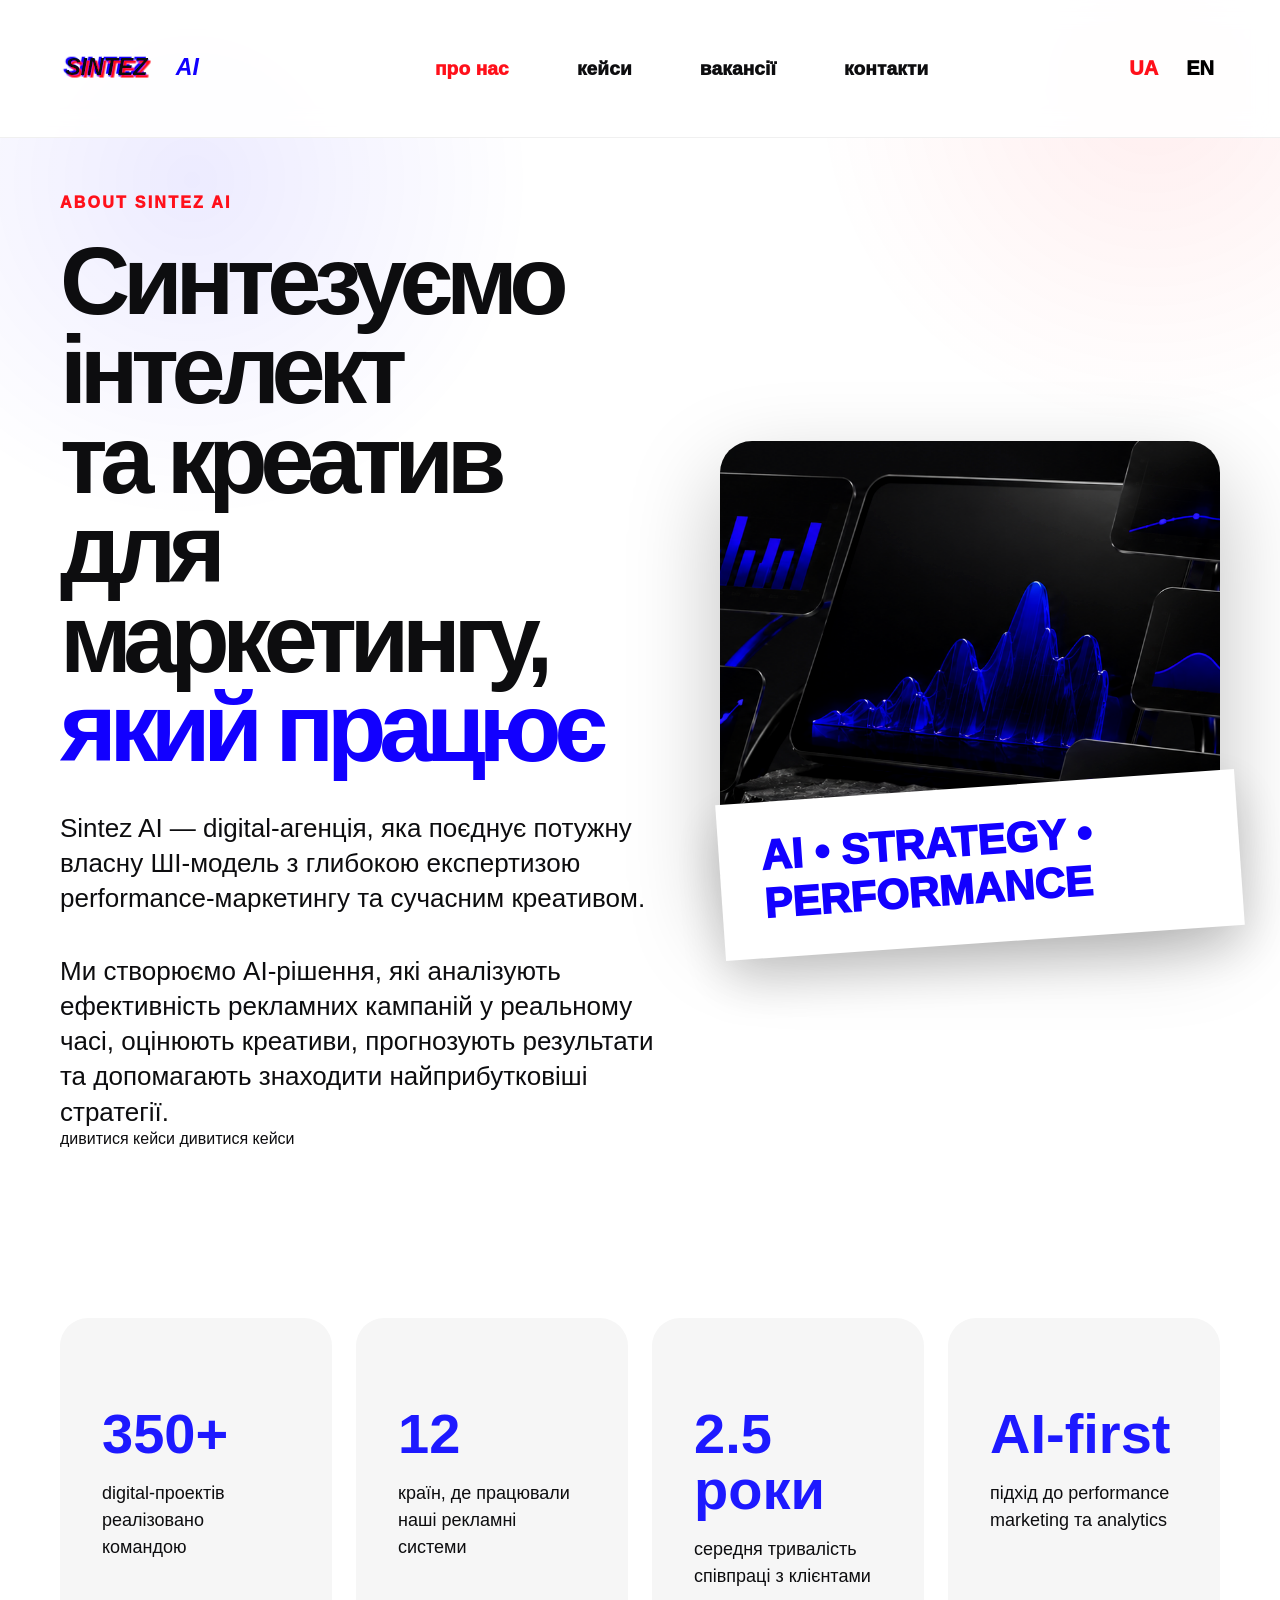
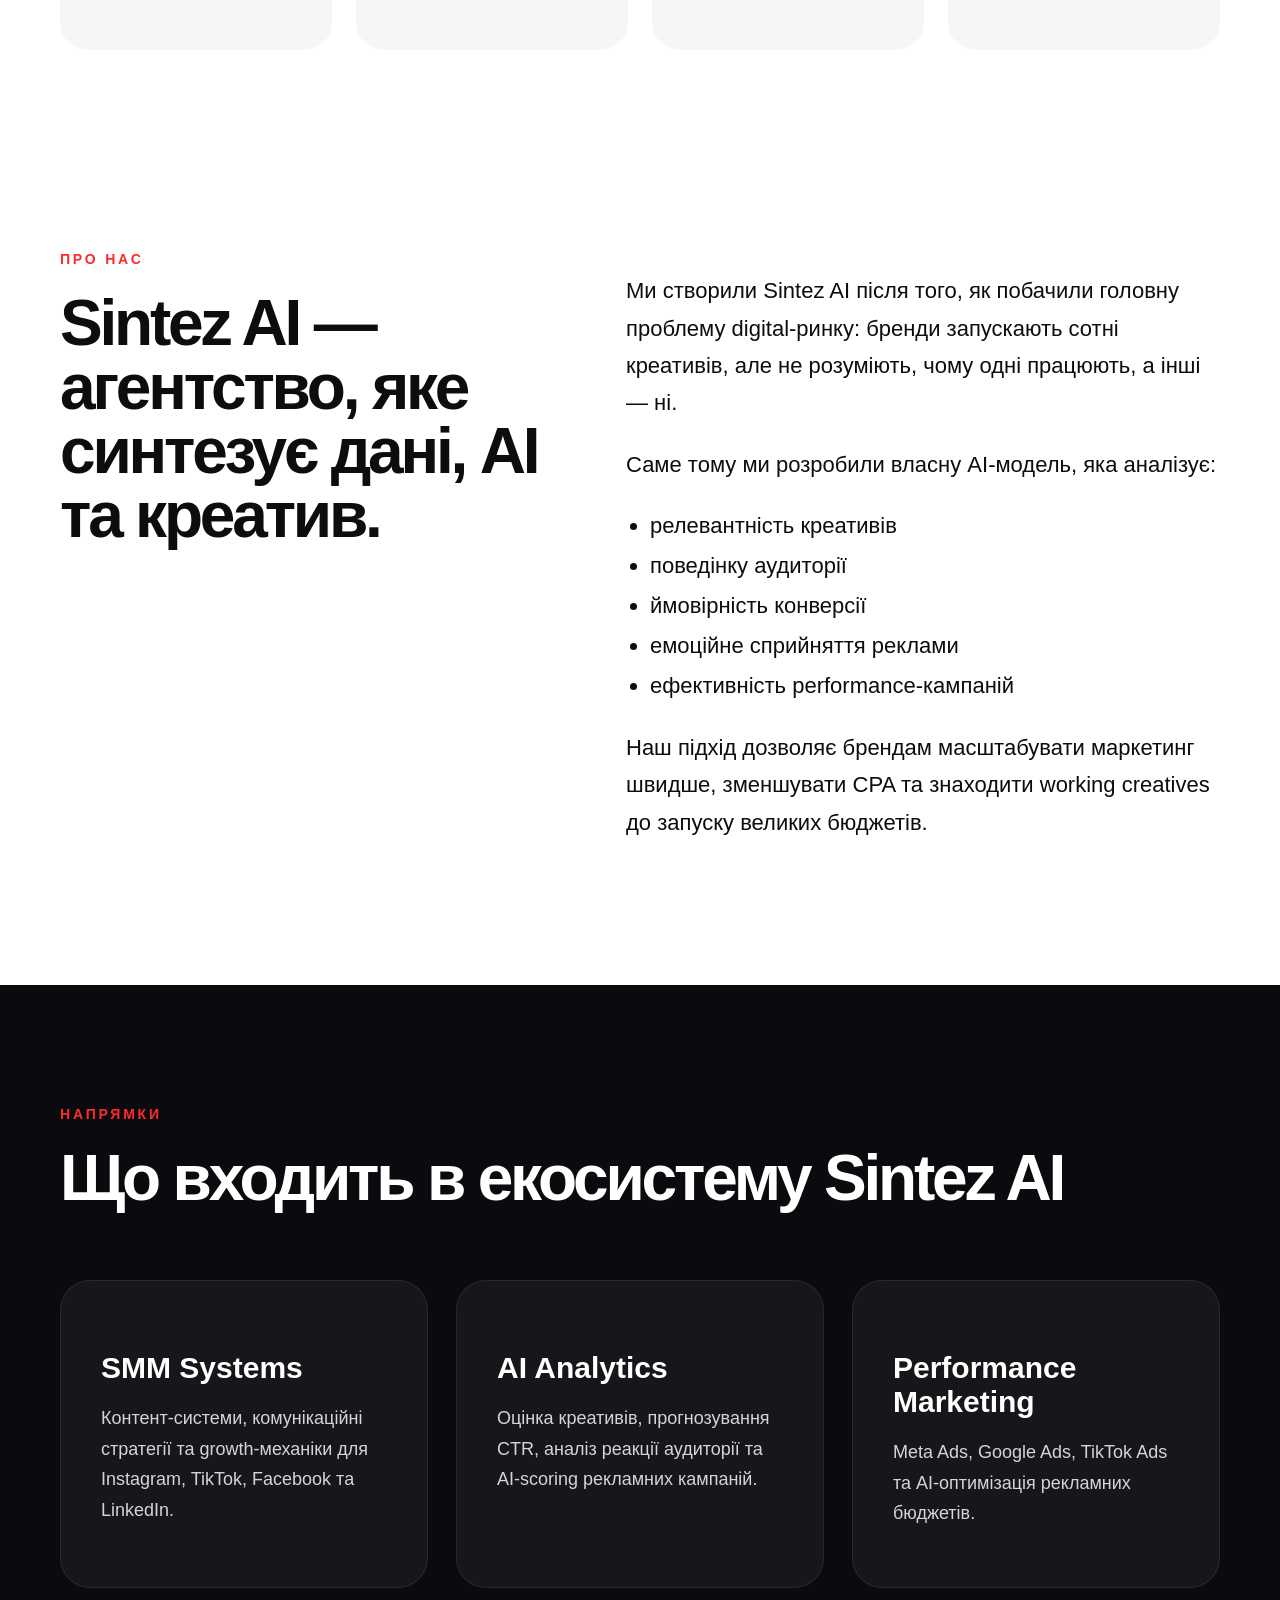
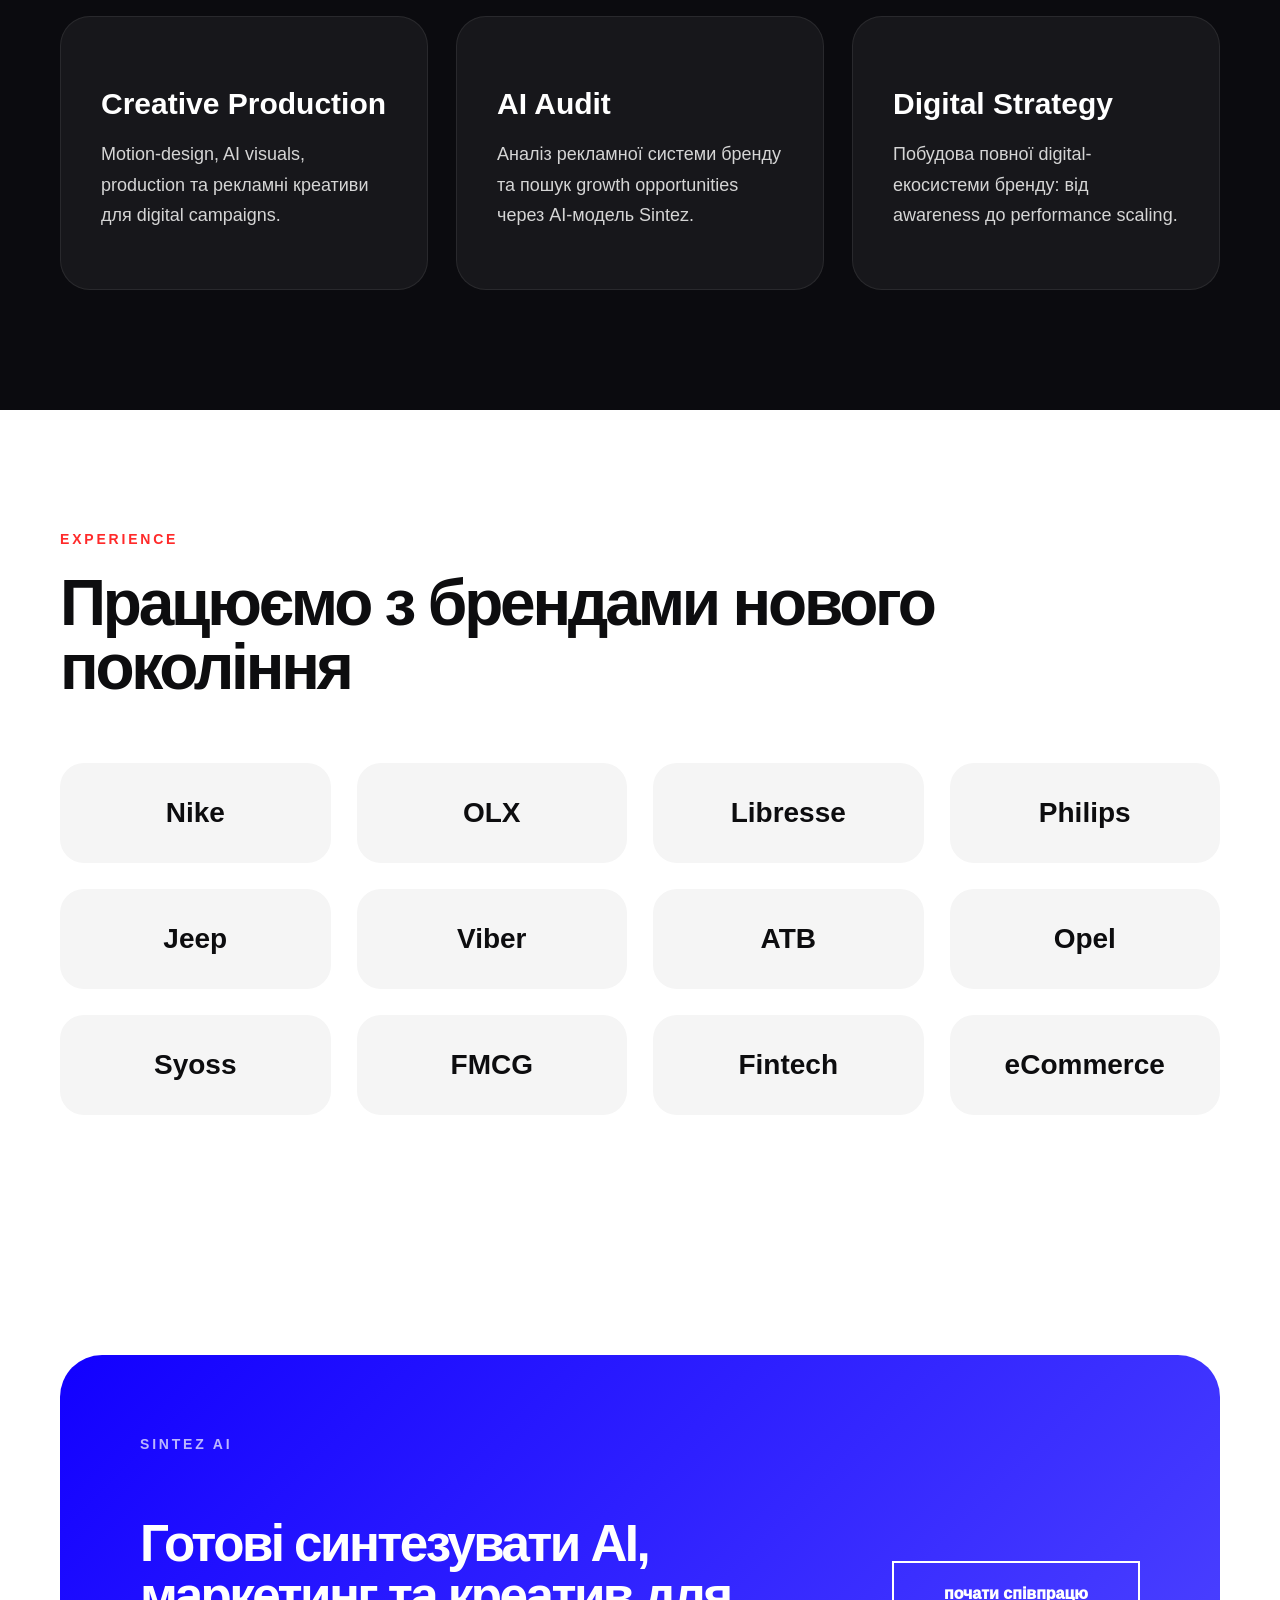
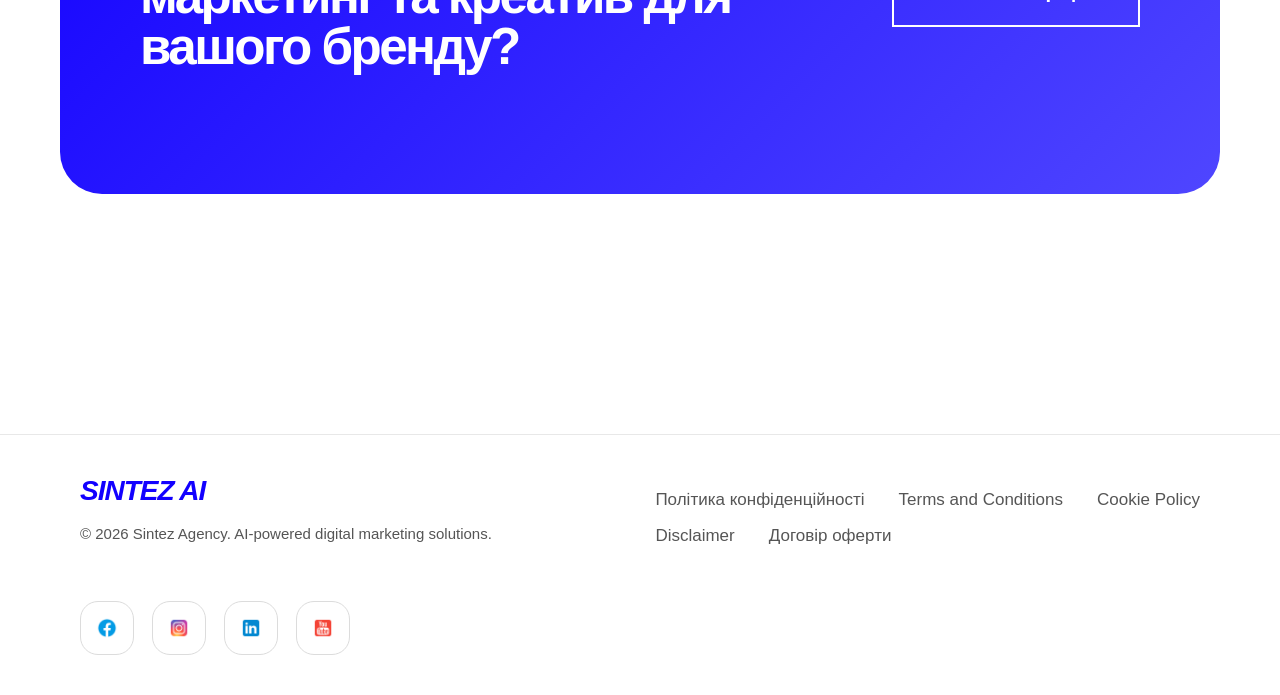
<file: about/index.html>
<!doctype html>
<html lang="uk">
  <head>
    <meta charset="UTF-8" />
    <meta name="viewport" content="width=device-width, initial-scale=1.0" />
    <meta name="generator" content="WordPress 6.8.2" />

    <title>Про нас — Sintez AI</title>

    <meta
      name="description"
      content="Sintez AI — AI-driven digital agency. Performance marketing, AI-аналітика, SMM, creative systems та digital growth."
    />

    <link rel="canonical" href="https://sintez-ai.com/about/" />

    <link
      rel="stylesheet"
      href="/wp-content/themes/sintez-ai/assets/css/style.css"
    />

    <script defer src="/wp-includes/js/wp-polyfill.min.js"></script>
    <script defer src="/wp-content/themes/sintez-ai/assets/js/main.js"></script>
  </head>

  <body>
    <header class="site-header">
      <div class="wrap nav">
        <a href="/">
          <img
            class="logo"
            src="/wp-content/themes/sintez-ai/assets/img/logo.svg"
            alt="Sintez AI"
          />
        </a>

        <button class="burger">☰</button>

        <nav class="menu">
          <a class="active" href="/about/" data-i18n="about">про нас</a>
          <a href="/cases/" data-i18n="cases">кейси</a>
          <a href="/career/" data-i18n="career">вакансії</a>
          <a href="/contacts/" data-i18n="contacts">контакти</a>
        </nav>

        <div class="lang">
          <button data-lang="ua" class="active">UA</button>
          <button data-lang="en">EN</button>
        </div>
      </div>
    </header>

    <main>
      <!-- HERO -->

      <section class="hero wrap">
        <div>
          <div class="kicker">ABOUT SINTEZ AI</div>

          <h1 data-i18n="heroTitle">
            Синтезуємо інтелект<br />
            та креатив для маркетингу,<br />
            <span>який працює</span>
          </h1>

         <p class="lead" data-i18n="heroLead1">
            Sintez AI — digital-агенція, яка поєднує потужну власну ШІ-модель з
            глибокою експертизою performance-маркетингу та сучасним креативом.
          </p>

          <p class="lead" data-i18n="heroLead2">
            Ми створюємо AI-рішення, які аналізують ефективність рекламних
            кампаній у реальному часі, оцінюють креативи, прогнозують результати
            та допомагають знаходити найприбутковіші стратегії.
          </p>

          <span data-i18n="casesBtn">дивитися кейси</span>
            <span>дивитися кейси</span>
          </a>
        </div>

        <div class="hero-art">
          <img
            class="showreel"
            src="/wp-content/themes/sintez-ai/assets/img/showreel2.png"
            alt="About Sintez AI"
          />
          <div class="sticker">AI • STRATEGY • PERFORMANCE</div>
        </div>
      </section>

      <!-- STATS -->

      <section class="stats-section">
        <div class="wrap stats-grid">
          <div class="stat-card">
            <h2>350+</h2>
            <p>digital-проектів реалізовано командою</p>
          </div>

          <div class="stat-card">
            <h2>12</h2>
            <p>країн, де працювали наші рекламні системи</p>
          </div>

          <div class="stat-card">
            <h2>2.5 роки</h2>
            <p>середня тривалість співпраці з клієнтами</p>
          </div>

          <div class="stat-card">
            <h2>AI-first</h2>
            <p>підхід до performance marketing та analytics</p>
          </div>
        </div>
      </section>

      <!-- STORY -->

      <section class="story-section">
        <div class="wrap story-grid">
          <div>
            <span class="eyebrow">ПРО НАС</span>

            <h2 class="section-title">
              Sintez AI — агентство, яке синтезує дані, AI та креатив.
            </h2>
          </div>

          <div class="story-content">
            <p>
              Ми створили Sintez AI після того, як побачили головну проблему
              digital-ринку: бренди запускають сотні креативів, але не
              розуміють, чому одні працюють, а інші — ні.
            </p>

            <p>Саме тому ми розробили власну AI-модель, яка аналізує:</p>

            <ul class="feature-list">
              <li>релевантність креативів</li>
              <li>поведінку аудиторії</li>
              <li>ймовірність конверсії</li>
              <li>емоційне сприйняття реклами</li>
              <li>ефективність performance-кампаній</li>
            </ul>

            <p>
              Наш підхід дозволяє брендам масштабувати маркетинг швидше,
              зменшувати CPA та знаходити working creatives до запуску великих
              бюджетів.
            </p>
          </div>
        </div>
      </section>

      <!-- SERVICES -->

      <section class="services-section">
        <div class="wrap">
          <div class="section-top">
            <span class="eyebrow">НАПРЯМКИ</span>

            <h2 class="section-title">Що входить в екосистему Sintez AI</h2>
          </div>

          <div class="services-grid">
            <div class="service-card">
              <h3>SMM Systems</h3>

              <p>
                Контент-системи, комунікаційні стратегії та growth-механіки для
                Instagram, TikTok, Facebook та LinkedIn.
              </p>
            </div>

            <div class="service-card">
              <h3>AI Analytics</h3>

              <p>
                Оцінка креативів, прогнозування CTR, аналіз реакції аудиторії та
                AI-scoring рекламних кампаній.
              </p>
            </div>

            <div class="service-card">
              <h3>Performance Marketing</h3>

              <p>
                Meta Ads, Google Ads, TikTok Ads та AI-оптимізація рекламних
                бюджетів.
              </p>
            </div>

            <div class="service-card">
              <h3>Creative Production</h3>

              <p>
                Motion-design, AI visuals, production та рекламні креативи для
                digital campaigns.
              </p>
            </div>

            <div class="service-card">
              <h3>AI Audit</h3>

              <p>
                Аналіз рекламної системи бренду та пошук growth opportunities
                через AI-модель Sintez.
              </p>
            </div>

            <div class="service-card">
              <h3>Digital Strategy</h3>

              <p>
                Побудова повної digital-екосистеми бренду: від awareness до
                performance scaling.
              </p>
            </div>
          </div>
        </div>
      </section>

      <!-- BRANDS -->

      <section class="brands-section">
        <div class="wrap">
          <span class="eyebrow">EXPERIENCE</span>

          <h2 class="section-title">Працюємо з брендами нового покоління</h2>

          <div class="brands-grid">
            <span>Nike</span>
            <span>OLX</span>
            <span>Libresse</span>
            <span>Philips</span>
            <span>Jeep</span>
            <span>Viber</span>
            <span>ATB</span>
            <span>Opel</span>
            <span>Syoss</span>
            <span>FMCG</span>
            <span>Fintech</span>
            <span>eCommerce</span>
          </div>
        </div>
      </section>

      <!-- CTA -->

      <section class="about-cta">
        <div class="wrap cta-box">
          <div>
            <span class="eyebrow white-text">SINTEZ AI</span>

            <h2>
              Готові синтезувати AI, маркетинг та креатив для вашого бренду?
            </h2>
          </div>

          <a href="/contacts/?cooperation" class="btn white">
            <span>почати співпрацю</span>
          </a>
        </div>
      </section>
    </main>

    <footer class="footer">
      <div class="footer-left">
        <div class="footer-logo">SINTEZ AI</div>

        <p class="footer-copy">
          © 2026 Sintez Agency. AI-powered digital marketing solutions.
        </p>
      </div>

      <div class="footer-center">
        <div class="footer-links-row">
          <a href="/privacy-policy.html"> Політика конфіденційності </a>

          <a href="/terms-and-conditions.html"> Terms and Conditions </a>

          <a href="/cookie-policy.html"> Cookie Policy </a>
        </div>

        <div class="footer-links-row">
          <a href="/disclaimer.html"> Disclaimer </a>

          <a href="/offer-agreement.html"> Договір оферти </a>
        </div>
      </div>

      <div class="footer-right">
        <a href="https://facebook.com/" target="_blank" class="social-link">
          <img
            src="/wp-content/themes/sintez-ai/assets/img/icons/facebook.png"
            alt="Facebook"
          />
        </a>

        <a href="https://instagram.com/" target="_blank" class="social-link">
          <img
            src="/wp-content/themes/sintez-ai/assets/img/icons/instagram.png"
            alt="Instagram"
          />
        </a>

        <a href="https://linkedin.com/" target="_blank" class="social-link">
          <img
            src="/wp-content/themes/sintez-ai/assets/img/icons/linkedin.png"
            alt="LinkedIn"
          />
        </a>

        <a href="https://youtube.com/" target="_blank" class="social-link">
          <img
            src="/wp-content/themes/sintez-ai/assets/img/icons/youtube.png"
            alt="YouTube"
          />
        </a>
      </div>
    </footer>
    <!-- COOKIE POPUP -->

    <div class="cookie-popup" id="cookiePopup">
      <div class="cookie-popup-content">
        <div class="cookie-popup-text">
          <h3>🍪 Cookie Policy</h3>

          <p>
            Ми використовуємо cookies для покращення роботи сайту, AI-аналітики
            та персоналізації контенту.
          </p>
        </div>

        <div class="cookie-popup-actions">
          <a href="/cookie-policy.html" class="cookie-link"> Детальніше </a>

          <button id="acceptCookies" class="cookie-btn">Прийняти</button>
        </div>
      </div>
    </div>
    <script>
const translations = {
  ua: {
    about: "про нас",
    cases: "кейси",
    career: "вакансії",
    contacts: "контакти",

    heroTitle:
      "Синтезуємо інтелект<br>та креатив для маркетингу,<br><span>який працює</span>",

    heroLead1:
      "Sintez AI — digital-агенція, яка поєднує потужну власну ШІ-модель з глибокою експертизою performance-маркетингу та сучасним креативом.",

    heroLead2:
      "Ми створюємо AI-рішення, які аналізують ефективність рекламних кампаній у реальному часі, оцінюють креативи, прогнозують результати та допомагають знаходити найприбутковіші стратегії.",

    casesBtn: "дивитися кейси"
  },

  en: {
    about: "about",
    cases: "cases",
    career: "career",
    contacts: "contacts",

    heroTitle:
      "We combine intelligence<br>and creativity for marketing<br><span>that performs</span>",

    heroLead1:
      "Sintez AI is a digital agency combining a powerful proprietary AI model with deep expertise in performance marketing and modern creative production.",

    heroLead2:
      "We build AI solutions that analyze campaign performance in real time, evaluate creatives, predict results, and identify the most profitable strategies.",

    casesBtn: "view cases"
  }
};

const langButtons = document.querySelectorAll(".lang button");

langButtons.forEach((button) => {
  button.addEventListener("click", () => {
    langButtons.forEach((btn) => btn.classList.remove("active"));

    button.classList.add("active");

    const lang = button.dataset.lang;

    document.querySelectorAll("[data-i18n]").forEach((element) => {
      const key = element.dataset.i18n;

      if (translations[lang][key]) {
        element.innerHTML = translations[lang][key];
      }
    });
  });
});
</script>
  </body>
</html>
</file>
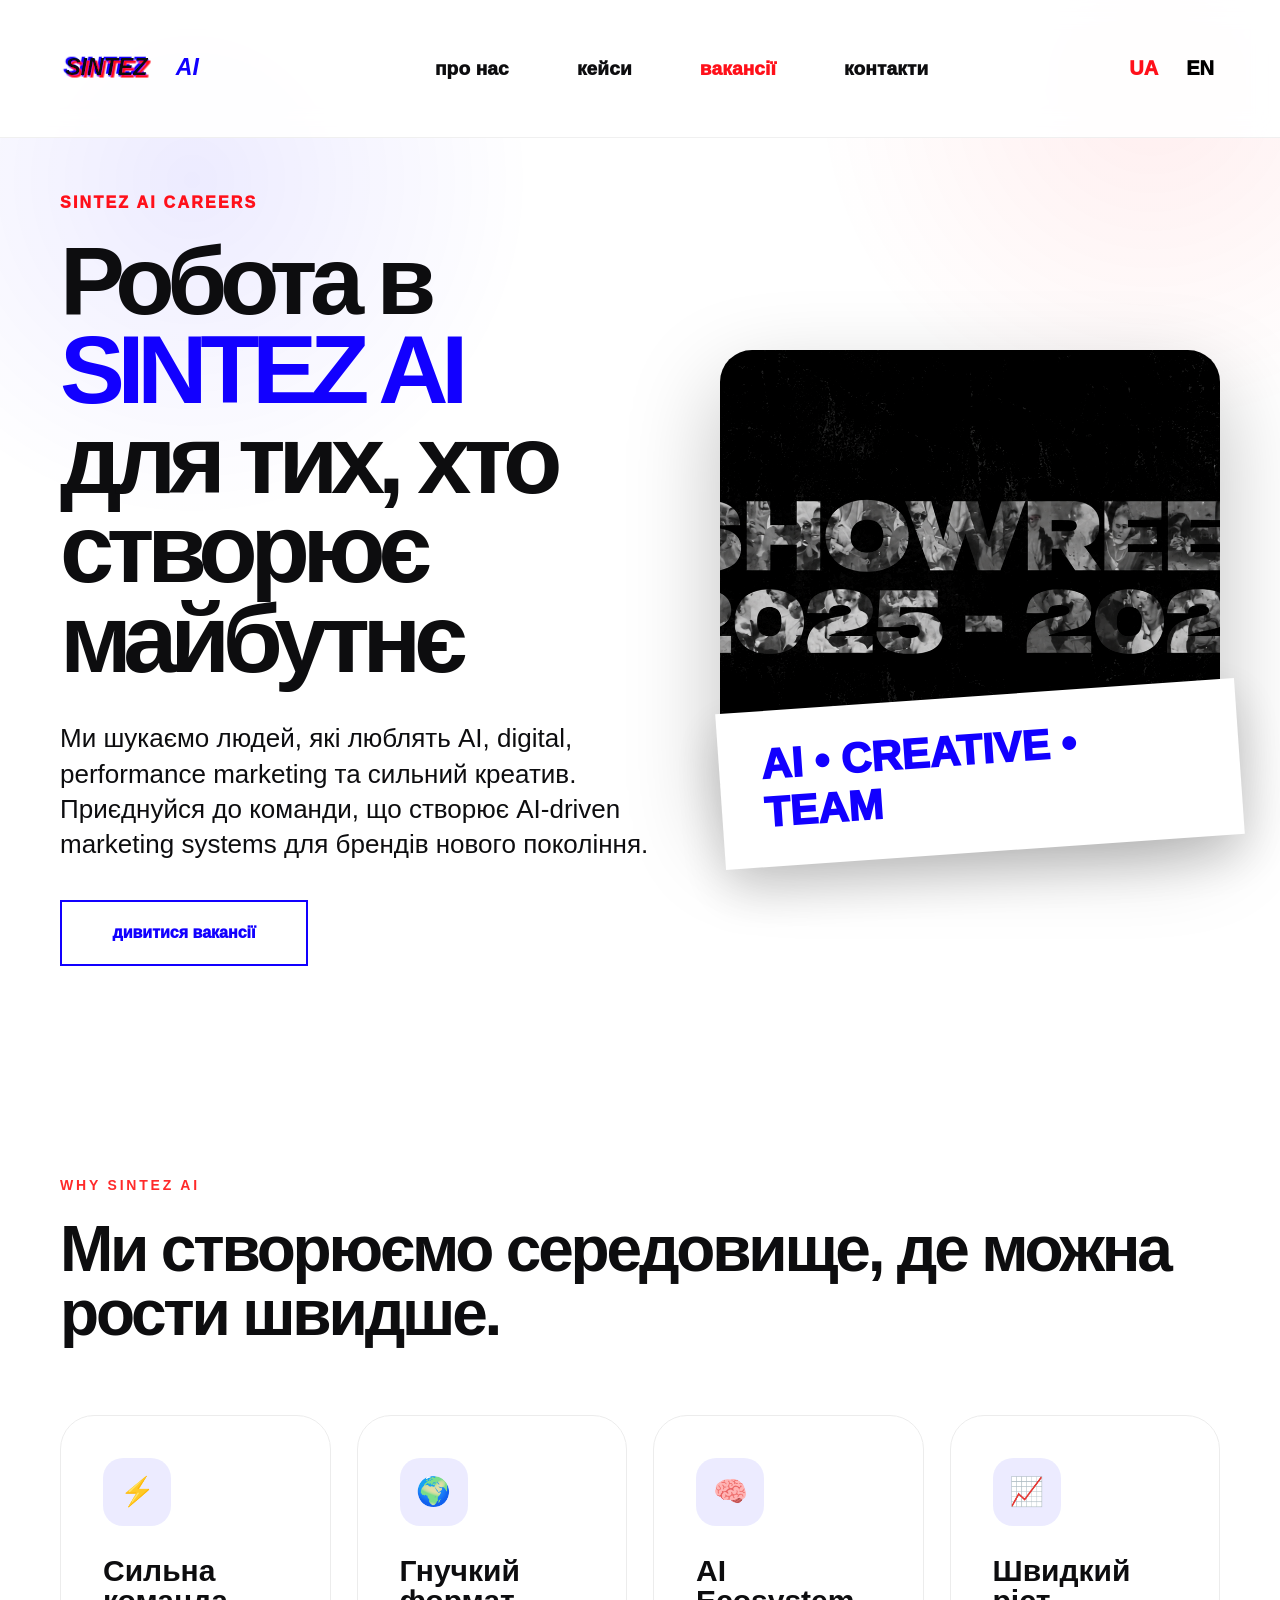
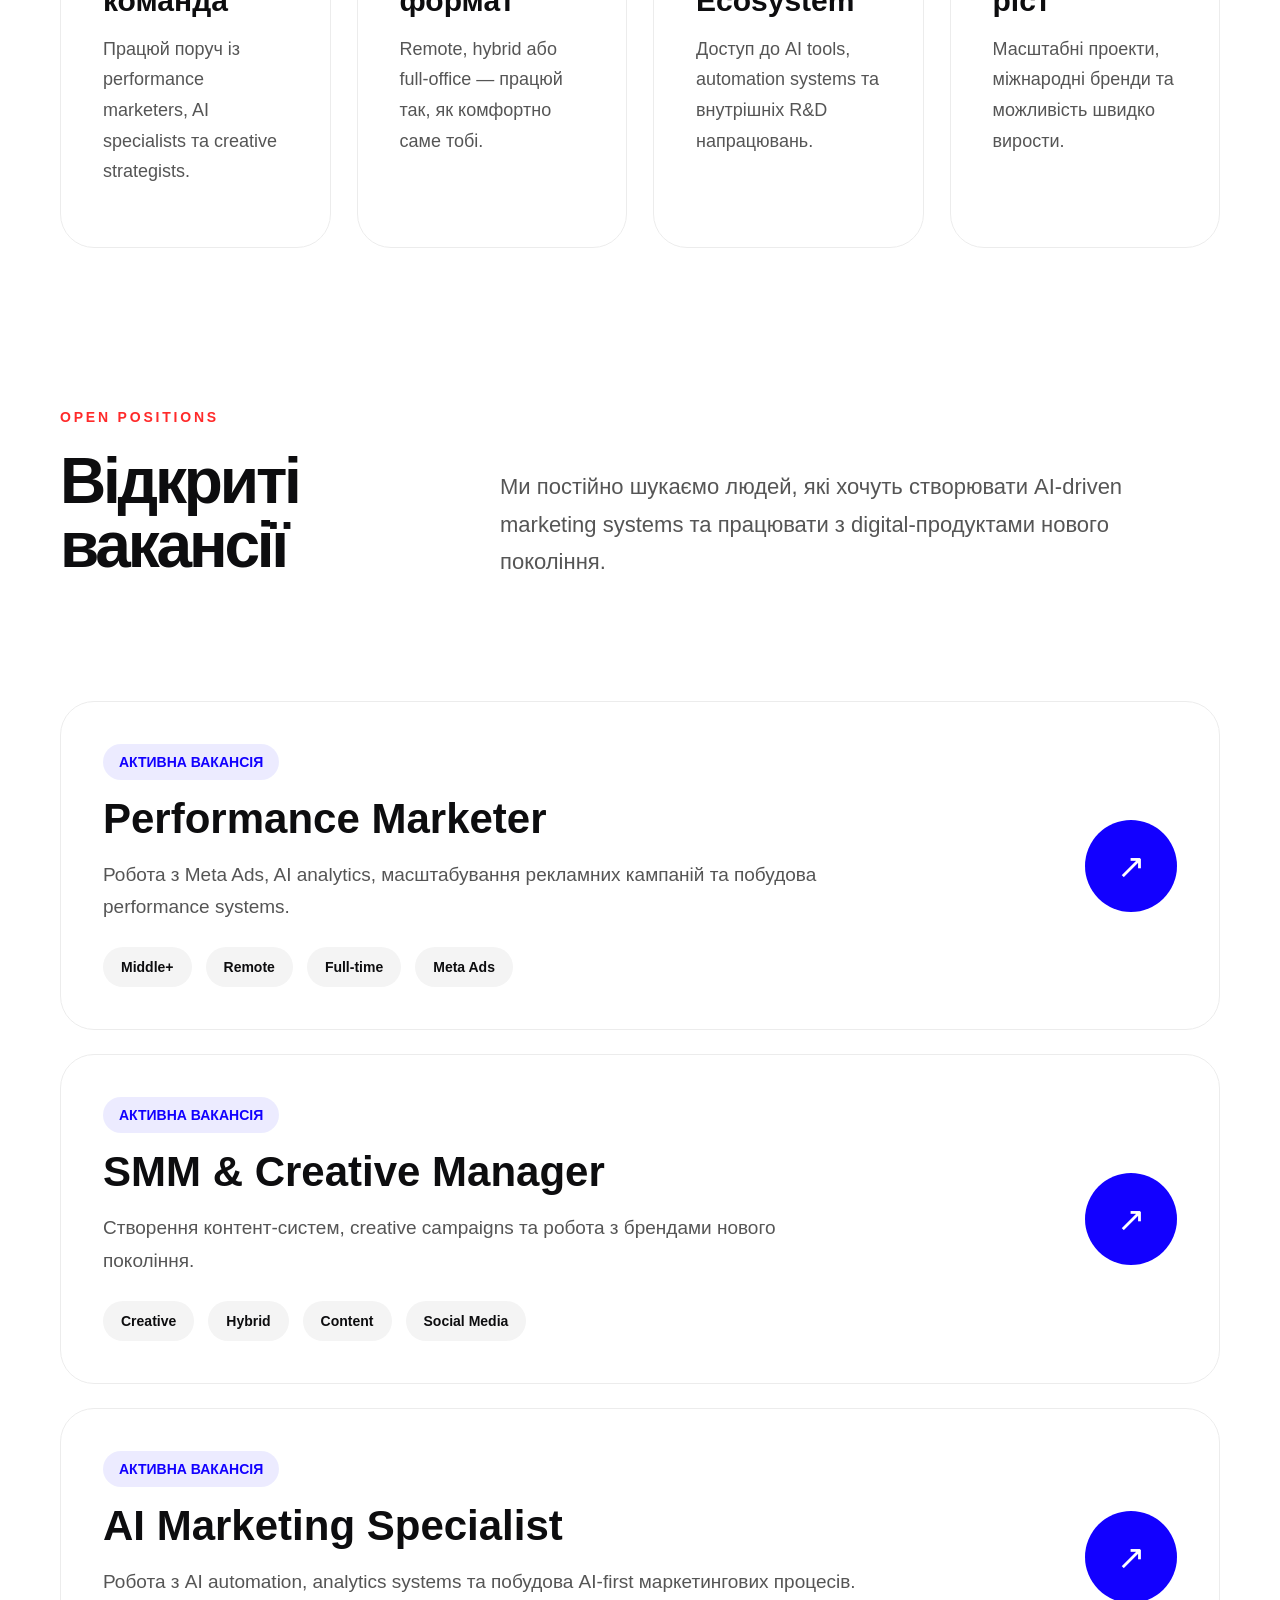
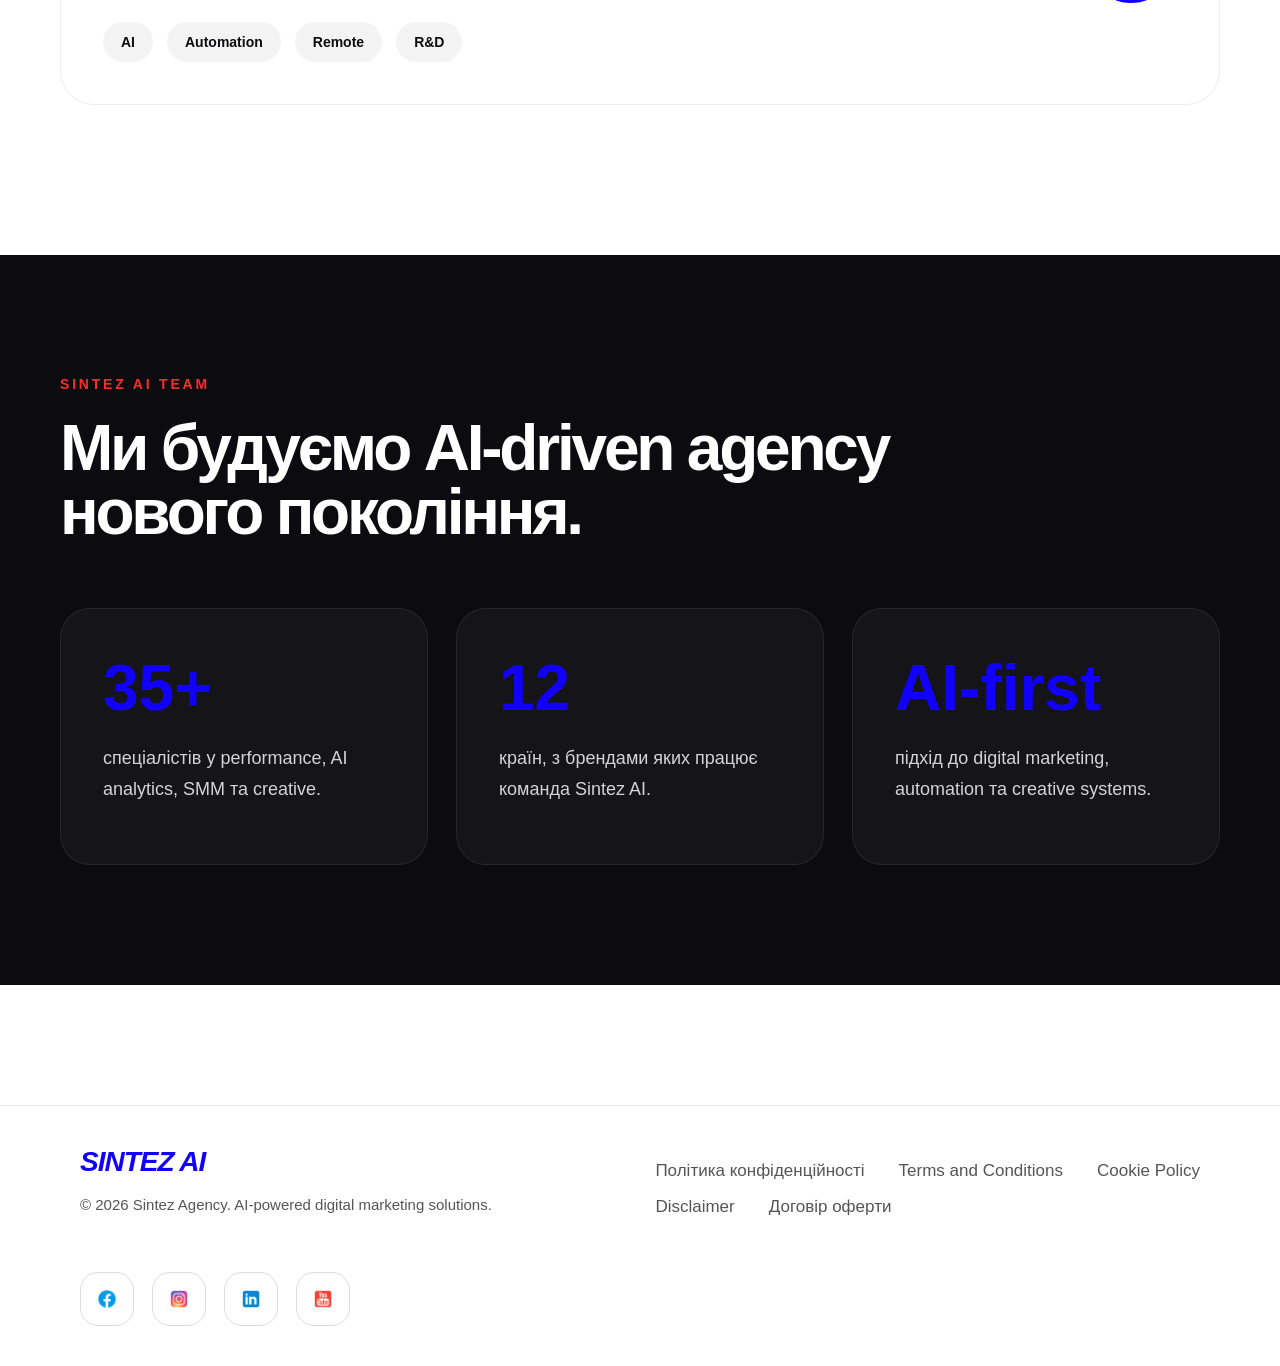
<file: career/index.html>
<!doctype html>
<html lang="uk">
  <head>
    <meta charset="UTF-8" />
    <meta name="viewport" content="width=device-width, initial-scale=1.0" />
    <meta name="generator" content="WordPress 6.8.2" />

    <title>Карʼєра — Sintez AI</title>

    <meta
      name="description"
      content="Приєднуйся до команди Sintez AI — AI-driven digital agency нового покоління."
    />

    <link
      rel="stylesheet"
      href="/wp-content/themes/sintez-ai/assets/css/style.css"
    />


    </style>
  </head>

  <body>
    <header class="site-header">
      <div class="wrap nav">
        <a href="/">
          <img
            class="logo"
            src="/wp-content/themes/sintez-ai/assets/img/logo.svg"
            alt="Sintez AI"
          />
        </a>

        <button class="burger">☰</button>

        <nav class="menu">
        <a href="/about/" data-i18n="about">про нас</a>

        <a href="/cases/" data-i18n="cases">
          кейси
        </a>

        <a
          href="/career/"
          class="active"
          data-i18n="career"
        >
          вакансії
        </a>

        <a href="/contacts/" data-i18n="contacts">
          контакти
        </a>
        </nav>

        <div class="lang">
        <button data-lang="ua" class="active">
          UA
        </button>

        <button data-lang="en">
          EN
        </button>
        </div>
      </div>
    </header>

    <main>
      <section class="hero wrap">
  <div>

<div class="kicker" data-i18n="career_kicker">
  SINTEZ AI CAREERS
</div>

    <h1 data-i18n="hero_title">
      Робота в<br />
      <span>SINTEZ AI</span><br />
      для тих, хто створює майбутнє
    </h1>

    <p class="lead" data-i18n="hero_desc">
      Ми шукаємо людей, які люблять AI, digital,
      performance marketing та сильний креатив.
      Приєднуйся до команди, що створює AI-driven
      marketing systems для брендів нового покоління.
    </p>

    <a class="btn" href="#vacancies">
      <span data-i18n="hero_btn">
  дивитися вакансії
</span>
    </a>

  </div>

  <div class="hero-art">

    <img
      class="showreel"
      src="/wp-content/themes/sintez-ai/assets/img/showreel-2025-2026.png"
      alt="Sintez AI Careers"
    />

    <div class="sticker">
      AI • CREATIVE • TEAM
    </div>

  </div>
</section>

      <section class="benefits-modern wrap">
        <div class="eyebrow">WHY SINTEZ AI</div>

        <h2 class="section-title">
          Ми створюємо середовище, де можна рости швидше.
        </h2>

        <div class="benefits-grid">
          <div class="benefit-card">
            <div class="benefit-icon">⚡</div>

            <h3>Сильна команда</h3>

            <p>
              Працюй поруч із performance marketers, AI specialists та creative
              strategists.
            </p>
          </div>

          <div class="benefit-card">
            <div class="benefit-icon">🌍</div>

            <h3>Гнучкий формат</h3>

            <p>
              Remote, hybrid або full-office — працюй так, як комфортно саме
              тобі.
            </p>
          </div>

          <div class="benefit-card">
            <div class="benefit-icon">🧠</div>

            <h3>AI Ecosystem</h3>

            <p>
              Доступ до AI tools, automation systems та внутрішніх R&D
              напрацювань.
            </p>
          </div>

          <div class="benefit-card">
            <div class="benefit-icon">📈</div>

            <h3>Швидкий ріст</h3>

            <p>
              Масштабні проекти, міжнародні бренди та можливість швидко вирости.
            </p>
          </div>
        </div>
      </section>

      <section class="vacancies-modern wrap" id="vacancies">
        <div class="vacancies-header">
          <div>
            <div class="eyebrow">OPEN POSITIONS</div>

            <h2 class="section-title">Відкриті вакансії</h2>
          </div>

          <p>
            Ми постійно шукаємо людей, які хочуть створювати AI-driven marketing
            systems та працювати з digital-продуктами нового покоління.
          </p>
        </div>

        <div class="vacancy-list">
          <a href="#" class="vacancy-card">
            <div class="vacancy-left">
              <div class="vacancy-tag">АКТИВНА ВАКАНСІЯ</div>

              <h3>Performance Marketer</h3>

              <p>
                Робота з Meta Ads, AI analytics, масштабування рекламних
                кампаній та побудова performance systems.
              </p>

              <div class="vacancy-meta">
                <span>Middle+</span>
                <span>Remote</span>
                <span>Full-time</span>
                <span>Meta Ads</span>
              </div>
            </div>

            <div class="vacancy-arrow">↗</div>
          </a>

          <a href="#" class="vacancy-card">
            <div class="vacancy-left">
              <div class="vacancy-tag">АКТИВНА ВАКАНСІЯ</div>

              <h3>SMM & Creative Manager</h3>

              <p>
                Створення контент-систем, creative campaigns та робота з
                брендами нового покоління.
              </p>

              <div class="vacancy-meta">
                <span>Creative</span>
                <span>Hybrid</span>
                <span>Content</span>
                <span>Social Media</span>
              </div>
            </div>

            <div class="vacancy-arrow">↗</div>
          </a>

          <a href="#" class="vacancy-card">
            <div class="vacancy-left">
              <div class="vacancy-tag">АКТИВНА ВАКАНСІЯ</div>

              <h3>AI Marketing Specialist</h3>

              <p>
                Робота з AI automation, analytics systems та побудова AI-first
                маркетингових процесів.
              </p>

              <div class="vacancy-meta">
                <span>AI</span>
                <span>Automation</span>
                <span>Remote</span>
                <span>R&D</span>
              </div>
            </div>

            <div class="vacancy-arrow">↗</div>
          </a>
        </div>
      </section>

      <section class="career-band">
        <div class="wrap">
          <div class="eyebrow">SINTEZ AI TEAM</div>

          <h2 class="section-title" style="color: white; max-width: 900px">
            Ми будуємо AI-driven agency нового покоління.
          </h2>

          <div class="career-band-grid">
            <div class="career-stat">
              <h2>35+</h2>

              <p>спеціалістів у performance, AI analytics, SMM та creative.</p>
            </div>

            <div class="career-stat">
              <h2>12</h2>

              <p>країн, з брендами яких працює команда Sintez AI.</p>
            </div>

            <div class="career-stat">
              <h2>AI-first</h2>

              <p>
                підхід до digital marketing, automation та creative systems.
              </p>
            </div>
          </div>
        </div>
      </section>
    </main>

    <footer class="footer">
      <div class="footer-left">
        <div class="footer-logo">SINTEZ AI</div>

        <p class="footer-copy">
          © 2026 Sintez Agency. AI-powered digital marketing solutions.
        </p>
      </div>

      <div class="footer-center">
        <div class="footer-links-row">
          <a href="/privacy-policy.html"> Політика конфіденційності </a>

          <a href="/terms-and-conditions.html"> Terms and Conditions </a>

          <a href="/cookie-policy.html"> Cookie Policy </a>
        </div>

        <div class="footer-links-row">
          <a href="/disclaimer.html"> Disclaimer </a>

          <a href="/offer-agreement.html"> Договір оферти </a>
        </div>
      </div>

      <div class="footer-right">
        <a href="https://facebook.com/" target="_blank" class="social-link">
          <img
            src="/wp-content/themes/sintez-ai/assets/img/icons/facebook.png"
            alt="Facebook"
          />
        </a>

        <a href="https://instagram.com/" target="_blank" class="social-link">
          <img
            src="/wp-content/themes/sintez-ai/assets/img/icons/instagram.png"
            alt="Instagram"
          />
        </a>

        <a href="https://linkedin.com/" target="_blank" class="social-link">
          <img
            src="/wp-content/themes/sintez-ai/assets/img/icons/linkedin.png"
            alt="LinkedIn"
          />
        </a>

        <a href="https://youtube.com/" target="_blank" class="social-link">
          <img
            src="/wp-content/themes/sintez-ai/assets/img/icons/youtube.png"
            alt="YouTube"
          />
        </a>
      </div>
    </footer>
    <!-- COOKIE POPUP -->

<div class="cookie-popup" id="cookiePopup">

  <div class="cookie-popup-content">

    <div class="cookie-popup-text">

      <h3>
        🍪 Cookie Policy
      </h3>

      <p>
        Ми використовуємо cookies для
        покращення роботи сайту,
        AI-аналітики та персоналізації контенту.
      </p>

    </div>

    <div class="cookie-popup-actions">

      <a
        href="/cookie-policy.html"
        class="cookie-link"
      >
        Детальніше
      </a>

      <button
        id="acceptCookies"
        class="cookie-btn"
      >
        Прийняти
      </button>

    </div>

  </div>

</div>

<script>
const translations = {
  ua: {
    about: "про нас",
    cases: "кейси",
    career: "вакансії",
    contacts: "контакти",

    career_kicker: "SINTEZ AI CAREERS",

    hero_title:
      "Робота в<br><span>SINTEZ AI</span><br>для тих, хто створює майбутнє",

    hero_desc:
      "Ми шукаємо людей, які люблять AI, digital, performance marketing та сильний креатив. Приєднуйся до команди, що створює AI-driven marketing systems для брендів нового покоління.",

    hero_btn: "дивитися вакансії"
  },

  en: {
    about: "about",
    cases: "cases",
    career: "careers",
    contacts: "contacts",

    career_kicker: "SINTEZ AI CAREERS",

    hero_title:
      "Work at<br><span>SINTEZ AI</span><br>for those building the future",

    hero_desc:
      "We are looking for people passionate about AI, digital, performance marketing, and strong creative systems. Join the team building AI-driven marketing systems for next-generation brands.",

    hero_btn: "view vacancies"
  }
};

const langButtons = document.querySelectorAll("[data-lang]");

langButtons.forEach((button) => {
  button.addEventListener("click", () => {

    langButtons.forEach((b) =>
      b.classList.remove("active")
    );

    button.classList.add("active");

    const lang = button.dataset.lang;

    document.querySelectorAll("[data-i18n]").forEach((element) => {

      const key = element.dataset.i18n;

      if (translations[lang][key]) {
        element.innerHTML = translations[lang][key];
      }

    });

  });
});
</script>
  </body>
</html>
</file>
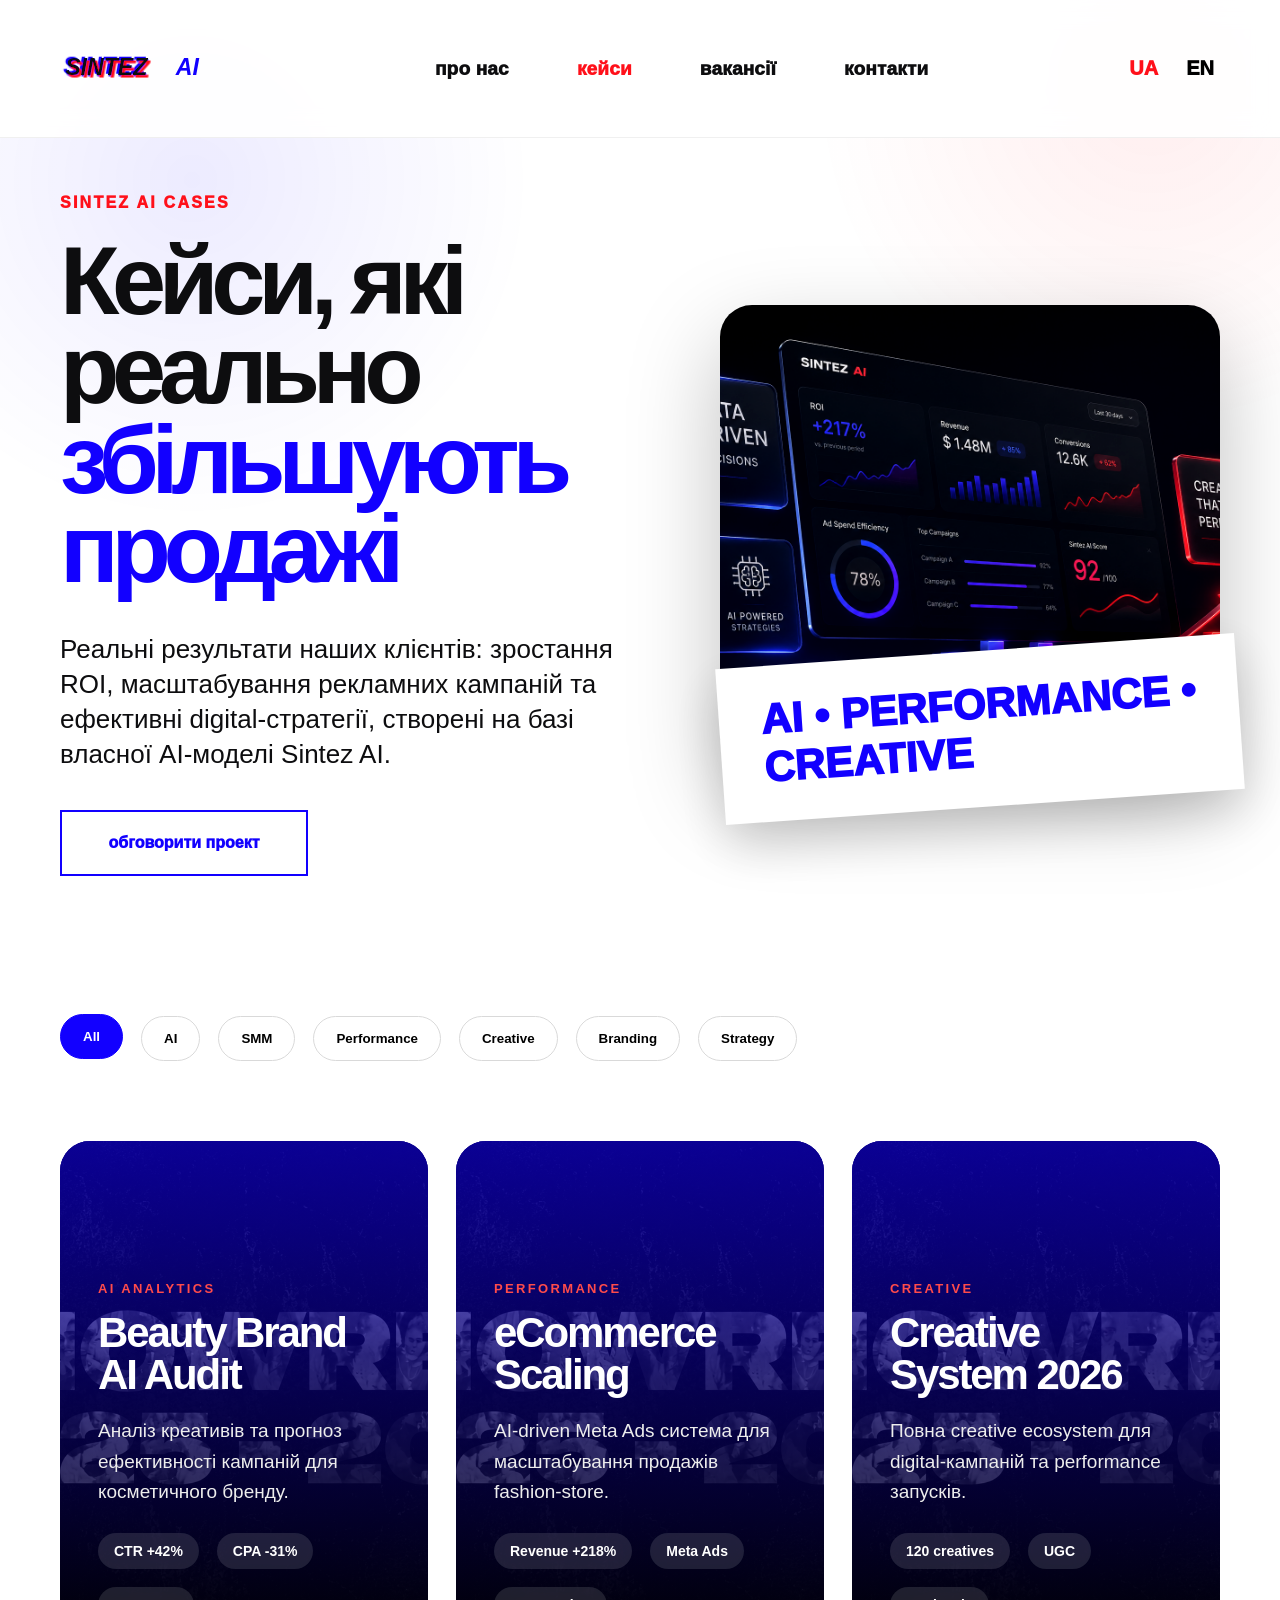
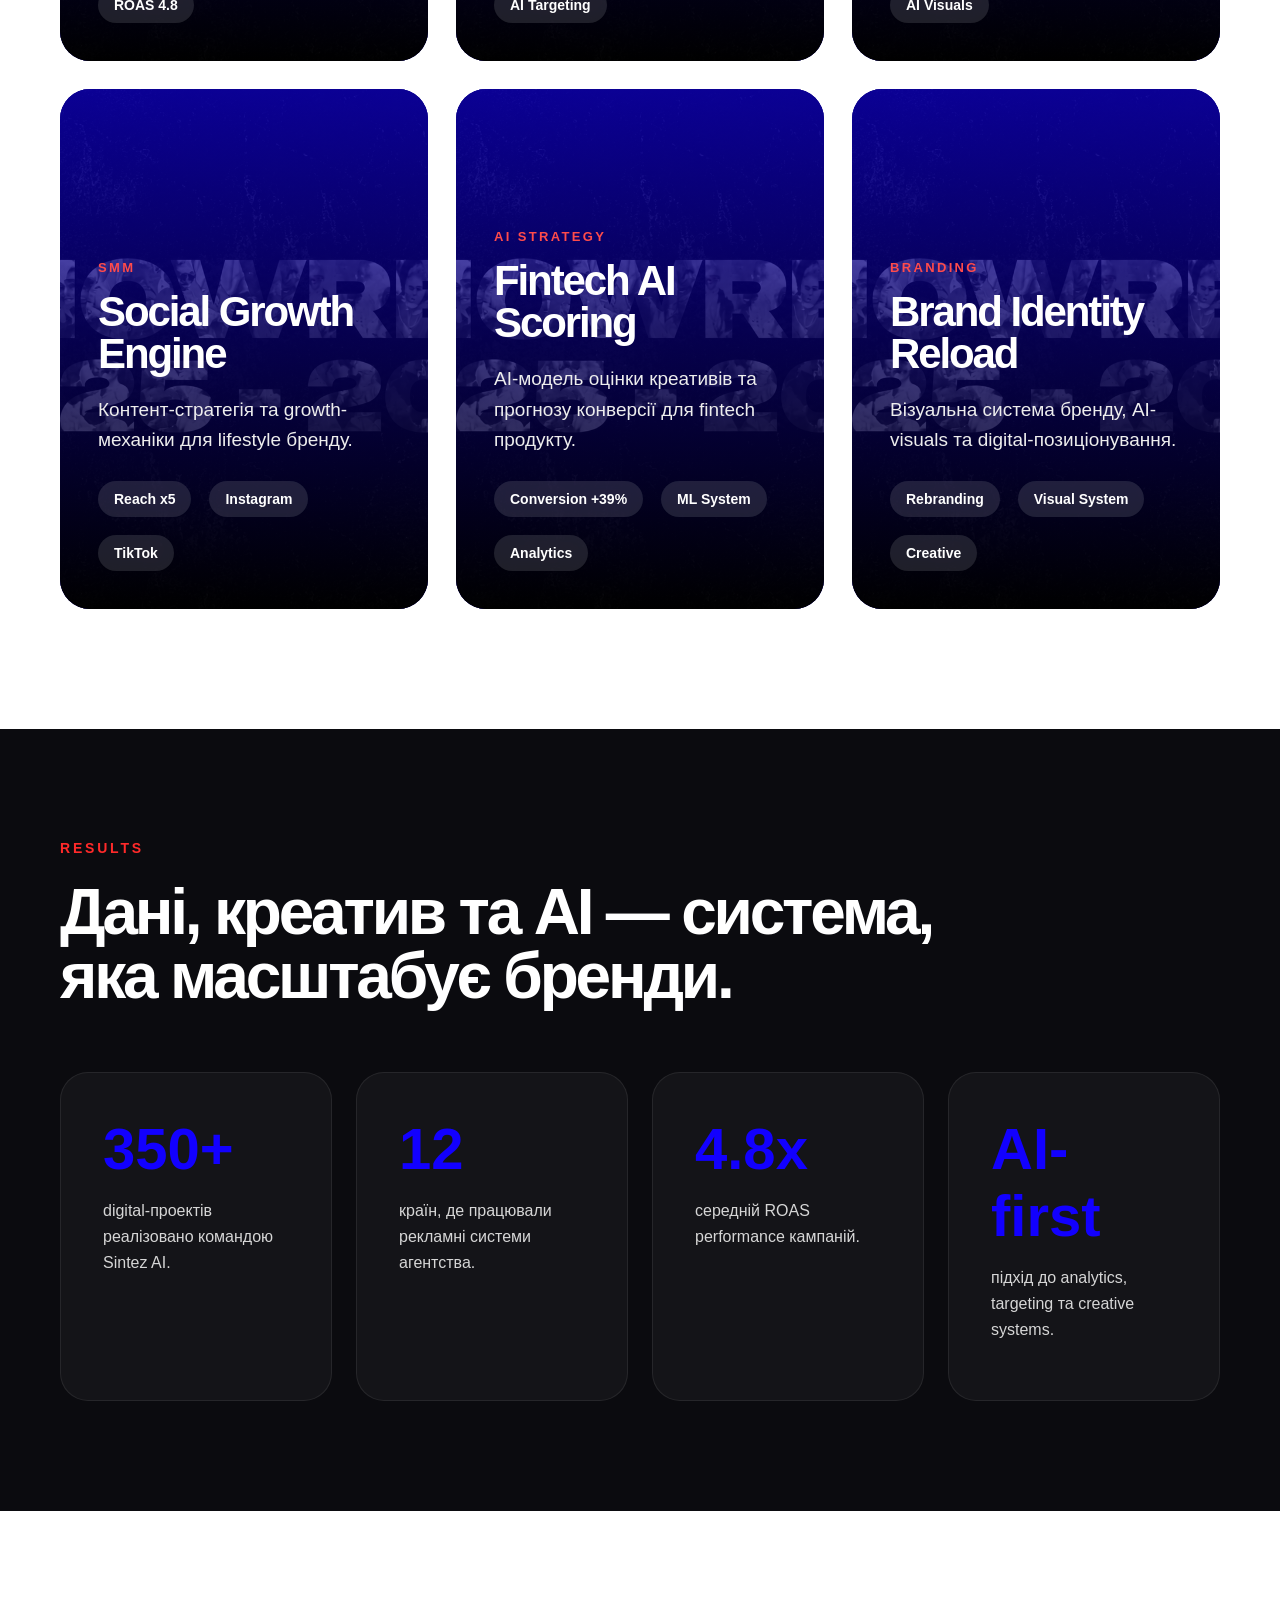
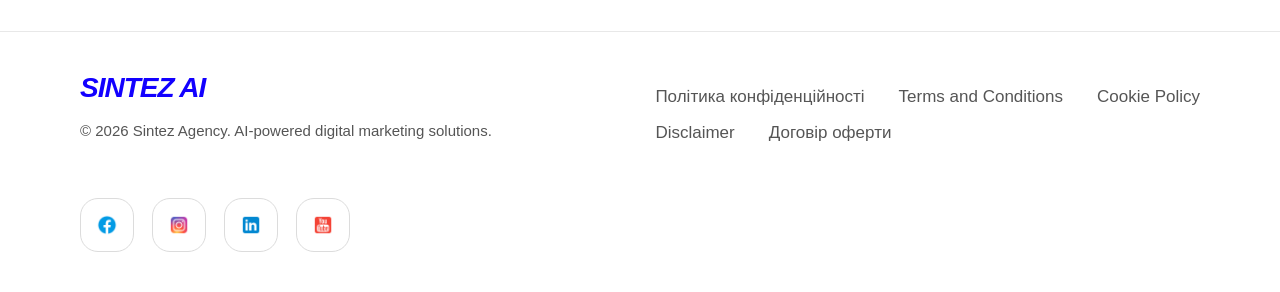
<file: cases/index.html>
<!doctype html>
<html lang="uk">
  <head>
    <meta charset="UTF-8" />
    <meta name="viewport" content="width=device-width, initial-scale=1.0" />
    <title>Cases — Sintez AI</title>

    <link
      rel="stylesheet"
      href="/wp-content/themes/sintez-ai/assets/css/style.css"
    />

    <style>
      .cases-hero {
        padding: 120px 0 80px;
        background: linear-gradient(to right, #f4f4f6, #f8f2f3);
      }

      .cases-hero-grid {
        display: grid;
        grid-template-columns: 1fr 420px;
        gap: 70px;
        align-items: center;
      }

      .cases-title {
        font-size: clamp(54px, 6vw, 110px);
        line-height: 0.9;
        letter-spacing: -0.07em;
        margin: 0 0 28px;
        font-weight: 900;
        max-width: 900px;
      }

      .cases-title span {
        color: #1200ff;
      }

      .cases-desc {
        font-size: 24px;
        line-height: 1.6;
        max-width: 780px;
        color: #202020;
      }

      .cases-preview {
        position: relative;
        width: 100%;
        max-width: 720px;
        margin-left: auto;
      }

      .cases-preview img {
        width: 100%;
        min-width: 620px;
        border-radius: 34px;
        box-shadow: 0 30px 80px rgba(0, 0, 0, 0.16);
        object-fit: cover;
        display: block;
      }

      .floating-badge {
        position: absolute;
        right: -30px;
        bottom: -22px;
        background: #fff;
        color: #2b22ff;
        padding: 20px 34px;
        border-radius: 22px;
        font-weight: 700;
        font-size: 18px;
        box-shadow: 0 18px 40px rgba(0, 0, 0, 0.12);
      }

      .cases-filters {
        padding: 50px 0 80px;
      }

      .filters-row {
        display: flex;
        flex-wrap: wrap;
        gap: 18px;
      }

      .filter-btn {
        padding: 14px 22px;
        border-radius: 999px;
        border: 1px solid #d9d9d9;
        background: white;
        font-weight: 800;
        transition: 0.25s;
        cursor: pointer;
      }

      .filter-btn:hover,
      .filter-btn.active {
        background: #1200ff;
        color: white;
        border-color: #1200ff;
        transform: translateY(-2px);
      }

      .cases-grid-advanced {
        display: grid;
        grid-template-columns: repeat(3, 1fr);
        gap: 28px;
        padding-bottom: 120px;
      }

      .case-item {
        position: relative;
        overflow: hidden;
        border-radius: 30px;
        min-height: 520px;
        background: #1200ff;
        color: white;
        isolation: isolate;
      }

      .case-item img {
        position: absolute;
        inset: 0;
        width: 100%;
        height: 100%;
        object-fit: cover;
        transition: transform 0.7s ease;
        filter: grayscale(0.1);
      }

      .case-overlay {
        position: absolute;
        inset: 0;
        background: linear-gradient(
          to top,
          rgba(0, 0, 0, 0.88),
          rgba(18, 0, 255, 0.58)
        );
        transition: 0.4s;
      }

      .case-content {
        position: relative;
        z-index: 2;
        height: 100%;
        display: flex;
        flex-direction: column;
        justify-content: flex-end;
        padding: 38px;
      }

      .case-category {
        font-size: 13px;
        font-weight: 900;
        letter-spacing: 0.18em;
        color: #ff4b4b;
        margin-bottom: 16px;
        text-transform: uppercase;
      }

      .case-item h3 {
        font-size: 42px;
        line-height: 1;
        margin: 0 0 20px;
        font-weight: 900;
        letter-spacing: -0.05em;
      }

      .case-item p {
        font-size: 19px;
        line-height: 1.6;
        margin: 0 0 26px;
        color: #ededed;
      }

      .case-stats {
        display: flex;
        gap: 18px;
        flex-wrap: wrap;
      }

      .case-stats span {
        padding: 10px 16px;
        border-radius: 999px;
        background: rgba(255, 255, 255, 0.12);
        backdrop-filter: blur(10px);
        font-size: 14px;
        font-weight: 800;
      }

      .case-item:hover img {
        transform: scale(1.12);
      }

      .case-item:hover .case-overlay {
        background: linear-gradient(
          to top,
          rgba(255, 16, 26, 0.9),
          rgba(18, 0, 255, 0.72)
        );
      }

      .case-item.is-hidden {
        display: none;
      }

      .case-item:hover {
        transform: translateY(-8px);
        transition: 0.35s;
      }

      .results-band {
        padding: 110px 0;
        background: #0b0b0f;
        color: white;
      }

      .results-grid {
        display: grid;
        grid-template-columns: repeat(4, 1fr);
        gap: 24px;
        margin-top: 60px;
      }

      .result-card {
        background: rgba(255, 255, 255, 0.04);
        border: 1px solid rgba(255, 255, 255, 0.08);
        border-radius: 28px;
        padding: 42px;
      }

      .result-card h2 {
        color: #1200ff;
        font-size: 58px;
        margin: 0 0 16px;
      }

      .result-card p {
        line-height: 1.6;
        color: #d6d6d6;
      }

      @media (max-width: 980px) {
        .cases-hero-grid,
        .cases-grid-advanced,
        .results-grid {
          grid-template-columns: 1fr;
        }

        .case-item {
          min-height: 420px;
        }

        .cases-title {
          font-size: 58px;
        }
      }
    </style>
  </head>

  <body>
    <header class="site-header">
      <div class="wrap nav">
        <a href="/">
          <img
            class="logo"
            src="/wp-content/themes/sintez-ai/assets/img/logo.svg"
            alt="Sintez AI"
          />
        </a>

        <button class="burger">☰</button>

        <nav class="menu">
          <a href="/about/" data-i18n="about">про нас</a>
          <a href="/cases/" class="active" data-i18n="cases">кейси</a>
          <a href="/career/" data-i18n="career">вакансії</a>
          <a href="/contacts/" data-i18n="contacts">контакти</a>
        </nav>

        <div class="lang">
          <button data-lang="ua" class="active">UA</button>
          <button data-lang="en">EN</button>
        </div>
      </div>
    </header>

    <main>
      <section class="hero wrap">
        <div>
          <div class="kicker" data-i18n="cases_kicker">SINTEZ AI CASES</div>

          <h1 data-i18n="hero_title">
            Кейси, які реально<br />
            <span>збільшують продажі</span>
          </h1>

          <p class="lead" data-i18n="hero_desc">
            Реальні результати наших клієнтів: зростання ROI, масштабування
            рекламних кампаній та ефективні digital-стратегії, створені на базі
            власної AI-моделі Sintez AI.
          </p>

          <a class="btn" href="/contacts/?cooperation">
            <span data-i18n="hero_btn"> обговорити проект </span>
          </a>
        </div>

        <div class="hero-art">
          <img
            class="showreel"
            src="/wp-content/themes/sintez-ai/assets/img/showreel3.png"
            alt="Sintez AI Cases"
          />
          <div class="sticker">AI • PERFORMANCE • CREATIVE</div>
        </div>
      </section>

      <section class="cases-filters wrap">
        <div class="filters-row">
          <button class="filter-btn active" data-filter="all">All</button>
          <button class="filter-btn" data-filter="ai">AI</button>
          <button class="filter-btn" data-filter="smm">SMM</button>
          <button class="filter-btn" data-filter="performance">
            Performance
          </button>
          <button class="filter-btn" data-filter="creative">Creative</button>
          <button class="filter-btn" data-filter="branding">Branding</button>
          <button class="filter-btn" data-filter="strategy">Strategy</button>
        </div>
      </section>

      <section class="wrap">
        <div class="cases-grid-advanced">
          <article class="case-item" data-category="ai">
            <img
              src="/wp-content/themes/sintez-ai/assets/img/showreel-2025-2026.png"
            />

            <div class="case-overlay"></div>

            <div class="case-content">
              <div class="case-category">AI ANALYTICS</div>

              <h3>Beauty Brand AI Audit</h3>

              <p>
                Аналіз креативів та прогноз ефективності кампаній для
                косметичного бренду.
              </p>

              <div class="case-stats">
                <span>CTR +42%</span>
                <span>CPA -31%</span>
                <span>ROAS 4.8</span>
              </div>
            </div>
          </article>

          <article class="case-item" data-category="performance">
            <img
              src="/wp-content/themes/sintez-ai/assets/img/showreel-2025-2026.png"
            />

            <div class="case-overlay"></div>

            <div class="case-content">
              <div class="case-category">PERFORMANCE</div>

              <h3>eCommerce Scaling</h3>

              <p>
                AI-driven Meta Ads система для масштабування продажів
                fashion-store.
              </p>

              <div class="case-stats">
                <span>Revenue +218%</span>
                <span>Meta Ads</span>
                <span>AI Targeting</span>
              </div>
            </div>
          </article>

          <article class="case-item" data-category="creative">
            <img
              src="/wp-content/themes/sintez-ai/assets/img/showreel-2025-2026.png"
            />

            <div class="case-overlay"></div>

            <div class="case-content">
              <div class="case-category">CREATIVE</div>

              <h3>Creative System 2026</h3>

              <p>
                Повна creative ecosystem для digital-кампаній та performance
                запусків.
              </p>

              <div class="case-stats">
                <span>120 creatives</span>
                <span>UGC</span>
                <span>AI Visuals</span>
              </div>
            </div>
          </article>

          <article class="case-item" data-category="smm">
            <img
              src="/wp-content/themes/sintez-ai/assets/img/showreel-2025-2026.png"
            />

            <div class="case-overlay"></div>

            <div class="case-content">
              <div class="case-category">SMM</div>

              <h3>Social Growth Engine</h3>

              <p>Контент-стратегія та growth-механіки для lifestyle бренду.</p>

              <div class="case-stats">
                <span>Reach x5</span>
                <span>Instagram</span>
                <span>TikTok</span>
              </div>
            </div>
          </article>

          <article class="case-item" data-category="strategy ai">
            <img
              src="/wp-content/themes/sintez-ai/assets/img/showreel-2025-2026.png"
            />

            <div class="case-overlay"></div>

            <div class="case-content">
              <div class="case-category">AI STRATEGY</div>

              <h3>Fintech AI Scoring</h3>

              <p>
                AI-модель оцінки креативів та прогнозу конверсії для fintech
                продукту.
              </p>

              <div class="case-stats">
                <span>Conversion +39%</span>
                <span>ML System</span>
                <span>Analytics</span>
              </div>
            </div>
          </article>

          <article class="case-item" data-category="branding creative">
            <img
              src="/wp-content/themes/sintez-ai/assets/img/showreel-2025-2026.png"
            />

            <div class="case-overlay"></div>

            <div class="case-content">
              <div class="case-category">BRANDING</div>

              <h3>Brand Identity Reload</h3>

              <p>
                Візуальна система бренду, AI-visuals та digital-позиціонування.
              </p>

              <div class="case-stats">
                <span>Rebranding</span>
                <span>Visual System</span>
                <span>Creative</span>
              </div>
            </div>
          </article>
        </div>
      </section>

      <section class="results-band">
        <div class="wrap">
          <div class="eyebrow">RESULTS</div>

          <h2 class="section-title" style="color: white; max-width: 900px">
            Дані, креатив та AI — система, яка масштабує бренди.
          </h2>

          <div class="results-grid">
            <div class="result-card">
              <h2>350+</h2>
              <p>digital-проектів реалізовано командою Sintez AI.</p>
            </div>

            <div class="result-card">
              <h2>12</h2>
              <p>країн, де працювали рекламні системи агентства.</p>
            </div>

            <div class="result-card">
              <h2>4.8x</h2>
              <p>середній ROAS performance кампаній.</p>
            </div>

            <div class="result-card">
              <h2>AI-first</h2>
              <p>підхід до analytics, targeting та creative systems.</p>
            </div>
          </div>
        </div>
      </section>
    </main>

    <footer class="footer">
      <div class="footer-left">
        <div class="footer-logo">SINTEZ AI</div>

        <p class="footer-copy">
          © 2026 Sintez Agency. AI-powered digital marketing solutions.
        </p>
      </div>

      <div class="footer-center">
        <div class="footer-links-row">
          <a href="/privacy-policy.html"> Політика конфіденційності </a>

          <a href="/terms-and-conditions.html"> Terms and Conditions </a>

          <a href="/cookie-policy.html"> Cookie Policy </a>
        </div>

        <div class="footer-links-row">
          <a href="/disclaimer.html"> Disclaimer </a>

          <a href="/offer-agreement.html"> Договір оферти </a>
        </div>
      </div>

      <div class="footer-right">
        <a href="https://facebook.com/" target="_blank" class="social-link">
          <img
            src="/wp-content/themes/sintez-ai/assets/img/icons/facebook.png"
            alt="Facebook"
          />
        </a>

        <a href="https://instagram.com/" target="_blank" class="social-link">
          <img
            src="/wp-content/themes/sintez-ai/assets/img/icons/instagram.png"
            alt="Instagram"
          />
        </a>

        <a href="https://linkedin.com/" target="_blank" class="social-link">
          <img
            src="/wp-content/themes/sintez-ai/assets/img/icons/linkedin.png"
            alt="LinkedIn"
          />
        </a>

        <a href="https://youtube.com/" target="_blank" class="social-link">
          <img
            src="/wp-content/themes/sintez-ai/assets/img/icons/youtube.png"
            alt="YouTube"
          />
        </a>
      </div>
    </footer>
    <!-- COOKIE POPUP -->

    <div class="cookie-popup" id="cookiePopup">
      <div class="cookie-popup-content">
        <div class="cookie-popup-text">
          <h3>🍪 Cookie Policy</h3>

          <p>
            Ми використовуємо cookies для покращення роботи сайту, AI-аналітики
            та персоналізації контенту.
          </p>
        </div>

        <div class="cookie-popup-actions">
          <a href="/cookie-policy.html" class="cookie-link"> Детальніше </a>

          <button id="acceptCookies" class="cookie-btn">Прийняти</button>
        </div>
      </div>
    </div>
    <script>
      const translations = {
        ua: {
          about: "про нас",
          cases: "кейси",
          career: "вакансії",
          contacts: "контакти",
          hero_title: "Кейси, які <span>приносять</span> брендам ріст.",
          hero_desc:
            "Performance marketing, AI-аналітика, SMM, creative production та digital-стратегії для брендів нового покоління.",
          hero_btn: "обговорити проект",
          cases_kicker: "SINTEZ AI CASES",
        },
        en: {
          about: "about",
          cases: "cases",
          career: "careers",
          contacts: "contacts",
          hero_title: "Cases that <span>drive</span> brand growth.",
          hero_desc:
            "Performance marketing, AI analytics, SMM, creative production and digital strategies for next-generation brands.",
          hero_btn: "discuss project",
          cases_kicker: "SINTEZ AI CASES",
        },
      };

      const langButtons = document.querySelectorAll("[data-lang]");
      langButtons.forEach((button) => {
        button.addEventListener("click", () => {
          const lang = button.dataset.lang;

          langButtons.forEach((b) => b.classList.remove("active"));
          button.classList.add("active");
          document.documentElement.lang = lang === "ua" ? "uk" : "en";

          document.querySelectorAll("[data-i18n]").forEach((el) => {
            const key = el.dataset.i18n;
            if (translations[lang] && translations[lang][key]) {
              el.innerHTML = translations[lang][key];
            }
          });
        });
      });

      const filterButtons = document.querySelectorAll(".filter-btn");
      const caseItems = document.querySelectorAll(".case-item");

      filterButtons.forEach((button) => {
        button.addEventListener("click", () => {
          const filter = button.dataset.filter || "all";

          filterButtons.forEach((btn) => btn.classList.remove("active"));
          button.classList.add("active");

          caseItems.forEach((item) => {
            const categories = (item.dataset.category || "").split(" ");
            const shouldShow = filter === "all" || categories.includes(filter);

            item.classList.toggle("is-hidden", !shouldShow);
          });
        });
      });

      const burger = document.querySelector(".burger");
      const menu = document.querySelector(".menu");

      if (burger && menu) {
        burger.addEventListener("click", () => {
          menu.classList.toggle("open");
        });
      }
    </script>
  </body>
</html>
</file>
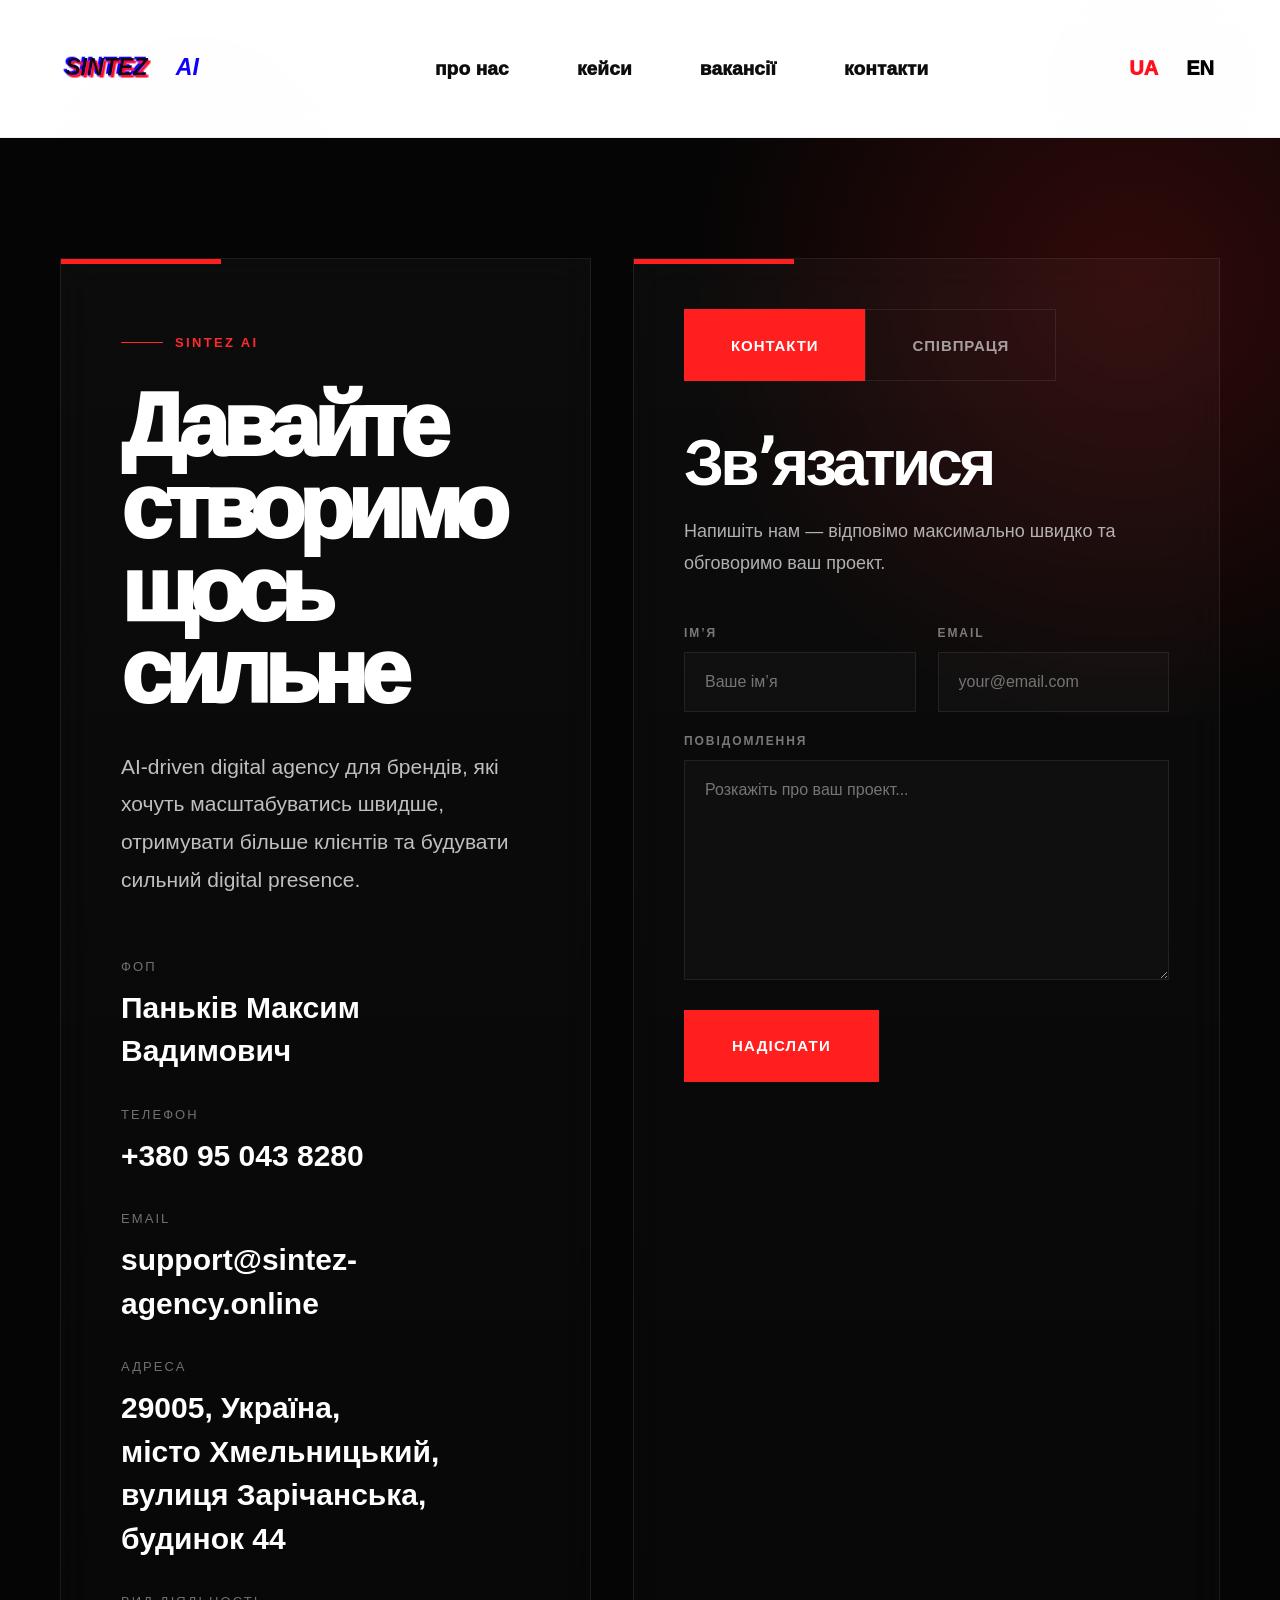
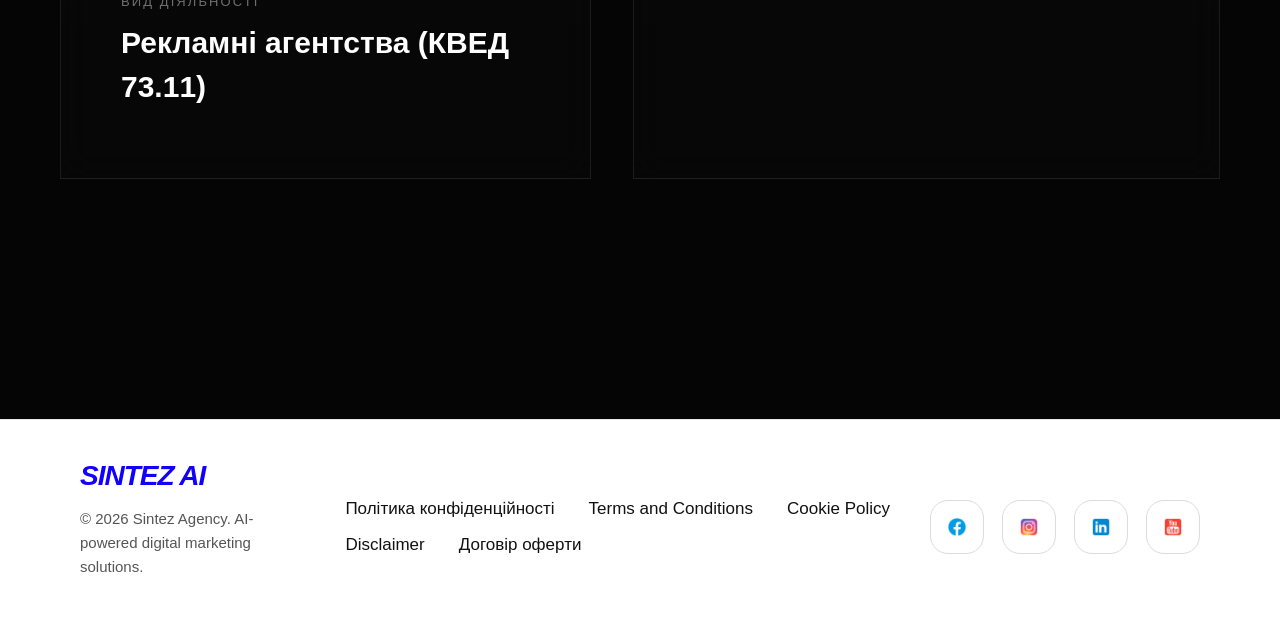
<file: contacts/index.html>
<!-- contacts.html -->
<!doctype html>
<html lang="uk">
  <head>
    <meta charset="UTF-8" />
    <meta name="viewport" content="width=device-width, initial-scale=1.0" />
    <meta name="generator" content="WordPress 6.8.2" />

    <title>Контакти — Sintez AI</title>

    <meta
      name="description"
      content="Контакти та співпраця з Sintez AI — AI-driven digital agency."
    />

    <link
      rel="stylesheet"
      href="/wp-content/themes/sintez-ai/assets/css/style.css"
    />

    <style>
      /* =========================================================
       SINTEZ CONTACT PAGE
    ========================================================= */

      .sintez-contact-page {
        background: #050505;
        color: #fff;
        overflow: hidden;
        position: relative;
      }

      .sintez-contact-page * {
        box-sizing: border-box;
      }

      .sintez-contact-page a {
        text-decoration: none;
        color: inherit;
      }

      .sintez-contact-page .s-contact-section {
        position: relative;
        padding: 120px 0;
        overflow: hidden;
      }

      .sintez-contact-page .s-contact-section::before {
        content: "";
        position: absolute;
        width: 900px;
        height: 900px;
        right: -300px;
        top: -300px;

        background: radial-gradient(
          circle,
          rgba(255, 30, 30, 0.18),
          transparent 70%
        );

        pointer-events: none;
      }

      .sintez-contact-page .s-contact-grid {
        display: grid;
        grid-template-columns: 0.95fr 1.05fr;
        gap: 42px;
        align-items: stretch;
      }

      .sintez-contact-page .s-contact-left,
      .sintez-contact-page .s-contact-right {
        position: relative;

        border: 1px solid rgba(255, 255, 255, 0.08);

        background: linear-gradient(
          180deg,
          rgba(255, 255, 255, 0.03),
          rgba(255, 255, 255, 0.01)
        );

        backdrop-filter: blur(18px);

        overflow: hidden;
      }

      .sintez-contact-page .s-contact-left {
        padding: 70px 60px;
        min-height: 880px;
      }

      .sintez-contact-page .s-contact-right {
        padding: 50px;
        min-height: 880px;
      }

      .sintez-contact-page .s-contact-left::before,
      .sintez-contact-page .s-contact-right::before {
        content: "";
        position: absolute;
        top: 0;
        left: 0;
        width: 160px;
        height: 5px;
        background: #ff1f1f;
      }

      .sintez-contact-page .s-eyebrow {
        display: inline-flex;
        align-items: center;
        gap: 12px;

        color: #ff2a2a;

        font-size: 13px;
        font-weight: 800;
        letter-spacing: 0.18em;
        text-transform: uppercase;

        margin-bottom: 34px;
      }

      .sintez-contact-page .s-eyebrow::before {
        content: "";
        width: 42px;
        height: 1px;
        background: #ff2a2a;
      }

      .sintez-contact-page .s-title {
        font-size: clamp(48px, 7vw, 96px);
        line-height: 0.92;
        letter-spacing: -0.07em;
        font-weight: 950;

        margin: 0 0 34px;
      }

      .sintez-contact-page .s-description {
        font-size: 21px;
        line-height: 1.8;
        color: rgba(255, 255, 255, 0.74);

        max-width: 520px;

        margin-bottom: 60px;
      }

      .sintez-contact-page .s-contact-list {
        display: flex;
        flex-direction: column;
        gap: 34px;
      }

      .sintez-contact-page .s-contact-item span {
        display: block;

        font-size: 13px;
        text-transform: uppercase;
        letter-spacing: 0.16em;

        color: rgba(255, 255, 255, 0.42);

        margin-bottom: 12px;
      }

      .sintez-contact-page .s-contact-item a,
      .sintez-contact-page .s-contact-item p {
        margin: 0;

        font-size: 30px;
        line-height: 1.45;
        font-weight: 800;
        color: #fff;
      }

      .sintez-contact-page .s-socials {
        display: flex;
        gap: 16px;
        flex-wrap: wrap;

        margin-top: 70px;
      }

      .sintez-contact-page .s-socials a {
        width: 66px;
        height: 66px;

        display: flex;
        align-items: center;
        justify-content: center;

        border: 1px solid rgba(255, 255, 255, 0.08);

        background: rgba(255, 255, 255, 0.02);

        transition: 0.28s;

        font-size: 14px;
        font-weight: 800;
        text-transform: uppercase;
      }

      .sintez-contact-page .s-socials a:hover {
        background: #ff1f1f;
        border-color: #ff1f1f;
        transform: translateY(-4px);
      }

      /* TABS */

      .sintez-contact-page .s-tabs {
        display: flex;
        margin-bottom: 50px;
      }

      .sintez-contact-page .s-tab-btn {
        border: 1px solid rgba(255, 255, 255, 0.08);

        background: transparent;

        color: rgba(255, 255, 255, 0.6);

        height: 72px;
        padding: 0 46px;

        font-size: 15px;
        font-weight: 900;
        letter-spacing: 0.06em;
        text-transform: uppercase;

        cursor: pointer;

        transition: 0.25s;
      }

      .sintez-contact-page .s-tab-btn.active {
        background: #ff1f1f;
        border-color: #ff1f1f;
        color: #fff;
      }

      .sintez-contact-page .s-tab-content {
        display: none;
        animation: sintezFade 0.35s ease;
      }

      .sintez-contact-page .s-tab-content.active {
        display: block;
      }

      @keyframes sintezFade {
        from {
          opacity: 0;
          transform: translateY(10px);
        }

        to {
          opacity: 1;
          transform: translateY(0);
        }
      }

      .sintez-contact-page .s-form-title {
        font-size: 64px;
        line-height: 1;
        letter-spacing: -0.06em;
        font-weight: 900;

        margin: 0 0 20px;
      }

      .sintez-contact-page .s-form-description {
        max-width: 600px;

        font-size: 18px;
        line-height: 1.8;

        color: rgba(255, 255, 255, 0.68);

        margin-bottom: 46px;
      }

      .sintez-contact-page .s-form-grid {
        display: grid;
        grid-template-columns: 1fr 1fr;
        gap: 22px;
      }

      .sintez-contact-page .s-field {
        display: flex;
        flex-direction: column;
        gap: 12px;
      }

      .sintez-contact-page .s-field.full {
        grid-column: 1 / -1;
      }

      .sintez-contact-page .s-field label {
        font-size: 12px;
        font-weight: 800;
        letter-spacing: 0.16em;
        text-transform: uppercase;

        color: rgba(255, 255, 255, 0.45);
      }

      .sintez-contact-page .s-field input,
      .sintez-contact-page .s-field textarea {
        width: 100%;

        border: 1px solid rgba(255, 255, 255, 0.08);

        background: rgba(255, 255, 255, 0.02);

        color: #fff;

        padding: 20px;

        font-size: 16px;

        outline: none;

        transition: 0.25s;
      }

      .sintez-contact-page .s-field input:focus,
      .sintez-contact-page .s-field textarea:focus {
        border-color: #ff2a2a;
        background: rgba(255, 255, 255, 0.04);
      }

      .sintez-contact-page .s-field textarea {
        min-height: 220px;
        resize: vertical;
      }

      .sintez-contact-page .s-error {
        border-color: #ff2a2a !important;
      }

      .sintez-contact-page .s-submit {
        border: none;

        height: 72px;
        padding: 0 48px;

        background: #ff1f1f;

        color: #fff;

        font-size: 15px;
        font-weight: 900;
        letter-spacing: 0.08em;
        text-transform: uppercase;

        cursor: pointer;

        transition: 0.28s;

        margin-top: 30px;
      }

      .sintez-contact-page .s-submit:hover {
        transform: translateY(-4px);
        background: #ff3434;
      }

      .sintez-contact-page .s-success {
        margin-top: 22px;
        color: #5dff89;
        display: none;
      }

      .sintez-contact-page .s-success.show {
        display: block;
      }
      .footer {
        margin-top: 120px;
        padding: 40px 80px;
        background: #ffffff;
        border-top: 1px solid #e8e8e8;

        display: grid;
        grid-template-columns: 1fr auto 1fr;
        align-items: center;

        gap: 40px;
      }
      .footer-left {
        justify-self: start;
      }

      .footer-center {
        justify-self: center;
        text-align: center;
      }

      .footer-right {
        justify-self: end;
      }
      .footer-center a {
        white-space: nowrap;
      }
      .footer-center a {
        color: #111;
        font-weight: 500;
      }

      /* MOBILE */

      @media (max-width: 980px) {
        .sintez-contact-page .s-contact-grid {
          grid-template-columns: 1fr;
        }

        .sintez-contact-page .s-contact-left,
        .sintez-contact-page .s-contact-right {
          min-height: auto;
        }

        .sintez-contact-page .s-contact-left {
          padding: 44px 28px;
        }

        .sintez-contact-page .s-contact-right {
          padding: 40px 24px;
        }

        .sintez-contact-page .s-form-grid {
          grid-template-columns: 1fr;
        }

        .sintez-contact-page .s-title {
          font-size: 56px;
        }

        .sintez-contact-page .s-form-title {
          font-size: 42px;
        }

        .sintez-contact-page .s-contact-item a,
        .sintez-contact-page .s-contact-item p {
          font-size: 22px;
        }

        .sintez-contact-page .s-tabs {
          flex-wrap: wrap;
        }

        .sintez-contact-page .s-tab-btn {
          flex: 1;
        }
      }
    </style>
  </head>
  <header class="site-header">
    <div class="wrap nav">
      <a href="/"
        ><img
          class="logo"
          src="/wp-content/themes/sintez-ai/assets/img/logo.svg"
          alt="Sintez AI" /></a
      ><button class="burger">☰</button>
      <nav class="menu">
        <a data-i18n="nav_about" href="/about/">про нас</a
        ><a data-i18n="nav_cases" href="/cases/">кейси</a
        ><a data-i18n="nav_career" href="/career/">вакансії</a
        ><a data-i18n="nav_contacts" href="/contacts/">контакти</a>
      </nav>
      <div class="lang">
        <button data-lang="ua" class="active">UA</button
        ><button data-lang="en">EN</button>
      </div>
    </div>
  </header>
  <body>
    <div class="sintez-contact-page">
      <main class="s-contact-section">
        <div class="wrap">
          <div class="s-contact-grid">
            <!-- LEFT -->

            <div class="s-contact-left">
              <div class="s-eyebrow">SINTEZ AI</div>

              <h1 class="s-title" data-i18n="heroTitle">
                Давайте<br />
                створимо<br />
                щось сильне
              </h1>

              <p class="s-description" data-i18n="heroDescription">
                AI-driven digital agency для брендів, які хочуть масштабуватись
                швидше, отримувати більше клієнтів та будувати сильний digital
                presence.
              </p>

              <div class="s-contact-list">
                <div class="s-contact-item">
                  <span data-i18n="fopLabel">ФОП</span>

                  <p data-i18n="fopValue">Паньків Максим Вадимович</p>
                </div>
                <div class="s-contact-item">
                  <span data-i18n="phoneLabel"> Телефон </span>
                  <a href="tel:+380994189426"> +380 95 043 8280 </a>
                </div>
                <div class="s-contact-item">
                  <span>Email</span>
                  <a href="mailto:support@sintez-agency.online">
                    support@sintez-agency.online
                  </a>
                </div>
                <div class="s-contact-item">
                  <span data-i18n="addressLabel">Адреса</span>

                  <p data-i18n="addressValue">
                    29005, Україна,<br />
                    місто Хмельницький,<br />
                    вулиця Зарічанська, будинок 44
                  </p>
                </div>

                <div class="s-contact-item">
                  <span data-i18n="activityLabel">Вид діяльності</span>

                  <p data-i18n="activityValue">
                    Рекламні агентства (КВЕД 73.11)
                  </p>
                </div>
              </div>
            </div>

            <!-- RIGHT -->

            <div class="s-contact-right">
              <!-- TABS -->

              <div class="s-tabs">
                <button
                  class="s-tab-btn active"
                  data-tab="contacts"
                  data-i18n="contactsTab"
                >
                  Контакти
                </button>

                <button
                  class="s-tab-btn"
                  data-tab="cooperation"
                  data-i18n="cooperationTab"
                >
                  Співпраця
                </button>
              </div>

              <!-- CONTACTS -->

              <div class="s-tab-content active" id="contacts">
                <h2 class="s-form-title" data-i18n="contactTitle">
                  Звʼязатися
                </h2>

                <p class="s-form-description" data-i18n="contactDescription">
                  Напишіть нам — відповімо максимально швидко та обговоримо ваш
                  проект.
                </p>

                <form class="s-form">
                  <div class="s-form-grid">
                    <div class="s-field">
                      <label data-i18n="nameLabel"> Ім’я </label>

                      <input type="text" required placeholder="Ваше ім’я" />
                    </div>

                    <div class="s-field">
                      <label>Email</label>

                      <input
                        type="email"
                        required
                        placeholder="your@email.com"
                      />
                    </div>

                    <div class="s-field full">
                      <label data-i18n="messageLabel"> Повідомлення </label>

                      <textarea
                        required
                        placeholder="Розкажіть про ваш проект..."
                      ></textarea>
                    </div>
                  </div>

                  <button type="submit" class="s-submit" data-i18n="sendBtn">
                    Надіслати
                  </button>

                  <div class="s-success">Форма успішно відправлена!</div>
                </form>
              </div>

              <!-- COOPERATION -->

              <div class="s-tab-content" id="cooperation">
                <h2 class="s-form-title" data-i18n="cooperationTitle">
                  Співпраця
                </h2>

                <p
                  class="s-form-description"
                  data-i18n="cooperationDescription"
                >
                  Хочете партнерство, white-label співпрацю або запуск рекламних
                  кампаній?
                </p>

                <form class="s-form">
                  <div class="s-form-grid">
                    <div class="s-field">
                      <label data-i18n="companyLabel"> Компанія </label>

                      <input
                        type="text"
                        required
                        placeholder="Назва компанії"
                      />
                    </div>

                    <div class="s-field">
                      <label data-i18n="phoneLabel"> Телефон </label>

                      <input type="tel" required placeholder="+380..." />
                    </div>

                    <div class="s-field full">
                      <label data-i18n="detailsLabel"> Деталі співпраці </label>

                      <textarea
                        required
                        placeholder="Опишіть ваш запит..."
                      ></textarea>
                    </div>
                  </div>

                  <button type="submit" class="s-submit" data-i18n="discussBtn">
                    Обговорити
                  </button>

                  <div class="s-success">Форма успішно відправлена!</div>
                </form>
              </div>
            </div>
          </div>
        </div>
      </main>
      <footer class="footer">
        <div class="footer-left">
          <div class="footer-logo">SINTEZ AI</div>

          <p class="footer-copy">
            © 2026 Sintez Agency. AI-powered digital marketing solutions.
          </p>
        </div>

        <div class="footer-center">
          <div class="footer-links-row">
            <a href="/privacy-policy.html"> Політика конфіденційності </a>

            <a href="/terms-and-conditions.html"> Terms and Conditions </a>

            <a href="/cookie-policy.html"> Cookie Policy </a>
          </div>

          <div class="footer-links-row">
            <a href="/disclaimer.html"> Disclaimer </a>

            <a href="/offer-agreement.html"> Договір оферти </a>
          </div>
        </div>

        <div class="footer-right">
          <a href="https://facebook.com/" target="_blank" class="social-link">
            <img
              src="/wp-content/themes/sintez-ai/assets/img/icons/facebook.png"
              alt="Facebook"
            />
          </a>

          <a href="https://instagram.com/" target="_blank" class="social-link">
            <img
              src="/wp-content/themes/sintez-ai/assets/img/icons/instagram.png"
              alt="Instagram"
            />
          </a>

          <a href="https://linkedin.com/" target="_blank" class="social-link">
            <img
              src="/wp-content/themes/sintez-ai/assets/img/icons/linkedin.png"
              alt="LinkedIn"
            />
          </a>

          <a href="https://youtube.com/" target="_blank" class="social-link">
            <img
              src="/wp-content/themes/sintez-ai/assets/img/icons/youtube.png"
              alt="YouTube"
            />
          </a>
        </div>
      </footer>
      <!-- COOKIE POPUP -->

      <div class="cookie-popup" id="cookiePopup">
        <div class="cookie-popup-content">
          <div class="cookie-popup-text">
            <h3>🍪 Cookie Policy</h3>

            <p>
              Ми використовуємо cookies для покращення роботи сайту,
              AI-аналітики та персоналізації контенту.
            </p>
          </div>

          <div class="cookie-popup-actions">
            <a href="/cookie-policy.html" class="cookie-link"> Детальніше </a>

            <button id="acceptCookies" class="cookie-btn">Прийняти</button>
          </div>
        </div>
      </div>
    </div>

    <script>
      /* =====================================================
     TABS
  ===================================================== */

      const sintezTabs = document.querySelectorAll(".s-tab-btn");

      const sintezContents = document.querySelectorAll(".s-tab-content");

      sintezTabs.forEach((tab) => {
        tab.addEventListener("click", () => {
          sintezTabs.forEach((btn) => btn.classList.remove("active"));

          sintezContents.forEach((content) =>
            content.classList.remove("active"),
          );

          tab.classList.add("active");

          document.getElementById(tab.dataset.tab).classList.add("active");
        });
      });

      /* =====================================================
     VALIDATION
  ===================================================== */

      const forms = document.querySelectorAll(".s-form");

      forms.forEach((form) => {
        form.addEventListener("submit", (e) => {
          e.preventDefault();

          const fields = form.querySelectorAll("input, textarea");

          let valid = true;

          fields.forEach((field) => {
            field.classList.remove("s-error");

            if (!field.value.trim()) {
              field.classList.add("s-error");

              valid = false;
            }

            if (field.type === "email" && field.value.trim()) {
              const regex = /^[^\s@]+@[^\s@]+\.[^\s@]+$/;

              if (!regex.test(field.value)) {
                field.classList.add("s-error");

                valid = false;
              }
            }
          });

          if (!valid) {
            return;
          }

          form.reset();

          const success = form.querySelector(".s-success");

          success.classList.add("show");

          setTimeout(() => {
            success.classList.remove("show");
          }, 3000);
        });
      });

      /* =====================================================
     LANG
  ===================================================== */

      const translations = {
        ua: {
          heroTitle: "Давайте<br>створимо<br>щось сильне",

          heroDescription:
            "AI-driven digital agency для брендів, які хочуть масштабуватись швидше, отримувати більше клієнтів та будувати сильний digital presence.",

          phoneLabel: "Телефон",

          addressLabel: "Адреса",

          address: "03150, Україна,<br>місто Київ,<br>вулиця Ділова, будинок 5",

          contactsTab: "Контакти",

          cooperationTab: "Співпраця",

          contactTitle: "Звʼязатися",

          contactDescription:
            "Напишіть нам — відповімо максимально швидко та обговоримо ваш проект.",

          cooperationTitle: "Співпраця",

          cooperationDescription:
            "Хочете партнерство, white-label співпрацю або запуск рекламних кампаній?",

          nameLabel: "Ім’я",

          messageLabel: "Повідомлення",

          sendBtn: "Надіслати",

          companyLabel: "Компанія",

          detailsLabel: "Деталі співпраці",

          discussBtn: "Обговорити",

          fopLabel: "ФОП",
          fopValue: "Паньків Максим Вадимович",

          addressLabel: "Адреса",
          addressValue:
            "29005, Україна,<br>місто Хмельницький,<br>вулиця Зарічанська, будинок 44",

          activityLabel: "Вид діяльності",
          activityValue: "Рекламні агентства (КВЕД 73.11)",
        },

        en: {
          heroTitle: "Let's<br>create<br>something strong",

          heroDescription:
            "AI-driven digital agency helping brands scale faster and build a strong digital presence.",

          phoneLabel: "Phone",

          addressLabel: "Address",

          address: "03150, Ukraine,<br>Kyiv,<br>Dilova Street, 5",

          contactsTab: "Contacts",

          cooperationTab: "Cooperation",

          contactTitle: "Get in touch",

          contactDescription: "Write to us and let's discuss your project.",

          cooperationTitle: "Partnership",

          cooperationDescription:
            "Interested in partnership or launching campaigns?",

          nameLabel: "Name",

          messageLabel: "Message",

          sendBtn: "Send",

          companyLabel: "Company",

          detailsLabel: "Cooperation details",

          discussBtn: "Discuss",

          fopLabel: "Sole Proprietor",
          fopValue: "Pankiv Maksym Vadymovych",

          addressLabel: "Address",
          addressValue:
            "29005, Ukraine,<br>Khmelnytskyi,<br>Zarichanska Street, 44",

          activityLabel: "Business Activity",
          activityValue: "Advertising Agencies (NACE 73.11)",
        },
      };

      const langButtons = document.querySelectorAll(".lang button");

      langButtons.forEach((button) => {
        button.addEventListener("click", () => {
          langButtons.forEach((btn) => btn.classList.remove("active"));

          button.classList.add("active");

          const lang = button.dataset.lang;

          document.querySelectorAll("[data-i18n]").forEach((element) => {
            const key = element.dataset.i18n;

            if (translations[lang][key]) {
              element.innerHTML = translations[lang][key];
            }
          });
        });
      });
    </script>
  </body>
</html>
</file>
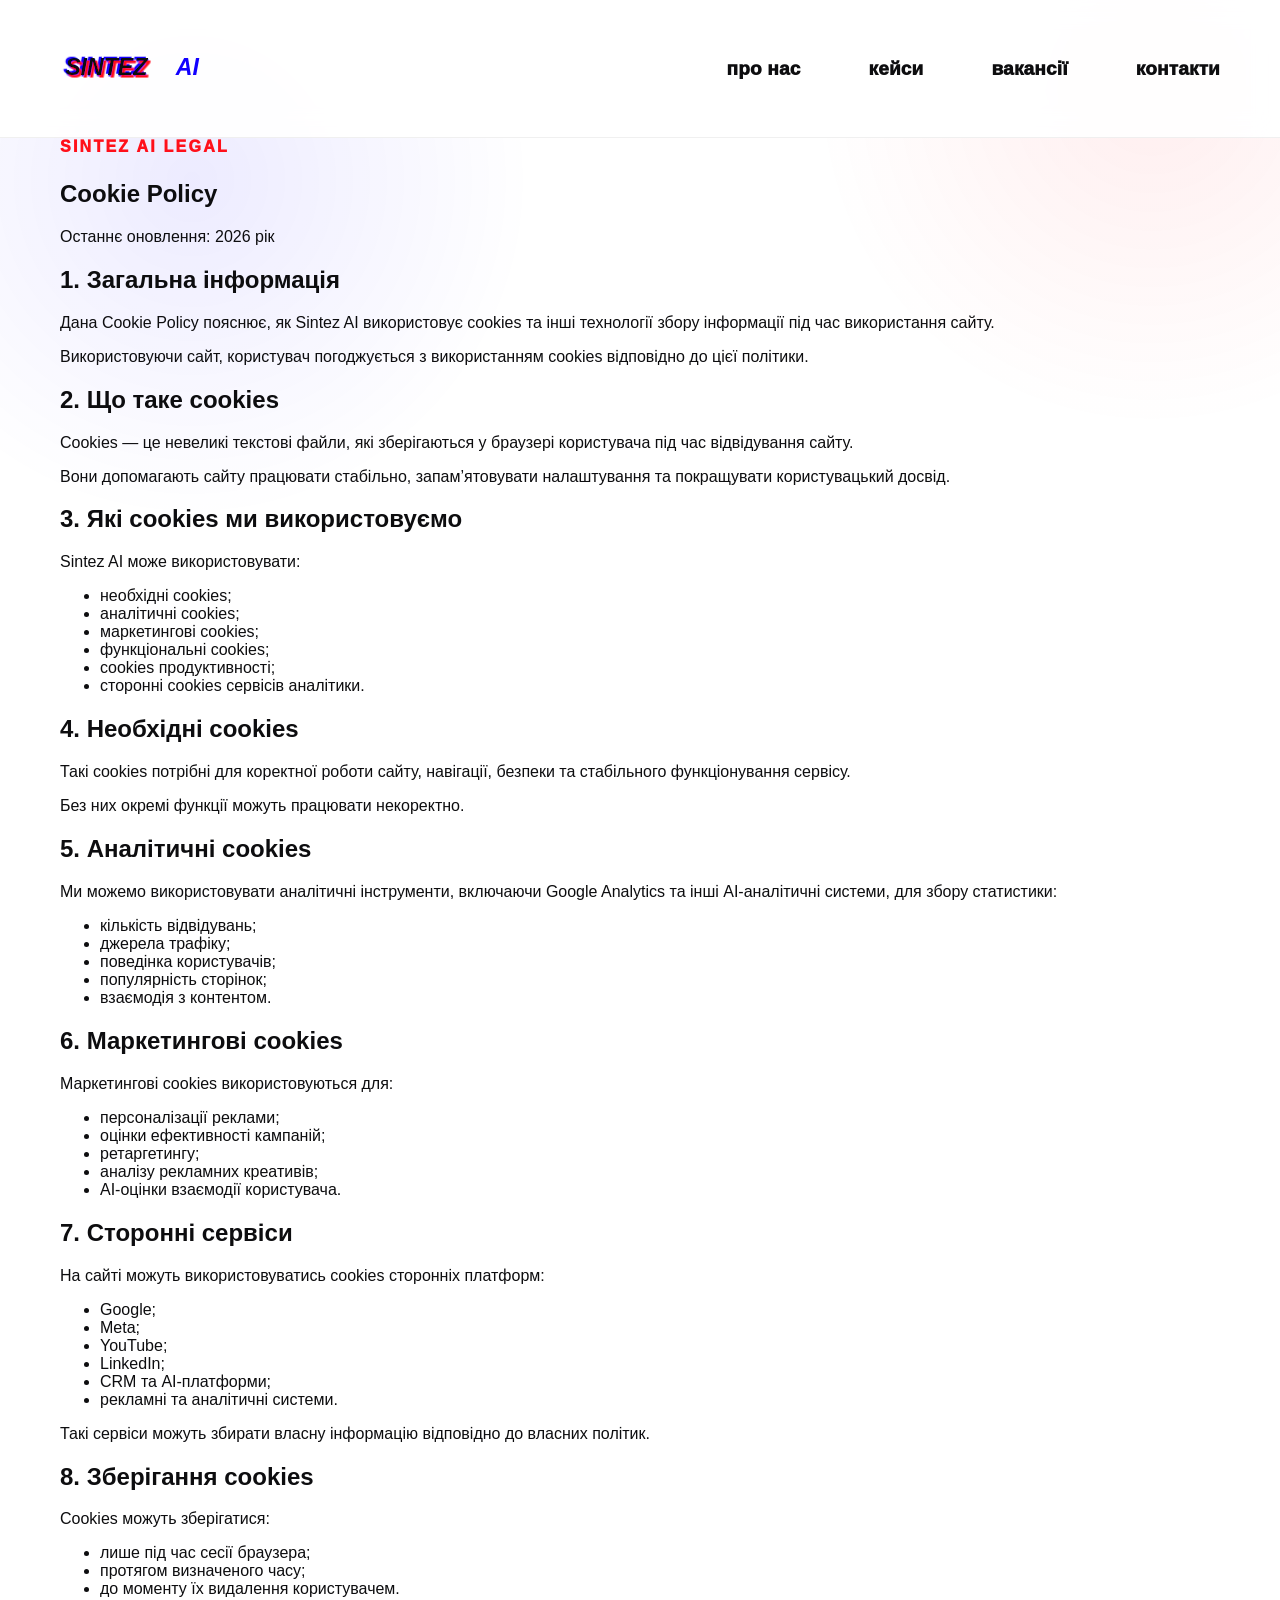
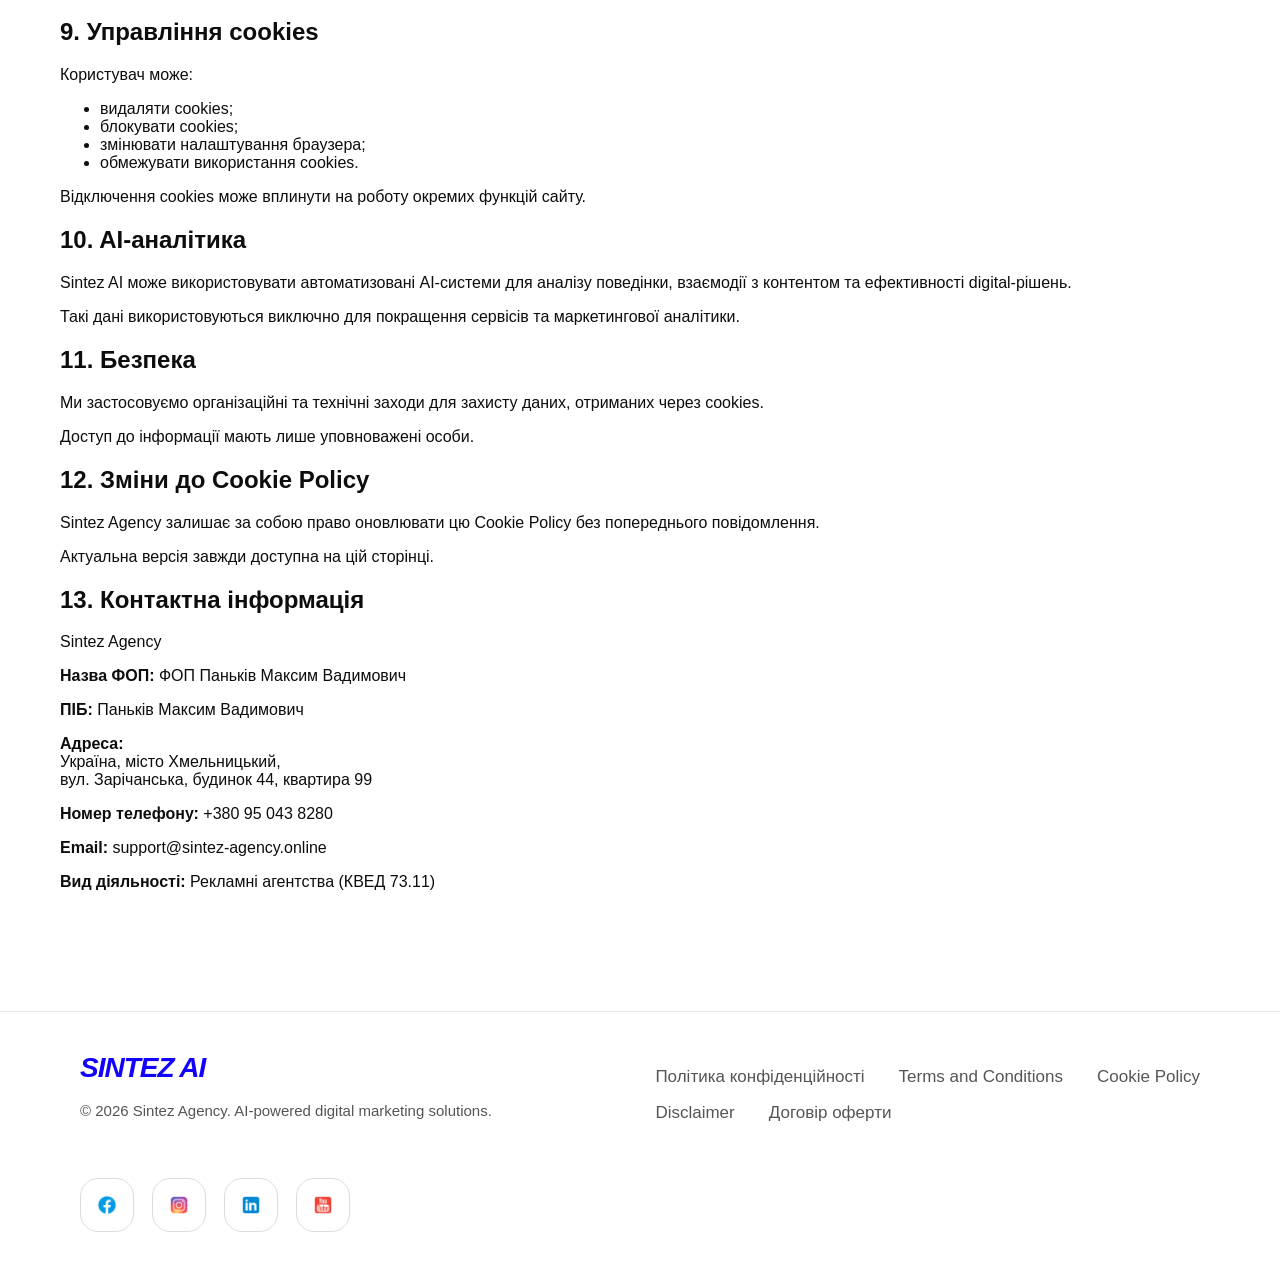
<file: cookie-policy.html>
<!doctype html>
<html lang="uk">
  <head>
    <meta charset="UTF-8" />

    <meta name="viewport" content="width=device-width, initial-scale=1.0" />

    <meta name="generator" content="WordPress 6.8.2" />

    <title>Cookie Policy — Sintez AI</title>

    <meta name="description" content="Cookie Policy Sintez AI." />

    <link rel="canonical" href="https://sintez-ai.com/cookie-policy.html" />

    <link
      rel="stylesheet"
      href="/wp-content/themes/sintez-ai/assets/css/style.css"
    />

    <script defer src="/wp-includes/js/wp-polyfill.min.js"></script>
  </head>

  <body>
    <header class="site-header">
      <div class="wrap nav">
        <a href="/">
          <img
            class="logo"
            src="/wp-content/themes/sintez-ai/assets/img/logo.svg"
            alt="Sintez AI"
          />
        </a>

        <button class="burger">☰</button>

        <nav class="menu">
          <a href="/about/"> про нас </a>

          <a href="/cases/"> кейси </a>

          <a href="/career/"> вакансії </a>

          <a href="/contacts/"> контакти </a>
        </nav>
      </div>
    </header>

    <main>
      <section class="legal-page wrap">
        <div class="legal-head">
          <div class="kicker">SINTEZ AI LEGAL</div>

          <h1>Cookie Policy</h1>

          <p class="legal-lead">Останнє оновлення: 2026 рік</p>
        </div>

        <div class="legal-content">
          <h2>1. Загальна інформація</h2>

          <p>
            Дана Cookie Policy пояснює, як Sintez AI використовує cookies та
            інші технології збору інформації під час використання сайту.
          </p>

          <p>
            Використовуючи сайт, користувач погоджується з використанням cookies
            відповідно до цієї політики.
          </p>

          <h2>2. Що таке cookies</h2>

          <p>
            Cookies — це невеликі текстові файли, які зберігаються у браузері
            користувача під час відвідування сайту.
          </p>

          <p>
            Вони допомагають сайту працювати стабільно, запам’ятовувати
            налаштування та покращувати користувацький досвід.
          </p>

          <h2>3. Які cookies ми використовуємо</h2>

          <p>Sintez AI може використовувати:</p>

          <ul>
            <li>необхідні cookies;</li>

            <li>аналітичні cookies;</li>

            <li>маркетингові cookies;</li>

            <li>функціональні cookies;</li>

            <li>cookies продуктивності;</li>

            <li>сторонні cookies сервісів аналітики.</li>
          </ul>

          <h2>4. Необхідні cookies</h2>

          <p>
            Такі cookies потрібні для коректної роботи сайту, навігації, безпеки
            та стабільного функціонування сервісу.
          </p>

          <p>Без них окремі функції можуть працювати некоректно.</p>

          <h2>5. Аналітичні cookies</h2>

          <p>
            Ми можемо використовувати аналітичні інструменти, включаючи Google
            Analytics та інші AI-аналітичні системи, для збору статистики:
          </p>

          <ul>
            <li>кількість відвідувань;</li>

            <li>джерела трафіку;</li>

            <li>поведінка користувачів;</li>

            <li>популярність сторінок;</li>

            <li>взаємодія з контентом.</li>
          </ul>

          <h2>6. Маркетингові cookies</h2>

          <p>Маркетингові cookies використовуються для:</p>

          <ul>
            <li>персоналізації реклами;</li>

            <li>оцінки ефективності кампаній;</li>

            <li>ретаргетингу;</li>

            <li>аналізу рекламних креативів;</li>

            <li>AI-оцінки взаємодії користувача.</li>
          </ul>

          <h2>7. Сторонні сервіси</h2>

          <p>На сайті можуть використовуватись cookies сторонніх платформ:</p>

          <ul>
            <li>Google;</li>

            <li>Meta;</li>

            <li>YouTube;</li>

            <li>LinkedIn;</li>

            <li>CRM та AI-платформи;</li>

            <li>рекламні та аналітичні системи.</li>
          </ul>

          <p>
            Такі сервіси можуть збирати власну інформацію відповідно до власних
            політик.
          </p>

          <h2>8. Зберігання cookies</h2>

          <p>Cookies можуть зберігатися:</p>

          <ul>
            <li>лише під час сесії браузера;</li>

            <li>протягом визначеного часу;</li>

            <li>до моменту їх видалення користувачем.</li>
          </ul>

          <h2>9. Управління cookies</h2>

          <p>Користувач може:</p>

          <ul>
            <li>видаляти cookies;</li>

            <li>блокувати cookies;</li>

            <li>змінювати налаштування браузера;</li>

            <li>обмежувати використання cookies.</li>
          </ul>

          <p>
            Відключення cookies може вплинути на роботу окремих функцій сайту.
          </p>

          <h2>10. AI-аналітика</h2>

          <p>
            Sintez AI може використовувати автоматизовані AI-системи для аналізу
            поведінки, взаємодії з контентом та ефективності digital-рішень.
          </p>

          <p>
            Такі дані використовуються виключно для покращення сервісів та
            маркетингової аналітики.
          </p>

          <h2>11. Безпека</h2>

          <p>
            Ми застосовуємо організаційні та технічні заходи для захисту даних,
            отриманих через cookies.
          </p>

          <p>Доступ до інформації мають лише уповноважені особи.</p>

          <h2>12. Зміни до Cookie Policy</h2>

          <p>
            Sintez Agency залишає за собою право оновлювати цю Cookie Policy без
            попереднього повідомлення.
          </p>

          <p>Актуальна версія завжди доступна на цій сторінці.</p>

          <h2>13. Контактна інформація</h2>
          <p>Sintez Agency</p>

          <p><strong>Назва ФОП:</strong> ФОП Паньків Максим Вадимович</p>

          <p><strong>ПІБ:</strong> Паньків Максим Вадимович</p>

          <p>
            <strong>Адреса:</strong><br />
            Україна, місто Хмельницький,<br />
            вул. Зарічанська, будинок 44, квартира 99
          </p>

          <p>
            <strong>Номер телефону:</strong>
            <a href="tel:+380950438280">+380 95 043 8280</a>
          </p>

          <p>
            <strong>Email:</strong>
            <a href="mailto:support@sintez-agency.online"
              >support@sintez-agency.online</a
            >
          </p>

          <p>
            <strong>Вид діяльності:</strong>
            Рекламні агентства (КВЕД 73.11)
          </p>
        </div>
      </section>
    </main>

    <footer class="footer">
      <div class="footer-left">
        <div class="footer-logo">SINTEZ AI</div>

        <p class="footer-copy">
          © 2026 Sintez Agency. AI-powered digital marketing solutions.
        </p>
      </div>

      <div class="footer-center">
        <div class="footer-links-row">
          <a href="/privacy-policy.html"> Політика конфіденційності </a>

          <a href="/terms-and-conditions.html"> Terms and Conditions </a>

          <a href="/cookie-policy.html"> Cookie Policy </a>
        </div>

        <div class="footer-links-row">
          <a href="/disclaimer.html"> Disclaimer </a>

          <a href="/offer-agreement.html"> Договір оферти </a>
        </div>
      </div>

      <div class="footer-right">
        <a href="https://facebook.com/" target="_blank" class="social-link">
          <img
            src="/wp-content/themes/sintez-ai/assets/img/icons/facebook.png"
            alt="Facebook"
          />
        </a>

        <a href="https://instagram.com/" target="_blank" class="social-link">
          <img
            src="/wp-content/themes/sintez-ai/assets/img/icons/instagram.png"
            alt="Instagram"
          />
        </a>

        <a href="https://linkedin.com/" target="_blank" class="social-link">
          <img
            src="/wp-content/themes/sintez-ai/assets/img/icons/linkedin.png"
            alt="LinkedIn"
          />
        </a>

        <a href="https://youtube.com/" target="_blank" class="social-link">
          <img
            src="/wp-content/themes/sintez-ai/assets/img/icons/youtube.png"
            alt="YouTube"
          />
        </a>
      </div>
    </footer>
  </body>
</html>
</file>
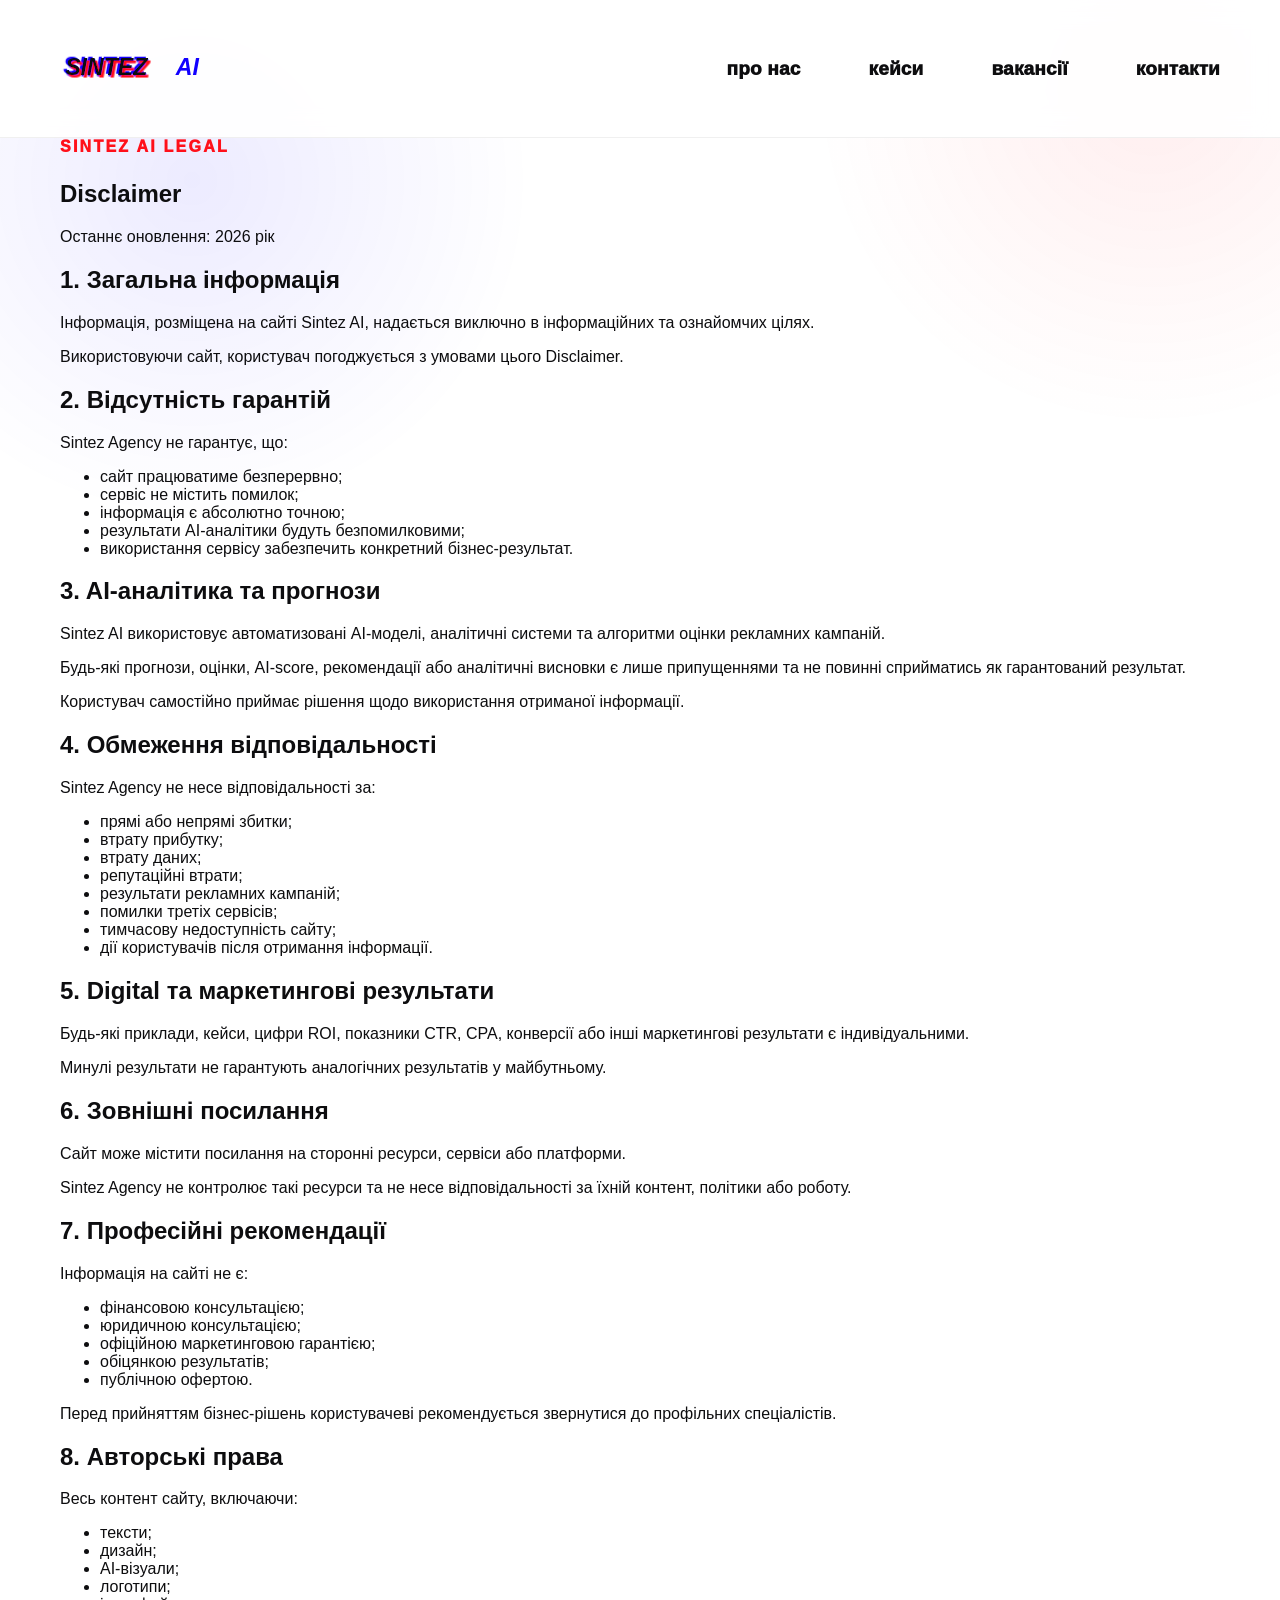
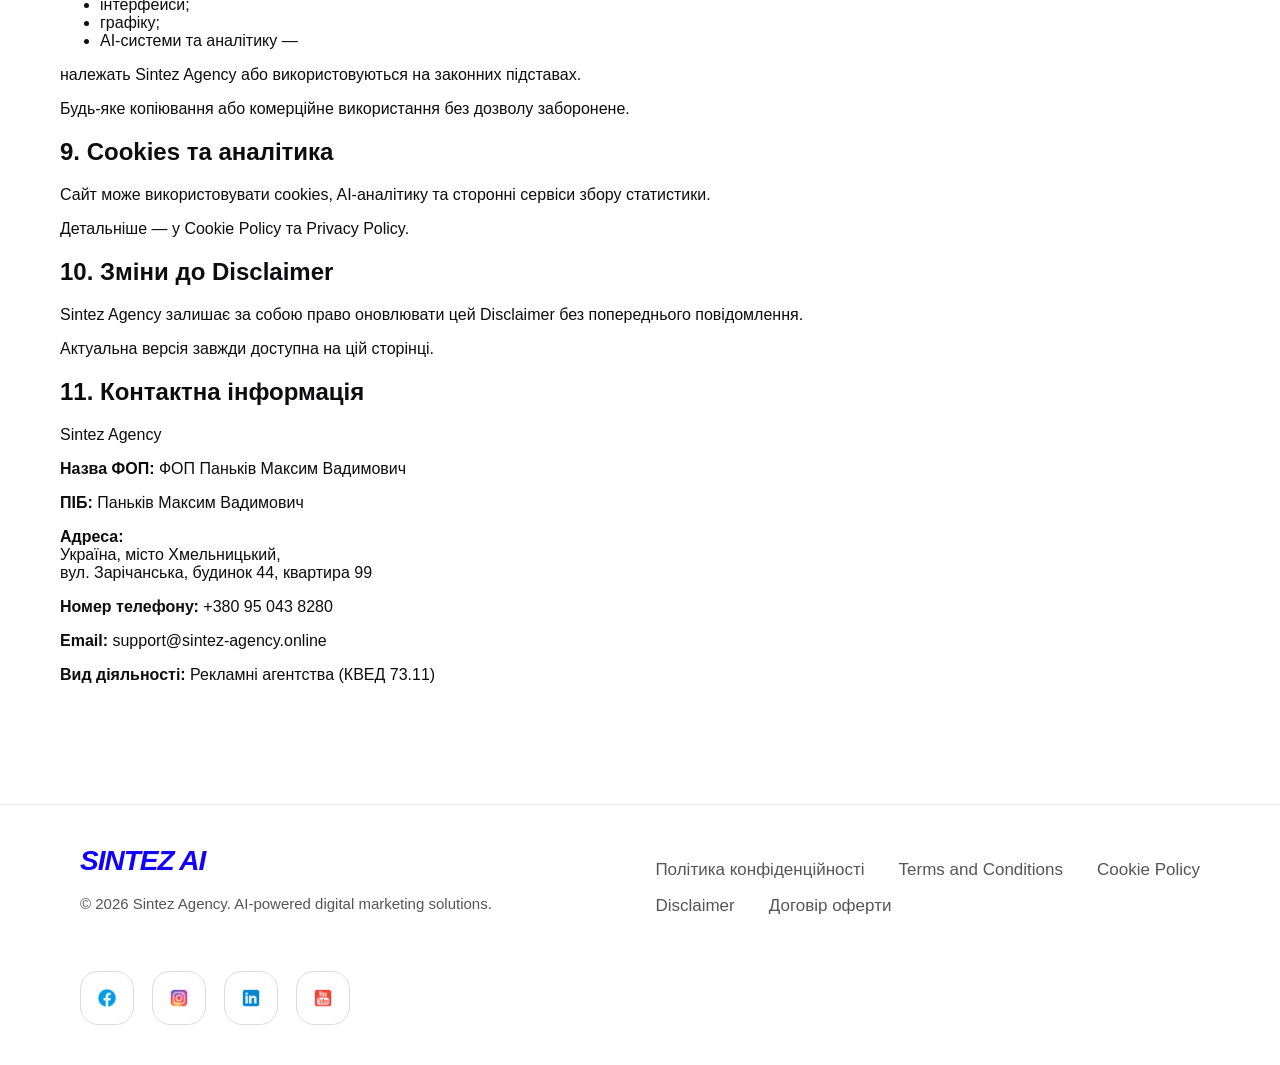
<file: disclaimer.html>
<!doctype html>
<html lang="uk">
  <head>
    <meta charset="UTF-8" />

    <meta name="viewport" content="width=device-width, initial-scale=1.0" />

    <meta name="generator" content="WordPress 6.8.2" />

    <title>Disclaimer — Sintez AI</title>

    <meta
      name="description"
      content="Disclaimer та обмеження відповідальності Sintez AI."
    />

    <link rel="canonical" href="https://sintez-ai.com/disclaimer.html" />

    <link
      rel="stylesheet"
      href="/wp-content/themes/sintez-ai/assets/css/style.css"
    />

    <script defer src="/wp-includes/js/wp-polyfill.min.js"></script>
  </head>

  <body>
    <header class="site-header">
      <div class="wrap nav">
        <a href="/">
          <img
            class="logo"
            src="/wp-content/themes/sintez-ai/assets/img/logo.svg"
            alt="Sintez AI"
          />
        </a>

        <button class="burger">☰</button>

        <nav class="menu">
          <a href="/about/"> про нас </a>

          <a href="/cases/"> кейси </a>

          <a href="/career/"> вакансії </a>

          <a href="/contacts/"> контакти </a>
        </nav>
      </div>
    </header>

    <main>
      <section class="legal-page wrap">
        <div class="legal-head">
          <div class="kicker">SINTEZ AI LEGAL</div>

          <h1>Disclaimer</h1>

          <p class="legal-lead">Останнє оновлення: 2026 рік</p>
        </div>

        <div class="legal-content">
          <h2>1. Загальна інформація</h2>

          <p>
            Інформація, розміщена на сайті Sintez AI, надається виключно в
            інформаційних та ознайомчих цілях.
          </p>

          <p>
            Використовуючи сайт, користувач погоджується з умовами цього
            Disclaimer.
          </p>

          <h2>2. Відсутність гарантій</h2>

          <p>Sintez Agency не гарантує, що:</p>

          <ul>
            <li>сайт працюватиме безперервно;</li>

            <li>сервіс не містить помилок;</li>

            <li>інформація є абсолютно точною;</li>

            <li>результати AI-аналітики будуть безпомилковими;</li>

            <li>
              використання сервісу забезпечить конкретний бізнес-результат.
            </li>
          </ul>

          <h2>3. AI-аналітика та прогнози</h2>

          <p>
            Sintez AI використовує автоматизовані AI-моделі, аналітичні системи
            та алгоритми оцінки рекламних кампаній.
          </p>

          <p>
            Будь-які прогнози, оцінки, AI-score, рекомендації або аналітичні
            висновки є лише припущеннями та не повинні сприйматись як
            гарантований результат.
          </p>

          <p>
            Користувач самостійно приймає рішення щодо використання отриманої
            інформації.
          </p>

          <h2>4. Обмеження відповідальності</h2>

          <p>Sintez Agency не несе відповідальності за:</p>

          <ul>
            <li>прямі або непрямі збитки;</li>

            <li>втрату прибутку;</li>

            <li>втрату даних;</li>

            <li>репутаційні втрати;</li>

            <li>результати рекламних кампаній;</li>

            <li>помилки третіх сервісів;</li>

            <li>тимчасову недоступність сайту;</li>

            <li>дії користувачів після отримання інформації.</li>
          </ul>

          <h2>5. Digital та маркетингові результати</h2>

          <p>
            Будь-які приклади, кейси, цифри ROI, показники CTR, CPA, конверсії
            або інші маркетингові результати є індивідуальними.
          </p>

          <p>
            Минулі результати не гарантують аналогічних результатів у
            майбутньому.
          </p>

          <h2>6. Зовнішні посилання</h2>

          <p>
            Сайт може містити посилання на сторонні ресурси, сервіси або
            платформи.
          </p>

          <p>
            Sintez Agency не контролює такі ресурси та не несе відповідальності
            за їхній контент, політики або роботу.
          </p>

          <h2>7. Професійні рекомендації</h2>

          <p>Інформація на сайті не є:</p>

          <ul>
            <li>фінансовою консультацією;</li>

            <li>юридичною консультацією;</li>

            <li>офіційною маркетинговою гарантією;</li>

            <li>обіцянкою результатів;</li>

            <li>публічною офертою.</li>
          </ul>

          <p>
            Перед прийняттям бізнес-рішень користувачеві рекомендується
            звернутися до профільних спеціалістів.
          </p>

          <h2>8. Авторські права</h2>

          <p>Весь контент сайту, включаючи:</p>

          <ul>
            <li>тексти;</li>

            <li>дизайн;</li>

            <li>AI-візуали;</li>

            <li>логотипи;</li>

            <li>інтерфейси;</li>

            <li>графіку;</li>

            <li>AI-системи та аналітику —</li>
          </ul>

          <p>
            належать Sintez Agency або використовуються на законних підставах.
          </p>

          <p>
            Будь-яке копіювання або комерційне використання без дозволу
            заборонене.
          </p>

          <h2>9. Cookies та аналітика</h2>

          <p>
            Сайт може використовувати cookies, AI-аналітику та сторонні сервіси
            збору статистики.
          </p>

          <p>Детальніше — у Cookie Policy та Privacy Policy.</p>

          <h2>10. Зміни до Disclaimer</h2>

          <p>
            Sintez Agency залишає за собою право оновлювати цей Disclaimer без
            попереднього повідомлення.
          </p>

          <p>Актуальна версія завжди доступна на цій сторінці.</p>

          <h2>11. Контактна інформація</h2>

          <p>Sintez Agency</p>

          <p><strong>Назва ФОП:</strong> ФОП Паньків Максим Вадимович</p>

          <p><strong>ПІБ:</strong> Паньків Максим Вадимович</p>

          <p>
            <strong>Адреса:</strong><br />
            Україна, місто Хмельницький,<br />
            вул. Зарічанська, будинок 44, квартира 99
          </p>

          <p>
            <strong>Номер телефону:</strong>
            <a href="tel:+380950438280">+380 95 043 8280</a>
          </p>

          <p>
            <strong>Email:</strong>
            <a href="mailto:support@sintez-agency.online"
              >support@sintez-agency.online</a
            >
          </p>

          <p>
            <strong>Вид діяльності:</strong>
            Рекламні агентства (КВЕД 73.11)
          </p>
        </div>
      </section>
    </main>

    <footer class="footer">
      <div class="footer-left">
        <div class="footer-logo">SINTEZ AI</div>

        <p class="footer-copy">
          © 2026 Sintez Agency. AI-powered digital marketing solutions.
        </p>
      </div>

      <div class="footer-center">
        <div class="footer-links-row">
          <a href="/privacy-policy.html"> Політика конфіденційності </a>

          <a href="/terms-and-conditions.html"> Terms and Conditions </a>

          <a href="/cookie-policy.html"> Cookie Policy </a>
        </div>

        <div class="footer-links-row">
          <a href="/disclaimer.html"> Disclaimer </a>

          <a href="/offer-agreement.html"> Договір оферти </a>
        </div>
      </div>

      <div class="footer-right">
        <a href="https://facebook.com/" target="_blank" class="social-link">
          <img
            src="/wp-content/themes/sintez-ai/assets/img/icons/facebook.png"
            alt="Facebook"
          />
        </a>

        <a href="https://instagram.com/" target="_blank" class="social-link">
          <img
            src="/wp-content/themes/sintez-ai/assets/img/icons/instagram.png"
            alt="Instagram"
          />
        </a>

        <a href="https://linkedin.com/" target="_blank" class="social-link">
          <img
            src="/wp-content/themes/sintez-ai/assets/img/icons/linkedin.png"
            alt="LinkedIn"
          />
        </a>

        <a href="https://youtube.com/" target="_blank" class="social-link">
          <img
            src="/wp-content/themes/sintez-ai/assets/img/icons/youtube.png"
            alt="YouTube"
          />
        </a>
      </div>
    </footer>
  </body>
</html>
</file>
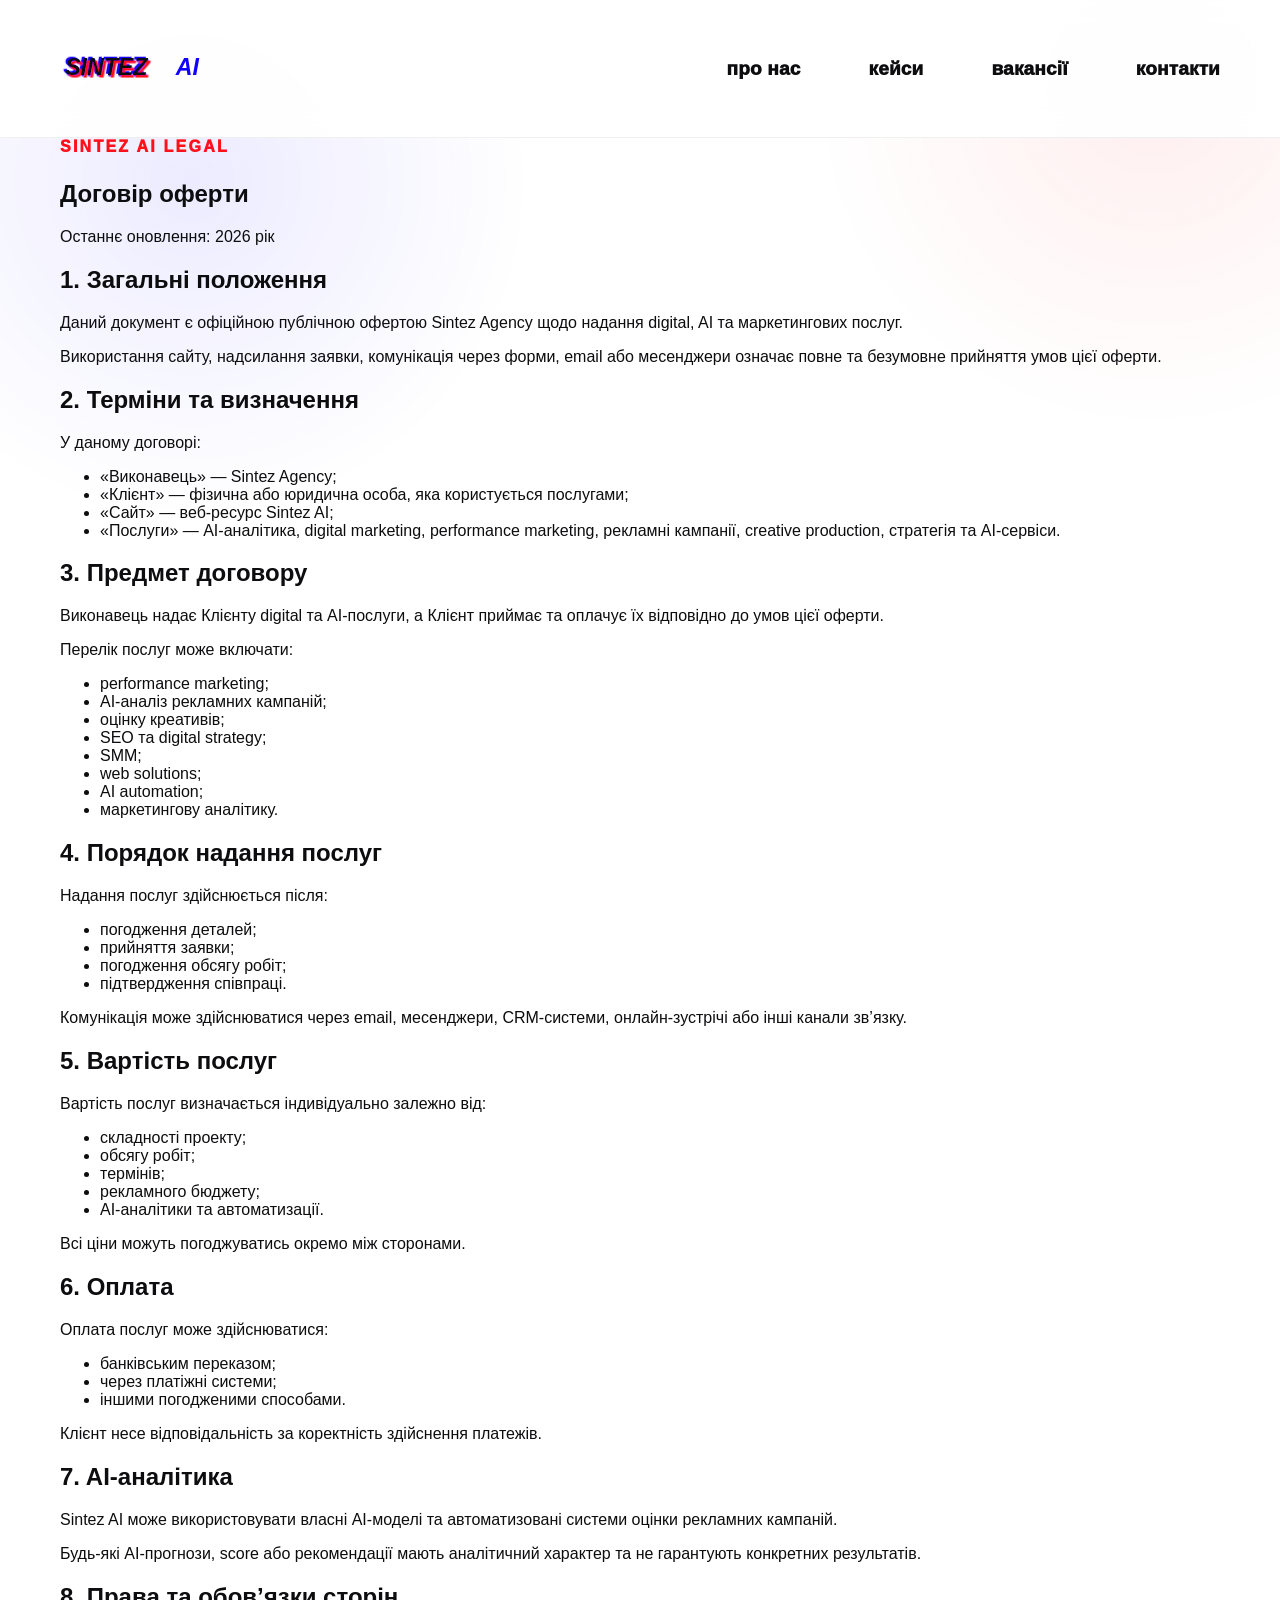
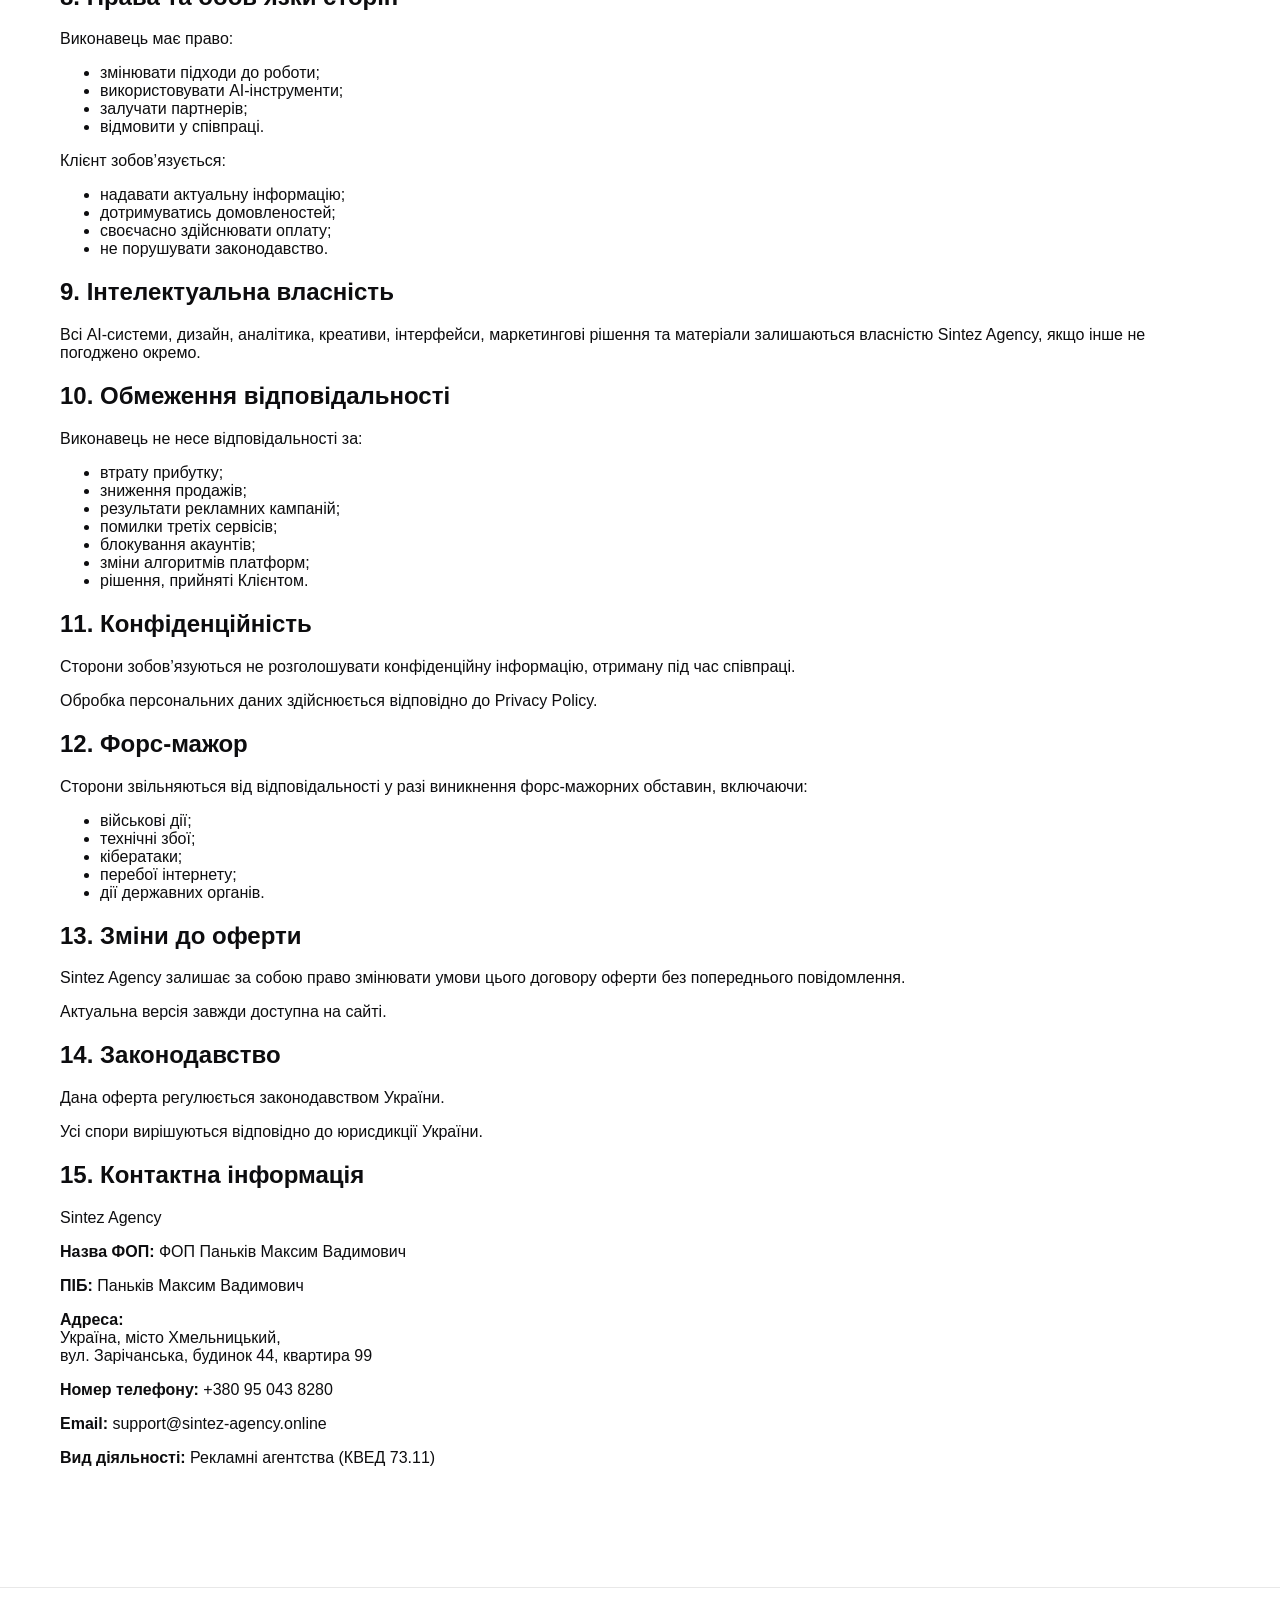
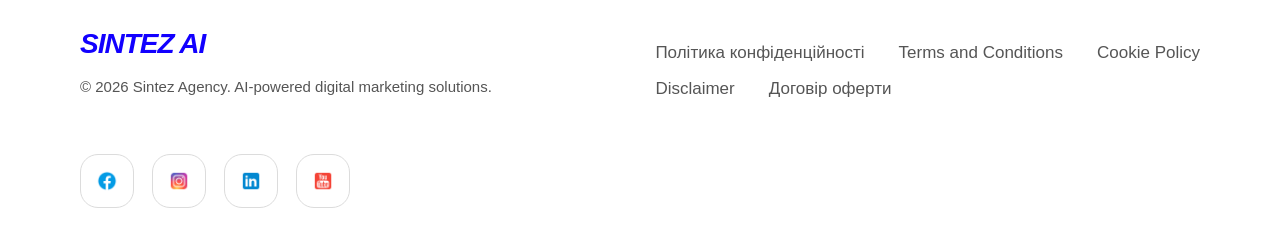
<file: offer-agreement.html>
<!doctype html>
<html lang="uk">
  <head>
    <meta charset="UTF-8" />

    <meta name="viewport" content="width=device-width, initial-scale=1.0" />

    <meta name="generator" content="WordPress 6.8.2" />

    <title>Договір оферти — Sintez AI</title>

    <meta name="description" content="Публічний договір оферти Sintez AI." />

    <link rel="canonical" href="https://sintez-ai.com/offer-agreement.html" />

    <link
      rel="stylesheet"
      href="/wp-content/themes/sintez-ai/assets/css/style.css"
    />

    <script defer src="/wp-includes/js/wp-polyfill.min.js"></script>
  </head>

  <body>
    <header class="site-header">
      <div class="wrap nav">
        <a href="/">
          <img
            class="logo"
            src="/wp-content/themes/sintez-ai/assets/img/logo.svg"
            alt="Sintez AI"
          />
        </a>

        <button class="burger">☰</button>

        <nav class="menu">
          <a href="/about/"> про нас </a>

          <a href="/cases/"> кейси </a>

          <a href="/career/"> вакансії </a>

          <a href="/contacts/"> контакти </a>
        </nav>
      </div>
    </header>

    <main>
      <section class="legal-page wrap">
        <div class="legal-head">
          <div class="kicker">SINTEZ AI LEGAL</div>

          <h1>Договір оферти</h1>

          <p class="legal-lead">Останнє оновлення: 2026 рік</p>
        </div>

        <div class="legal-content">
          <h2>1. Загальні положення</h2>

          <p>
            Даний документ є офіційною публічною офертою Sintez Agency щодо
            надання digital, AI та маркетингових послуг.
          </p>

          <p>
            Використання сайту, надсилання заявки, комунікація через форми,
            email або месенджери означає повне та безумовне прийняття умов цієї
            оферти.
          </p>

          <h2>2. Терміни та визначення</h2>

          <p>У даному договорі:</p>

          <ul>
            <li>«Виконавець» — Sintez Agency;</li>

            <li>
              «Клієнт» — фізична або юридична особа, яка користується послугами;
            </li>

            <li>«Сайт» — веб-ресурс Sintez AI;</li>

            <li>
              «Послуги» — AI-аналітика, digital marketing, performance
              marketing, рекламні кампанії, creative production, стратегія та
              AI-сервіси.
            </li>
          </ul>

          <h2>3. Предмет договору</h2>

          <p>
            Виконавець надає Клієнту digital та AI-послуги, а Клієнт приймає та
            оплачує їх відповідно до умов цієї оферти.
          </p>

          <p>Перелік послуг може включати:</p>

          <ul>
            <li>performance marketing;</li>

            <li>AI-аналіз рекламних кампаній;</li>

            <li>оцінку креативів;</li>

            <li>SEO та digital strategy;</li>

            <li>SMM;</li>

            <li>web solutions;</li>

            <li>AI automation;</li>

            <li>маркетингову аналітику.</li>
          </ul>

          <h2>4. Порядок надання послуг</h2>

          <p>Надання послуг здійснюється після:</p>

          <ul>
            <li>погодження деталей;</li>

            <li>прийняття заявки;</li>

            <li>погодження обсягу робіт;</li>

            <li>підтвердження співпраці.</li>
          </ul>

          <p>
            Комунікація може здійснюватися через email, месенджери, CRM-системи,
            онлайн-зустрічі або інші канали зв’язку.
          </p>

          <h2>5. Вартість послуг</h2>

          <p>Вартість послуг визначається індивідуально залежно від:</p>

          <ul>
            <li>складності проекту;</li>

            <li>обсягу робіт;</li>

            <li>термінів;</li>

            <li>рекламного бюджету;</li>

            <li>AI-аналітики та автоматизації.</li>
          </ul>

          <p>Всі ціни можуть погоджуватись окремо між сторонами.</p>

          <h2>6. Оплата</h2>

          <p>Оплата послуг може здійснюватися:</p>

          <ul>
            <li>банківським переказом;</li>

            <li>через платіжні системи;</li>

            <li>іншими погодженими способами.</li>
          </ul>

          <p>
            Клієнт несе відповідальність за коректність здійснення платежів.
          </p>

          <h2>7. AI-аналітика</h2>

          <p>
            Sintez AI може використовувати власні AI-моделі та автоматизовані
            системи оцінки рекламних кампаній.
          </p>

          <p>
            Будь-які AI-прогнози, score або рекомендації мають аналітичний
            характер та не гарантують конкретних результатів.
          </p>

          <h2>8. Права та обов’язки сторін</h2>

          <p>Виконавець має право:</p>

          <ul>
            <li>змінювати підходи до роботи;</li>

            <li>використовувати AI-інструменти;</li>

            <li>залучати партнерів;</li>

            <li>відмовити у співпраці.</li>
          </ul>

          <p>Клієнт зобов’язується:</p>

          <ul>
            <li>надавати актуальну інформацію;</li>

            <li>дотримуватись домовленостей;</li>

            <li>своєчасно здійснювати оплату;</li>

            <li>не порушувати законодавство.</li>
          </ul>

          <h2>9. Інтелектуальна власність</h2>

          <p>
            Всі AI-системи, дизайн, аналітика, креативи, інтерфейси,
            маркетингові рішення та матеріали залишаються власністю Sintez
            Agency, якщо інше не погоджено окремо.
          </p>

          <h2>10. Обмеження відповідальності</h2>

          <p>Виконавець не несе відповідальності за:</p>

          <ul>
            <li>втрату прибутку;</li>

            <li>зниження продажів;</li>

            <li>результати рекламних кампаній;</li>

            <li>помилки третіх сервісів;</li>

            <li>блокування акаунтів;</li>

            <li>зміни алгоритмів платформ;</li>

            <li>рішення, прийняті Клієнтом.</li>
          </ul>

          <h2>11. Конфіденційність</h2>

          <p>
            Сторони зобов’язуються не розголошувати конфіденційну інформацію,
            отриману під час співпраці.
          </p>

          <p>
            Обробка персональних даних здійснюється відповідно до Privacy
            Policy.
          </p>

          <h2>12. Форс-мажор</h2>

          <p>
            Сторони звільняються від відповідальності у разі виникнення
            форс-мажорних обставин, включаючи:
          </p>

          <ul>
            <li>військові дії;</li>

            <li>технічні збої;</li>

            <li>кібератаки;</li>

            <li>перебої інтернету;</li>

            <li>дії державних органів.</li>
          </ul>

          <h2>13. Зміни до оферти</h2>

          <p>
            Sintez Agency залишає за собою право змінювати умови цього договору
            оферти без попереднього повідомлення.
          </p>

          <p>Актуальна версія завжди доступна на сайті.</p>

          <h2>14. Законодавство</h2>

          <p>Дана оферта регулюється законодавством України.</p>

          <p>Усі спори вирішуються відповідно до юрисдикції України.</p>

          <h2>15. Контактна інформація</h2>

          <p>Sintez Agency</p>

          <p><strong>Назва ФОП:</strong> ФОП Паньків Максим Вадимович</p>

          <p><strong>ПІБ:</strong> Паньків Максим Вадимович</p>

          <p>
            <strong>Адреса:</strong><br />
            Україна, місто Хмельницький,<br />
            вул. Зарічанська, будинок 44, квартира 99
          </p>

          <p>
            <strong>Номер телефону:</strong>
            <a href="tel:+380950438280">+380 95 043 8280</a>
          </p>

          <p>
            <strong>Email:</strong>
            <a href="mailto:support@sintez-agency.online"
              >support@sintez-agency.online</a
            >
          </p>

          <p>
            <strong>Вид діяльності:</strong>
            Рекламні агентства (КВЕД 73.11)
          </p>
        </div>
      </section>
    </main>

    <footer class="footer">
      <div class="footer-left">
        <div class="footer-logo">SINTEZ AI</div>

        <p class="footer-copy">
          © 2026 Sintez Agency. AI-powered digital marketing solutions.
        </p>
      </div>

      <div class="footer-center">
        <div class="footer-links-row">
          <a href="/privacy-policy.html"> Політика конфіденційності </a>

          <a href="/terms-and-conditions.html"> Terms and Conditions </a>

          <a href="/cookie-policy.html"> Cookie Policy </a>
        </div>

        <div class="footer-links-row">
          <a href="/disclaimer.html"> Disclaimer </a>

          <a href="/offer-agreement.html"> Договір оферти </a>
        </div>
      </div>

      <div class="footer-right">
        <a href="https://facebook.com/" target="_blank" class="social-link">
          <img
            src="/wp-content/themes/sintez-ai/assets/img/icons/facebook.png"
            alt="Facebook"
          />
        </a>

        <a href="https://instagram.com/" target="_blank" class="social-link">
          <img
            src="/wp-content/themes/sintez-ai/assets/img/icons/instagram.png"
            alt="Instagram"
          />
        </a>

        <a href="https://linkedin.com/" target="_blank" class="social-link">
          <img
            src="/wp-content/themes/sintez-ai/assets/img/icons/linkedin.png"
            alt="LinkedIn"
          />
        </a>

        <a href="https://youtube.com/" target="_blank" class="social-link">
          <img
            src="/wp-content/themes/sintez-ai/assets/img/icons/youtube.png"
            alt="YouTube"
          />
        </a>
      </div>
    </footer>
  </body>
</html>
</file>
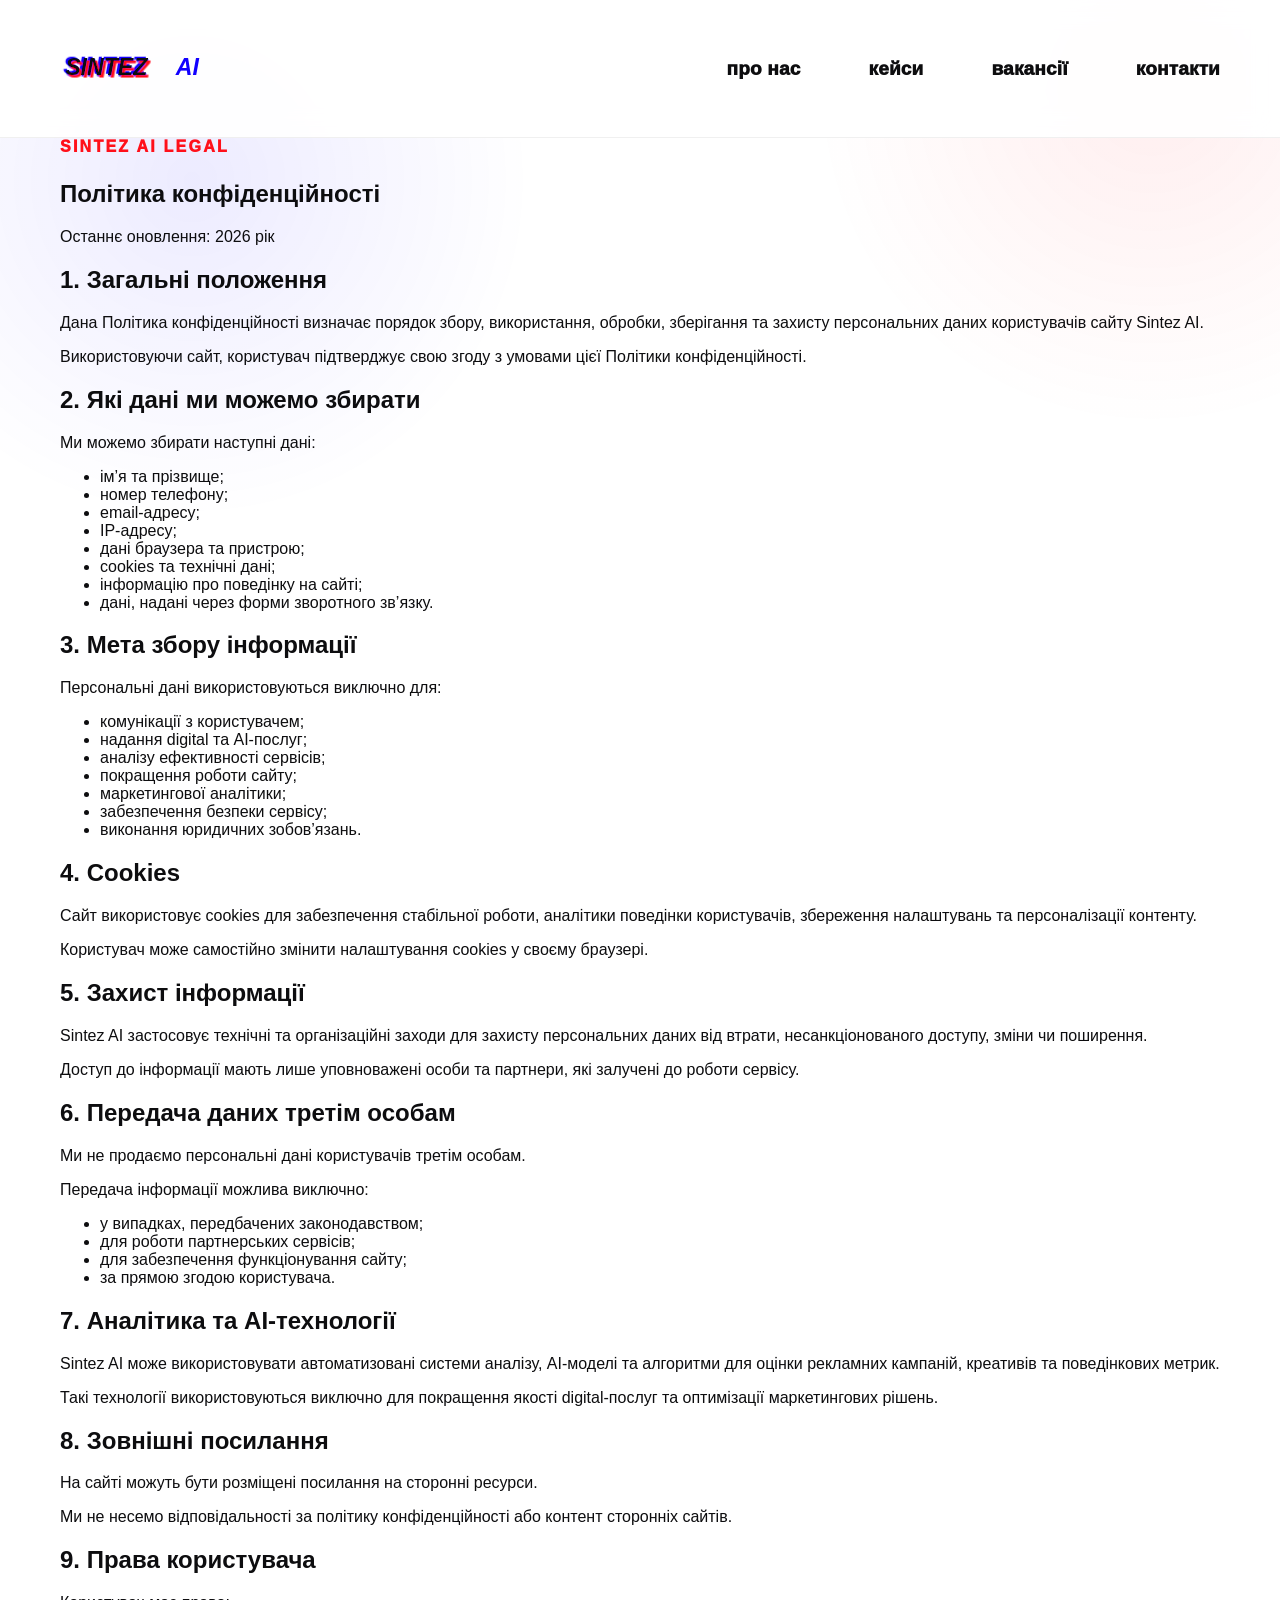
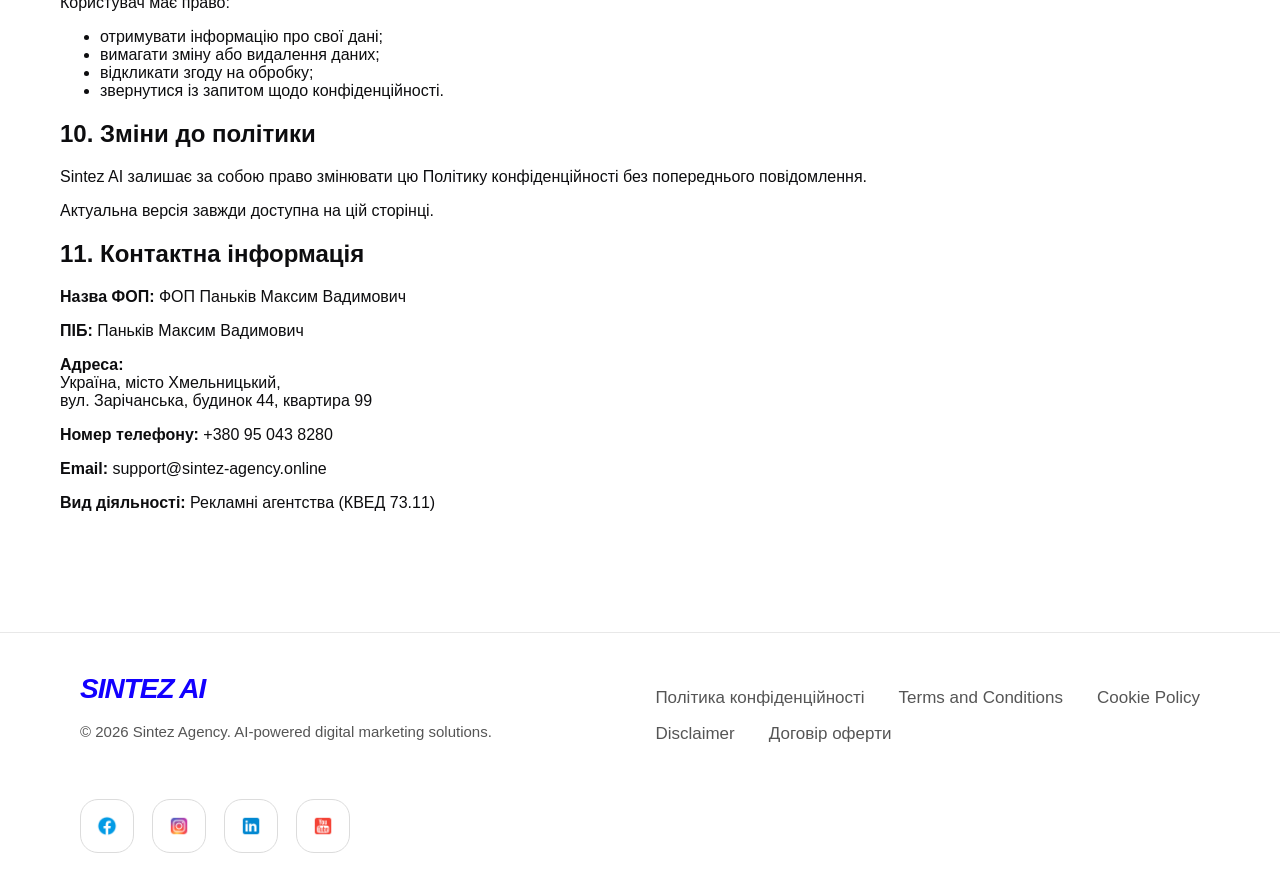
<file: privacy-policy.html>
<!doctype html>
<html lang="uk">
  <head>
    <meta charset="UTF-8" />

    <meta name="viewport" content="width=device-width, initial-scale=1.0" />

    <meta name="generator" content="WordPress 6.8.2" />

    <title>Політика конфіденційності — Sintez AI</title>

    <meta name="description" content="Політика конфіденційності Sintez AI." />

    <link rel="canonical" href="https://sintez-ai.com/privacy-policy.html" />

    <link
      rel="stylesheet"
      href="/wp-content/themes/sintez-ai/assets/css/style.css"
    />

    <script defer src="/wp-includes/js/wp-polyfill.min.js"></script>
  </head>

  <body>
    <header class="site-header">
      <div class="wrap nav">
        <a href="/">
          <img
            class="logo"
            src="/wp-content/themes/sintez-ai/assets/img/logo.svg"
            alt="Sintez AI"
          />
        </a>

        <button class="burger">☰</button>

        <nav class="menu">
          <a href="/about/"> про нас </a>

          <a href="/cases/"> кейси </a>

          <a href="/career/"> вакансії </a>

          <a href="/contacts/"> контакти </a>
        </nav>
      </div>
    </header>

    <main>
      <section class="legal-page wrap">
        <div class="legal-head">
          <div class="kicker">SINTEZ AI LEGAL</div>

          <h1>Політика конфіденційності</h1>

          <p class="legal-lead">Останнє оновлення: 2026 рік</p>
        </div>

        <div class="legal-content">
          <h2>1. Загальні положення</h2>

          <p>
            Дана Політика конфіденційності визначає порядок збору, використання,
            обробки, зберігання та захисту персональних даних користувачів сайту
            Sintez AI.
          </p>

          <p>
            Використовуючи сайт, користувач підтверджує свою згоду з умовами
            цієї Політики конфіденційності.
          </p>

          <h2>2. Які дані ми можемо збирати</h2>

          <p>Ми можемо збирати наступні дані:</p>

          <ul>
            <li>ім’я та прізвище;</li>

            <li>номер телефону;</li>

            <li>email-адресу;</li>

            <li>IP-адресу;</li>

            <li>дані браузера та пристрою;</li>

            <li>cookies та технічні дані;</li>

            <li>інформацію про поведінку на сайті;</li>

            <li>дані, надані через форми зворотного зв’язку.</li>
          </ul>

          <h2>3. Мета збору інформації</h2>

          <p>Персональні дані використовуються виключно для:</p>

          <ul>
            <li>комунікації з користувачем;</li>

            <li>надання digital та AI-послуг;</li>

            <li>аналізу ефективності сервісів;</li>

            <li>покращення роботи сайту;</li>

            <li>маркетингової аналітики;</li>

            <li>забезпечення безпеки сервісу;</li>

            <li>виконання юридичних зобов’язань.</li>
          </ul>

          <h2>4. Cookies</h2>

          <p>
            Сайт використовує cookies для забезпечення стабільної роботи,
            аналітики поведінки користувачів, збереження налаштувань та
            персоналізації контенту.
          </p>

          <p>
            Користувач може самостійно змінити налаштування cookies у своєму
            браузері.
          </p>

          <h2>5. Захист інформації</h2>

          <p>
            Sintez AI застосовує технічні та організаційні заходи для захисту
            персональних даних від втрати, несанкціонованого доступу, зміни чи
            поширення.
          </p>

          <p>
            Доступ до інформації мають лише уповноважені особи та партнери, які
            залучені до роботи сервісу.
          </p>

          <h2>6. Передача даних третім особам</h2>

          <p>Ми не продаємо персональні дані користувачів третім особам.</p>

          <p>Передача інформації можлива виключно:</p>

          <ul>
            <li>у випадках, передбачених законодавством;</li>

            <li>для роботи партнерських сервісів;</li>

            <li>для забезпечення функціонування сайту;</li>

            <li>за прямою згодою користувача.</li>
          </ul>

          <h2>7. Аналітика та AI-технології</h2>

          <p>
            Sintez AI може використовувати автоматизовані системи аналізу,
            AI-моделі та алгоритми для оцінки рекламних кампаній, креативів та
            поведінкових метрик.
          </p>

          <p>
            Такі технології використовуються виключно для покращення якості
            digital-послуг та оптимізації маркетингових рішень.
          </p>

          <h2>8. Зовнішні посилання</h2>

          <p>На сайті можуть бути розміщені посилання на сторонні ресурси.</p>

          <p>
            Ми не несемо відповідальності за політику конфіденційності або
            контент сторонніх сайтів.
          </p>

          <h2>9. Права користувача</h2>

          <p>Користувач має право:</p>

          <ul>
            <li>отримувати інформацію про свої дані;</li>

            <li>вимагати зміну або видалення даних;</li>

            <li>відкликати згоду на обробку;</li>

            <li>звернутися із запитом щодо конфіденційності.</li>
          </ul>

          <h2>10. Зміни до політики</h2>

          <p>
            Sintez AI залишає за собою право змінювати цю Політику
            конфіденційності без попереднього повідомлення.
          </p>

          <p>Актуальна версія завжди доступна на цій сторінці.</p>

          <h2>11. Контактна інформація</h2>

          <p><strong>Назва ФОП:</strong> ФОП Паньків Максим Вадимович</p>

          <p><strong>ПІБ:</strong> Паньків Максим Вадимович</p>

          <p>
            <strong>Адреса:</strong><br />
            Україна, місто Хмельницький,<br />
            вул. Зарічанська, будинок 44, квартира 99
          </p>

          <p>
            <strong>Номер телефону:</strong>
            <a href="tel:+380950438280">+380 95 043 8280</a>
          </p>

          <p>
            <strong>Email:</strong>
            <a href="mailto:support@sintez-agency.online"
              >support@sintez-agency.online</a
            >
          </p>

          <p>
            <strong>Вид діяльності:</strong>
            Рекламні агентства (КВЕД 73.11)
          </p>
        </div>
      </section>
    </main>

    <footer class="footer">
      <div class="footer-left">
        <div class="footer-logo">SINTEZ AI</div>

        <p class="footer-copy">
          © 2026 Sintez Agency. AI-powered digital marketing solutions.
        </p>
      </div>

      <div class="footer-center">
        <div class="footer-links-row">
          <a href="/privacy-policy.html"> Політика конфіденційності </a>

          <a href="/terms-and-conditions.html"> Terms and Conditions </a>

          <a href="/cookie-policy.html"> Cookie Policy </a>
        </div>

        <div class="footer-links-row">
          <a href="/disclaimer.html"> Disclaimer </a>

          <a href="/offer-agreement.html"> Договір оферти </a>
        </div>
      </div>

      <div class="footer-right">
        <a href="https://facebook.com/" target="_blank" class="social-link">
          <img
            src="/wp-content/themes/sintez-ai/assets/img/icons/facebook.png"
            alt="Facebook"
          />
        </a>

        <a href="https://instagram.com/" target="_blank" class="social-link">
          <img
            src="/wp-content/themes/sintez-ai/assets/img/icons/instagram.png"
            alt="Instagram"
          />
        </a>

        <a href="https://linkedin.com/" target="_blank" class="social-link">
          <img
            src="/wp-content/themes/sintez-ai/assets/img/icons/linkedin.png"
            alt="LinkedIn"
          />
        </a>

        <a href="https://youtube.com/" target="_blank" class="social-link">
          <img
            src="/wp-content/themes/sintez-ai/assets/img/icons/youtube.png"
            alt="YouTube"
          />
        </a>
      </div>
    </footer>
  </body>
</html>
</file>
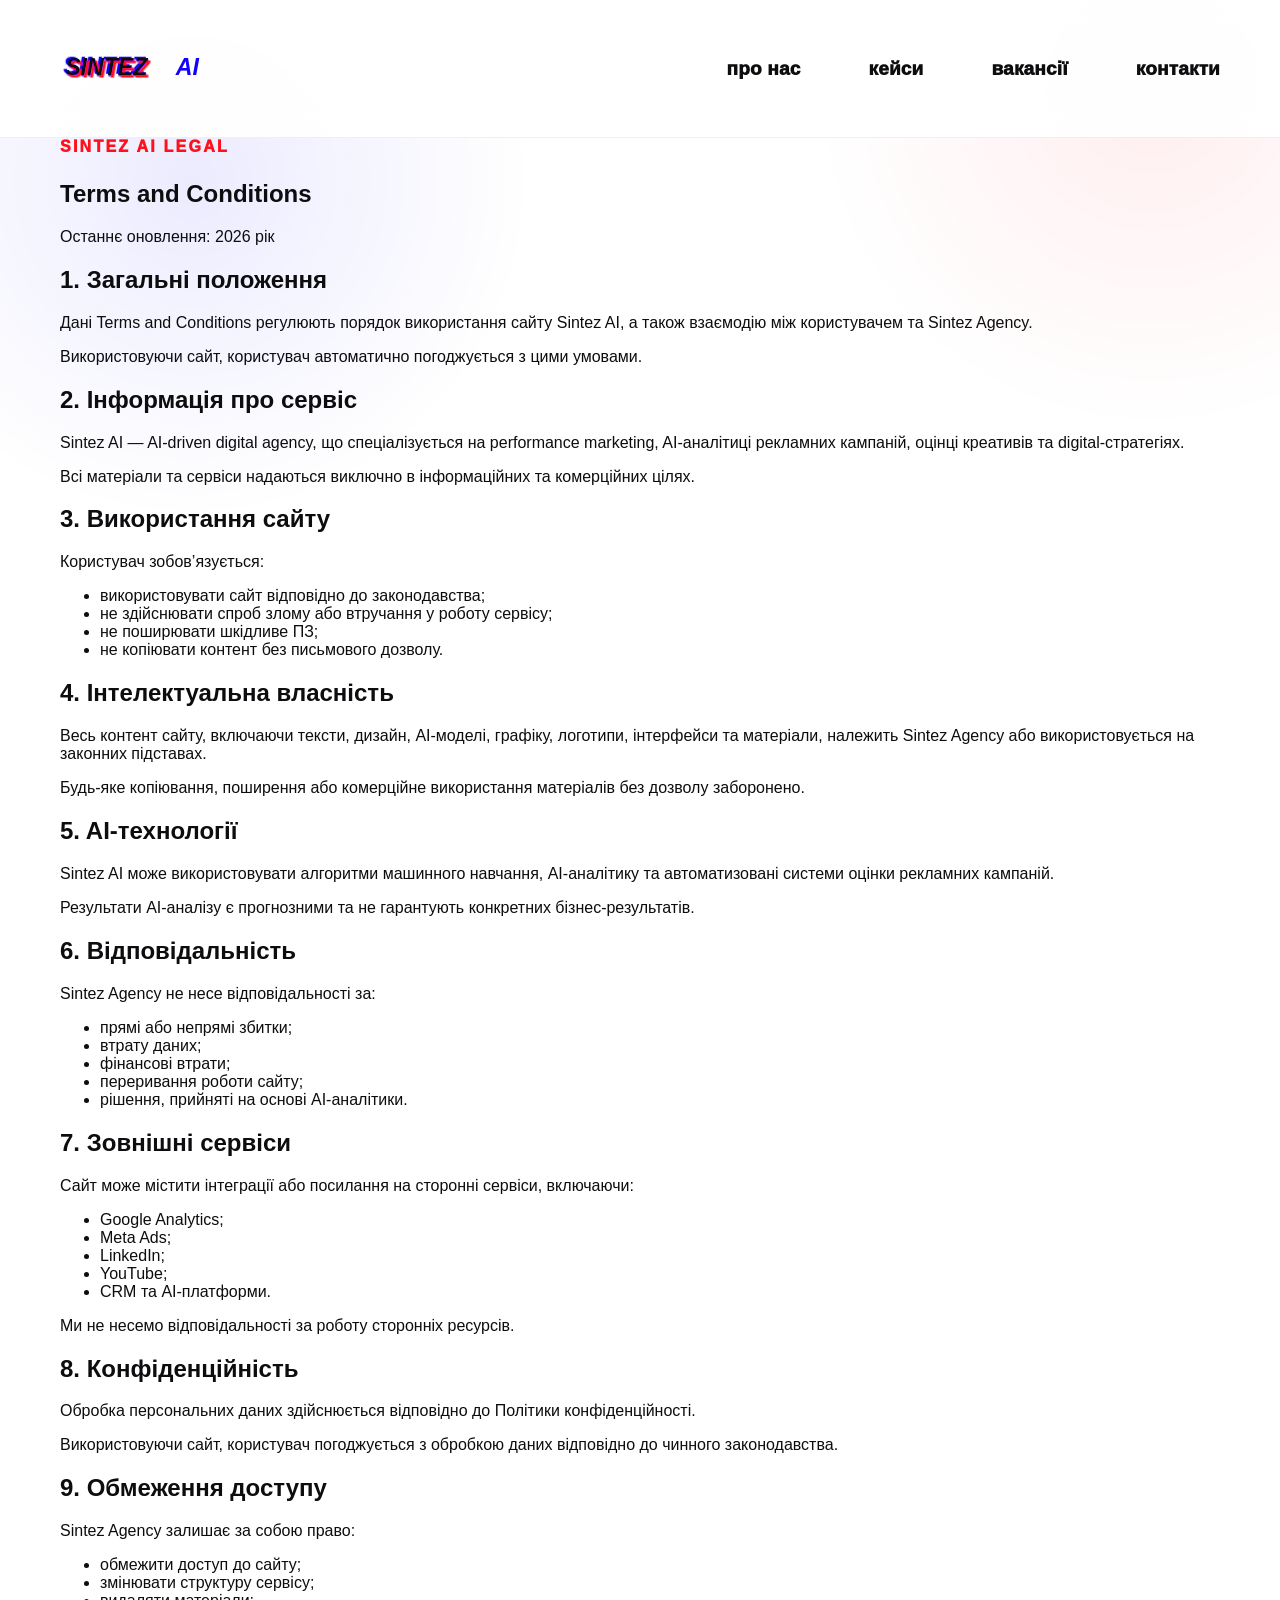
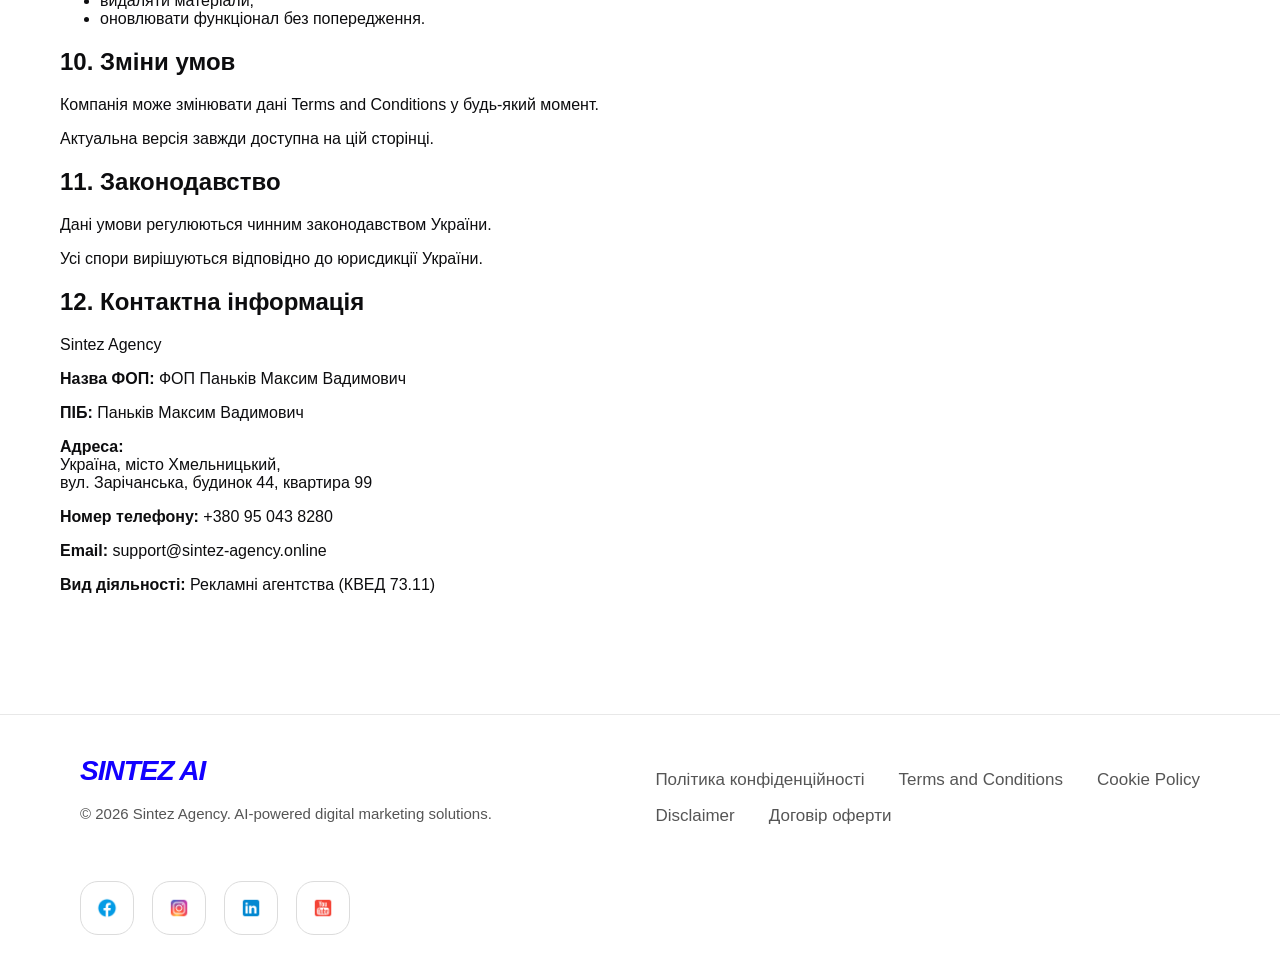
<file: terms-and-conditions.html>
<!doctype html>
<html lang="uk">
  <head>
    <meta charset="UTF-8" />

    <meta name="viewport" content="width=device-width, initial-scale=1.0" />

    <meta name="generator" content="WordPress 6.8.2" />

    <title>Terms and Conditions — Sintez AI</title>

    <meta
      name="description"
      content="Умови використання сервісів та сайту Sintez AI."
    />

    <link
      rel="canonical"
      href="https://sintez-ai.com/terms-and-conditions.html"
    />

    <link
      rel="stylesheet"
      href="/wp-content/themes/sintez-ai/assets/css/style.css"
    />

    <script defer src="/wp-includes/js/wp-polyfill.min.js"></script>
  </head>

  <body>
    <header class="site-header">
      <div class="wrap nav">
        <a href="/">
          <img
            class="logo"
            src="/wp-content/themes/sintez-ai/assets/img/logo.svg"
            alt="Sintez AI"
          />
        </a>

        <button class="burger">☰</button>

        <nav class="menu">
          <a href="/about/"> про нас </a>

          <a href="/cases/"> кейси </a>

          <a href="/career/"> вакансії </a>

          <a href="/contacts/"> контакти </a>
        </nav>
      </div>
    </header>

    <main>
      <section class="legal-page wrap">
        <div class="legal-head">
          <div class="kicker">SINTEZ AI LEGAL</div>

          <h1>Terms and Conditions</h1>

          <p class="legal-lead">Останнє оновлення: 2026 рік</p>
        </div>

        <div class="legal-content">
          <h2>1. Загальні положення</h2>

          <p>
            Дані Terms and Conditions регулюють порядок використання сайту
            Sintez AI, а також взаємодію між користувачем та Sintez Agency.
          </p>

          <p>
            Використовуючи сайт, користувач автоматично погоджується з цими
            умовами.
          </p>

          <h2>2. Інформація про сервіс</h2>

          <p>
            Sintez AI — AI-driven digital agency, що спеціалізується на
            performance marketing, AI-аналітиці рекламних кампаній, оцінці
            креативів та digital-стратегіях.
          </p>

          <p>
            Всі матеріали та сервіси надаються виключно в інформаційних та
            комерційних цілях.
          </p>

          <h2>3. Використання сайту</h2>

          <p>Користувач зобов’язується:</p>

          <ul>
            <li>використовувати сайт відповідно до законодавства;</li>

            <li>не здійснювати спроб злому або втручання у роботу сервісу;</li>

            <li>не поширювати шкідливе ПЗ;</li>

            <li>не копіювати контент без письмового дозволу.</li>
          </ul>

          <h2>4. Інтелектуальна власність</h2>

          <p>
            Весь контент сайту, включаючи тексти, дизайн, AI-моделі, графіку,
            логотипи, інтерфейси та матеріали, належить Sintez Agency або
            використовується на законних підставах.
          </p>

          <p>
            Будь-яке копіювання, поширення або комерційне використання
            матеріалів без дозволу заборонено.
          </p>

          <h2>5. AI-технології</h2>

          <p>
            Sintez AI може використовувати алгоритми машинного навчання,
            AI-аналітику та автоматизовані системи оцінки рекламних кампаній.
          </p>

          <p>
            Результати AI-аналізу є прогнозними та не гарантують конкретних
            бізнес-результатів.
          </p>

          <h2>6. Відповідальність</h2>

          <p>Sintez Agency не несе відповідальності за:</p>

          <ul>
            <li>прямі або непрямі збитки;</li>

            <li>втрату даних;</li>

            <li>фінансові втрати;</li>

            <li>переривання роботи сайту;</li>

            <li>рішення, прийняті на основі AI-аналітики.</li>
          </ul>

          <h2>7. Зовнішні сервіси</h2>

          <p>
            Сайт може містити інтеграції або посилання на сторонні сервіси,
            включаючи:
          </p>

          <ul>
            <li>Google Analytics;</li>

            <li>Meta Ads;</li>

            <li>LinkedIn;</li>

            <li>YouTube;</li>

            <li>CRM та AI-платформи.</li>
          </ul>

          <p>Ми не несемо відповідальності за роботу сторонніх ресурсів.</p>

          <h2>8. Конфіденційність</h2>

          <p>
            Обробка персональних даних здійснюється відповідно до Політики
            конфіденційності.
          </p>

          <p>
            Використовуючи сайт, користувач погоджується з обробкою даних
            відповідно до чинного законодавства.
          </p>

          <h2>9. Обмеження доступу</h2>

          <p>Sintez Agency залишає за собою право:</p>

          <ul>
            <li>обмежити доступ до сайту;</li>

            <li>змінювати структуру сервісу;</li>

            <li>видаляти матеріали;</li>

            <li>оновлювати функціонал без попередження.</li>
          </ul>

          <h2>10. Зміни умов</h2>

          <p>
            Компанія може змінювати дані Terms and Conditions у будь-який
            момент.
          </p>

          <p>Актуальна версія завжди доступна на цій сторінці.</p>

          <h2>11. Законодавство</h2>

          <p>Дані умови регулюються чинним законодавством України.</p>

          <p>Усі спори вирішуються відповідно до юрисдикції України.</p>

          <h2>12. Контактна інформація</h2>

          <p>Sintez Agency</p>

          <p><strong>Назва ФОП:</strong> ФОП Паньків Максим Вадимович</p>

          <p><strong>ПІБ:</strong> Паньків Максим Вадимович</p>

          <p>
            <strong>Адреса:</strong><br />
            Україна, місто Хмельницький,<br />
            вул. Зарічанська, будинок 44, квартира 99
          </p>

          <p>
            <strong>Номер телефону:</strong>
            <a href="tel:+380950438280">+380 95 043 8280</a>
          </p>

          <p>
            <strong>Email:</strong>
            <a href="mailto:support@sintez-agency.online"
              >support@sintez-agency.online</a
            >
          </p>

          <p>
            <strong>Вид діяльності:</strong>
            Рекламні агентства (КВЕД 73.11)
          </p>
        </div>
      </section>
    </main>

    <footer class="footer">
      <div class="footer-left">
        <div class="footer-logo">SINTEZ AI</div>

        <p class="footer-copy">
          © 2026 Sintez Agency. AI-powered digital marketing solutions.
        </p>
      </div>

      <div class="footer-center">
        <div class="footer-links-row">
          <a href="/privacy-policy.html"> Політика конфіденційності </a>

          <a href="/terms-and-conditions.html"> Terms and Conditions </a>

          <a href="/cookie-policy.html"> Cookie Policy </a>
        </div>

        <div class="footer-links-row">
          <a href="/disclaimer.html"> Disclaimer </a>

          <a href="/offer-agreement.html"> Договір оферти </a>
        </div>
      </div>

      <div class="footer-right">
        <a href="https://facebook.com/" target="_blank" class="social-link">
          <img
            src="/wp-content/themes/sintez-ai/assets/img/icons/facebook.png"
            alt="Facebook"
          />
        </a>

        <a href="https://instagram.com/" target="_blank" class="social-link">
          <img
            src="/wp-content/themes/sintez-ai/assets/img/icons/instagram.png"
            alt="Instagram"
          />
        </a>

        <a href="https://linkedin.com/" target="_blank" class="social-link">
          <img
            src="/wp-content/themes/sintez-ai/assets/img/icons/linkedin.png"
            alt="LinkedIn"
          />
        </a>

        <a href="https://youtube.com/" target="_blank" class="social-link">
          <img
            src="/wp-content/themes/sintez-ai/assets/img/icons/youtube.png"
            alt="YouTube"
          />
        </a>
      </div>
    </footer>
  </body>
</html>
</file>
<file: wp-content/themes/sintez-ai/assets/css/style.css>
:root {
  --blue: #1200ff;
  --red: #ff101a;
  --black: #0d0d0f;
  --soft: #f3f3f0;
  --muted: #6f6f76;
  --line: #151515;
  --max: 1440px;
}
* {
  box-sizing: border-box;
}
html {
  scroll-behavior: smooth;
}
body {
  margin: 0;
  font-family: Arial, Helvetica, sans-serif;
  color: var(--black);
  background: #fff;
  font-weight: 500;
}
body:before {
  content: "";
  position: fixed;
  inset: 0;
  pointer-events: none;
  background:
    radial-gradient(circle at 15% 20%, rgba(18, 0, 255, 0.08), transparent 26%),
    radial-gradient(circle at 90% 10%, rgba(255, 16, 26, 0.07), transparent 24%);
  z-index: -1;
}
a {
  text-decoration: none;
  color: inherit;
}
img {
  display: block;
  max-width: 100%;
}
.wrap {
  width: min(var(--max), calc(100% - 120px));
  margin: auto;
}
.site-header {
  height: 138px;
  background: rgba(255, 255, 255, 0.92);
  backdrop-filter: blur(12px);
  position: sticky;
  top: 0;
  z-index: 50;
  border-bottom: 1px solid rgba(0, 0, 0, 0.06);
}
.nav {
  height: 100%;
  display: flex;
  align-items: center;
  justify-content: space-between;
  gap: 46px;
}
.logo {
  width: 180px;
}
.menu {
  display: flex;
  gap: 68px;
  font-size: 19px;
  font-weight: 950;
  letter-spacing: 0.01em;
}
.menu a,
.lang button {
  transition: 0.25s;
}
.menu a:hover,
.menu a.active,
.lang button.active {
  color: var(--red);
}
.lang {
  display: flex;
  gap: 16px;
}
.lang button {
  border: 0;
  background: transparent;
  font-size: 20px;
  font-weight: 950;
  cursor: pointer;
}
.burger {
  display: none;
  background: transparent;
  border: 0;
  font-size: 32px;
  font-weight: 900;
}
.hero {
  min-height: calc(100vh - 138px);
  display: grid;
  grid-template-columns: 1.1fr 0.9fr;
  align-items: center;
  gap: 48px;
  padding: 56px 0 90px;
}
.kicker {
  color: var(--red);
  font-weight: 950;
  letter-spacing: 0.14em;
  text-transform: uppercase;
  margin-bottom: 24px;
}
.hero h1,
.page-title {
  font-size: clamp(40px, 7.6vw, 105px);
  line-height: 0.92;
  letter-spacing: -0.075em;
  margin: 0;
  font-weight: 900;
}
.hero h1 span {
  color: var(--blue);
}
.lead {
  font-size: 26px;
  line-height: 1.35;
  max-width: 790px;
  margin: 38px 0 0;
}
.btn {
  min-width: 248px;
  height: 66px;
  display: inline-flex;
  align-items: center;
  justify-content: center;
  border: 2px solid var(--blue);
  color: var(--blue);
  font-weight: 950;
  margin-top: 38px;
  position: relative;
  overflow: hidden;
  transition: 0.32s;
  background: #fff;
}
.btn:before {
  content: "";
  position: absolute;
  inset: 0;
  background: var(--blue);
  transform: translateX(-101%);
  transition: 0.32s;
  z-index: 0;
}
.btn span {
  position: relative;
  z-index: 1;
}
.btn:hover {
  color: #fff;
}
.btn:hover:before {
  transform: translateX(0);
}
.btn.white {
  border-color: #fff;
  color: #fff;
  background: transparent;
}
.btn.white:before {
  background: #fff;
}
.btn.white:hover {
  color: var(--blue);
}
.hero-art {
  position: relative;
}
.showreel {
  height: 460px;
  width: 100%;
  object-fit: cover;
  filter: contrast(1.05);
  box-shadow: 0 35px 90px rgba(0, 0, 0, 0.25);
  border-radius: 32px;
}
.sticker {
  position: absolute;
  right: -20px;
  bottom: -42px;
  background: #fff;
  color: var(--blue);
  font-weight: 950;
  font-size: 42px;
  padding: 30px 42px;
  transform: rotate(-4deg);
  box-shadow: 0 20px 50px rgba(0, 0, 0, 0.18);
}
.stats {
  border-top: 1px solid #111;
  border-bottom: 1px solid #111;
  display: grid;
  grid-template-columns: repeat(4, 1fr);
  gap: 30px;
  padding: 50px 0;
}
.stat b {
  display: block;
  color: var(--red);
  font-size: 56px;
  line-height: 1;
  font-weight: 950;
}
.stat span {
  font-size: 18px;
}
.section {
  padding: 115px 0;
}
.section-title {
  font-size: clamp(48px, 5vw, 86px);
  line-height: 1;
  letter-spacing: -0.06em;
  margin: 0 0 64px;
  font-weight: 950;
}

/* ABOUT PAGE */

.about-hero {
  padding: 120px 0 100px;
  background: linear-gradient(to right, #f3f3f6, #f7f0f1);
}

.about-grid {
  display: grid;
  grid-template-columns: 1.1fr 0.9fr;
  gap: 80px;
  align-items: center;
}

.eyebrow {
  display: inline-block;
  margin-bottom: 24px;

  font-size: 14px;
  font-weight: 800;
  letter-spacing: 0.2em;
  text-transform: uppercase;

  color: #ff2a2a;
}

.about-content h1 {
  font-size: clamp(40px, 7.6vw, 105px);
  line-height: 0.92;
  letter-spacing: -0.06em;
  font-weight: 900;

  margin-bottom: 32px;
}

.about-content h1 span {
  color: #1d19ff;
}

.about-text {
  max-width: 720px;

  font-size: 24px;
  line-height: 1.6;
  color: #222;

  margin-bottom: 24px;
}

.hero-actions {
  display: flex;
  gap: 18px;
  margin-top: 50px;
}

.about-visual {
  position: relative;
}

.about-visual img {
  width: 100%;
  border-radius: 34px;
  display: block;

  box-shadow: 0 30px 80px rgba(0, 0, 0, 0.14);
}

.floating-card {
  position: absolute;
  bottom: -20px;
  right: -20px;

  background: white;
  border-radius: 22px;

  padding: 18px 26px;

  font-weight: 800;
  font-size: 15px;
  color: #1d19ff;

  box-shadow: 0 20px 60px rgba(0, 0, 0, 0.14);
}

/* STATS */

.stats-section {
  padding: 80px 0;
  background: #fff;
}

.stats-grid {
  display: grid;
  grid-template-columns: repeat(4, 1fr);
  gap: 24px;
}

.stat-card {
  padding: 42px;
  border-radius: 28px;

  background: #f6f6f6;
}

.stat-card h2 {
  font-size: 56px;
  line-height: 1;
  margin-bottom: 18px;

  color: #1d19ff;
}

.stat-card p {
  font-size: 18px;
  line-height: 1.5;
}

/* STORY */

.story-section {
  padding: 120px 0;
}

.story-grid {
  display: grid;
  grid-template-columns: 0.9fr 1.1fr;
  gap: 80px;
}

.section-title {
  font-size: clamp(48px, 5vw, 82px);
  line-height: 1;
  letter-spacing: -0.05em;
  font-weight: 900;
}

.story-content p {
  font-size: 22px;
  line-height: 1.7;
  margin-bottom: 24px;
}

.feature-list {
  margin: 30px 0;
  padding-left: 24px;
}

.feature-list li {
  font-size: 22px;
  margin-bottom: 14px;
}

/* SERVICES */

.services-section {
  padding: 120px 0;
  background: #0b0b0f;
  color: white;
}

.section-top {
  margin-bottom: 70px;
}

.services-grid {
  display: grid;
  grid-template-columns: repeat(3, 1fr);
  gap: 28px;
}

.service-card {
  background: rgba(255, 255, 255, 0.05);

  border: 1px solid rgba(255, 255, 255, 0.08);

  border-radius: 30px;

  padding: 40px;
}

.service-card h3 {
  font-size: 30px;
  margin-bottom: 18px;
}

.service-card p {
  font-size: 18px;
  line-height: 1.7;
  color: #d5d5d5;
}

/* BRANDS */

.brands-section {
  padding: 120px 0;
}

.brands-grid {
  margin-top: 60px;

  display: grid;
  grid-template-columns: repeat(4, 1fr);
  gap: 26px;
}

.brands-grid span {
  padding: 34px;

  border-radius: 24px;

  background: #f5f5f5;

  font-size: 28px;
  font-weight: 800;

  text-align: center;
}

/* CTA */

.about-cta {
  padding: 120px 0;
}

.cta-box {
  background: linear-gradient(135deg, #1200ff, #4f46ff);

  border-radius: 42px;

  padding: 80px;

  display: flex;
  justify-content: space-between;
  align-items: center;
  gap: 40px;
}

.cta-box h2 {
  font-size: clamp(42px, 4vw, 70px);
  line-height: 1;
  letter-spacing: -0.05em;

  color: white;

  max-width: 920px;
}

.white-text {
  color: rgba(255, 255, 255, 0.7);
}

.about-grid {
  display: grid;
  grid-template-columns: 1.1fr 0.9fr;
  gap: 80px;
  align-items: start;
}
.about-grid p,
.story p {
  font-size: 22px;
  line-height: 1.52;
}
.ai-list {
  display: grid;
  gap: 34px;
}
.bullet {
  display: grid;
  grid-template-columns: 10px 1fr;
  gap: 32px;
  align-items: start;
}
.bullet:before {
  content: "";
  width: 8px;
  height: 8px;
  background: var(--red);
  margin-top: 14px;
}
.bullet h3 {
  font-size: 32px;
  margin: 0 0 12px;
  font-weight: 950;
}
.bullet p {
  font-size: 19px;
  line-height: 1.45;
  margin: 0;
  color: #333;
}
.full-collage {
  height: 420px;
  background: url("/wp-content/themes/sintez-ai/assets/img/hero-collage.svg")
    center/cover;
  margin: 20px 0 0;
}
.why-grid {
  display: grid;
  grid-template-columns: repeat(2, 1fr);
  gap: 0 110px;
  max-width: 960px;
  margin: auto;
}
.why-item {
  border-bottom: 1px solid #111;
  padding: 34px 0;
}
.why-item small {
  color: #999;
}
.why-item b {
  display: block;
  font-size: 24px;
  line-height: 1.25;
}
.services-split {
  display: grid;
  grid-template-columns: 430px 1fr;
  min-height: 820px;
}
.services-menu {
  background: var(--blue);
  padding: 130px 90px;
  position: sticky;
  top: 138px;
  height: calc(100vh - 138px);
  color: #fff;
}
.services-menu a {
  display: block;
  font-size: 31px;
  line-height: 1.1;
  font-weight: 950;
  margin: 0 0 28px;
  transition: 0.24s;
}
.services-menu a.active,
.services-menu a:hover {
  color: var(--red);
  transform: translateX(10px);
}
.services-content {
  padding: 145px 11vw;
  position: relative;
}
.services-content:after {
  content: "";
  position: absolute;
  right: 60px;
  top: 120px;
  width: 2px;
  height: 520px;
  background: #111;
  box-shadow: 0 0 0 6px #fff;
}
.service-panel {
  display: none;
  max-width: 780px;
}
.service-panel.active {
  display: block;
  animation: fade 0.4s ease;
}
.service-panel p {
  font-size: 27px;
  line-height: 1.42;
}
.process {
  max-width: 980px;
  position: relative;
}
.process:after {
  content: "SINTEZ";
  position: absolute;
  right: -160px;
  top: 120px;
  color: rgba(18, 0, 255, 0.08);
  font-size: 150px;
  font-weight: 950;
  transform: rotate(-8deg);
}
.blue-band {
  background: linear-gradient(135deg, #1200ff, #1900ff 55%, #3a00ff);
  color: #fff;
  padding: 115px 0;
  position: relative;
  overflow: hidden;
}
.blue-band:before {
  content: "";
  position: absolute;
  inset: 0;
  background: url("/wp-content/themes/sintez-ai/assets/img/showreel-2025-2026.png")
    center/cover;
  opacity: 0.12;
  mix-blend-mode: screen;
}
.blue-band .wrap {
  position: relative;
  z-index: 2;
}
.blue-band h2 {
  font-size: clamp(48px, 5.6vw, 90px);
  line-height: 1.08;
  letter-spacing: -0.05em;
  max-width: 1050px;
  margin: 0 0 36px;
  font-weight: 950;
}
.cases-grid {
  display: grid;
  grid-template-columns: repeat(3, 1fr);
}
.case-card {
  height: 355px;
  background: var(--blue);
  position: relative;
  display: flex;
  align-items: center;
  justify-content: center;
  text-align: center;
  color: #fff;
  overflow: hidden;
  transition: 0.38s;
}
.case-card img {
  position: absolute;
  inset: 0;
  width: 100%;
  height: 100%;
  object-fit: cover;
  filter: grayscale(1);
  opacity: 0.35;
  transition: 0.55s;
}
.case-card:after {
  content: "";
  position: absolute;
  inset: 0;
  background: rgba(18, 0, 255, 0.72);
  transition: 0.32s;
}
.case-card:hover {
  transform: translateY(-10px);
  box-shadow: 0 34px 75px rgba(0, 0, 0, 0.28);
}
.case-card:hover:after {
  background: rgba(255, 16, 26, 0.76);
}
.case-card:hover img {
  transform: scale(1.12);
  opacity: 0.58;
}
.case-card div {
  position: relative;
  z-index: 2;
  padding: 34px;
}
.case-card h3 {
  font-size: 32px;
  line-height: 1.1;
  margin: 0 0 18px;
  font-weight: 950;
}
.case-card p {
  font-size: 20px;
  margin: 0;
}
.news-grid {
  display: grid;
  grid-template-columns: repeat(4, 1fr);
  gap: 42px;
}
.post img {
  height: 210px;
  width: 100%;
  object-fit: cover;
  background: var(--blue);
}
.post time {
  display: block;
  color: #888;
  margin: 18px 0 10px;
}
.post h3 {
  font-size: 20px;
  line-height: 1.25;
  margin: 0;
  font-weight: 950;
}
.career-hero {
  display: grid;
  grid-template-columns: 1fr 1fr;
  gap: 90px;
  align-items: end;
  min-height: 720px;
}
.career-hero h1 {
  font-size: clamp(58px, 6vw, 96px);
  line-height: 1;
  letter-spacing: -0.06em;
}
.career-hero p {
  font-size: 33px;
  font-weight: 950;
  line-height: 1.25;
}
.career-hero img {
  height: 540px;
  width: 100%;
  object-fit: cover;
}
.benefits {
  display: grid;
  grid-template-columns: 1fr 1fr;
  gap: 80px 95px;
}
.benefit {
  border-bottom: 1px solid #111;
  padding-bottom: 50px;
}
.benefit h3 {
  font-size: 34px;
  margin: 0 0 18px;
}
.benefit p {
  font-size: 22px;
  color: #777;
}
.vacancy {
  border-top: 1px solid #111;
  padding: 44px 0;
  display: grid;
  grid-template-columns: 1fr auto;
  align-items: center;
}
.vacancy h3 {
  font-size: 34px;
  margin: 0 0 18px;
}
.vacancy span {
  font-size: 20px;
}
.arrow {
  font-size: 58px;
  transition: 0.25s;
}
.vacancy:hover .arrow {
  transform: translate(8px, -8px);
  color: var(--blue);
}
.contacts {
  min-height: 780px;
  background: url("/wp-content/themes/sintez-ai/assets/img/map.svg")
    center/cover;
  padding-top: 170px;
}
.contact-tabs {
  display: flex;
}
.contact-tabs a {
  background: #111;
  color: #fff;
  font-weight: 950;
  padding: 24px 70px;
}
.contact-tabs a.active {
  background: var(--red);
}
.contact-box,
.form-box {
  width: min(650px, 94%);
  padding: 62px;
  background: #111;
  color: #fff;
}
.form-box {
  background: var(--red);
}
.contact-box h1,
.form-box h1 {
  font-size: 58px;
  margin: 0 0 42px;
  letter-spacing: -0.05em;
}
.contact-box p {
  font-size: 25px;
  font-weight: 950;
  line-height: 1.45;
}
.socials {
  display: flex;
  gap: 35px;
  margin-top: 70px;
  color: var(--blue);
  font-size: 32px;
  font-weight: 950;
}
.field {
  display: grid;
  grid-template-columns: 120px 1fr;
  gap: 20px;
  align-items: center;
  margin: 18px 0;
}
.field input,
.field textarea {
  border: 0;
  padding: 17px;
  font-size: 16px;
}
.field textarea {
  height: 145px;
}

.footer {
  margin-top: 120px;
  padding: 40px 80px;
  background: #ffffff;
  border-top: 1px solid #e8e8e8;

  display: flex;
  align-items: center;
  justify-content: space-between;
  gap: 40px;

  flex-wrap: wrap;
}

.footer-logo {
  font-size: 28px;
  font-weight: 900;
  font-style: italic;
  color: #1200ff;
  margin-bottom: 12px;
  letter-spacing: -1px;
}

.footer-copy {
  font-size: 15px;
  color: #555;
  line-height: 1.6;
  max-width: 420px;
}

.footer-right {
  display: flex;
  align-items: center;
  gap: 18px;
}

.social-link {
  width: 54px;
  height: 54px;

  display: flex;
  align-items: center;
  justify-content: center;

  border: 1px solid #dcdcdc;
  border-radius: 18px;

  background: #fff;

  transition: all 0.25s ease;
}

.social-link:hover {
  transform: translateY(-4px);
  border-color: #1200ff;
  box-shadow: 0 12px 30px rgba(18, 0, 255, 0.12);
}

.social-link img {
  width: 22px;
  height: 22px;
  object-fit: contain;
}

@media (max-width: 768px) {
  .footer {
    padding: 32px 24px;
    flex-direction: column;
    align-items: flex-start;
  }

  .footer-right {
    margin-top: 10px;
  }
}
.reveal {
  opacity: 0;
  transform: translateY(34px);
  transition: 0.7s;
}
.reveal.is-visible {
  opacity: 1;
  transform: none;
}
.page-hero {
  padding: 92px 0 70px;
}
.page-hero.center {
  text-align: center;
}
.story {
  max-width: 850px;
  margin: auto;
}
.brand-cloud {
  display: flex;
  gap: 34px 48px;
  flex-wrap: wrap;
  font-size: 31px;
  font-weight: 950;
  line-height: 1.45;
  margin: 46px 0;
}
.admin-login {
  background: #f0f0f1;
  min-height: 100vh;
  display: grid;
  place-items: center;
  font-family: Arial;
}
.login-card {
  width: 360px;
  background: white;
  padding: 28px;
  box-shadow: 0 2px 14px #0002;
}
.login-card img {
  width: 150px;
  margin: auto;
}
.login-card input {
  width: 100%;
  padding: 13px;
  margin: 8px 0;
  border: 1px solid #8c8f94;
}
.login-card button {
  background: #2271b1;
  color: white;
  border: 0;
  padding: 10px 18px;
}
.wp-note {
  color: #646970;
  font-size: 13px;
}
@keyframes fade {
  from {
    opacity: 0;
    transform: translateY(15px);
  }
  to {
    opacity: 1;
    transform: none;
  }
}
@media (max-width: 980px) {
  .wrap {
    width: min(100% - 34px, var(--max));
  }
  .site-header {
    height: auto;
    padding: 20px 0;
  }
  .burger {
    display: block;
  }
  .menu {
    display: none;
    position: absolute;
    top: 86px;
    left: 0;
    right: 0;
    background: #fff;
    flex-direction: column;
    padding: 28px;
    gap: 20px;
  }
  .menu.open {
    display: flex;
  }
  .lang {
    display: none;
  }
  .hero,
  .about-grid,
  .services-split,
  .career-hero {
    grid-template-columns: 1fr;
  }
  .stats,
  .why-grid,
  .benefits,
  .news-grid {
    grid-template-columns: 1fr;
  }
  .cases-grid {
    grid-template-columns: 1fr;
  }
  .services-menu {
    position: relative;
    top: 0;
    height: auto;
    padding: 60px 42px;
  }
  .services-content {
    padding: 70px 28px;
  }
  .hero h1,
  .page-title {
    font-size: 58px;
  }
  .showreel {
    height: 280px;
  }
  .footer {
    display: grid;
    gap: 18px;
  }
  .field {
    grid-template-columns: 1fr;
  }
}

.career-hero {
  padding: 130px 0 100px;
  background: linear-gradient(to right, #f4f4f6, #f8f3f3);
}

.career-grid {
  display: grid;
  grid-template-columns: 1fr 580px;
  gap: 90px;
  align-items: center;
}

.career-eyebrow {
  font-size: 14px;
  font-weight: 900;
  letter-spacing: 0.22em;
  color: #ff2a2a;
  margin-bottom: 24px;
  text-transform: uppercase;
}

.career-title {
  font-size: clamp(60px, 7vw, 118px);
  line-height: 0.9;
  letter-spacing: -0.07em;
  font-weight: 900;
  margin: 0 0 34px;
}

.career-title span {
  color: #1200ff;
}

.career-desc {
  max-width: 760px;
  font-size: 26px;
  line-height: 1.6;
  color: #2a2a2a;
  margin-bottom: 42px;
}

.career-preview {
  position: relative;
}

.career-preview img {
  width: 100%;
  border-radius: 38px;
  display: block;
  box-shadow: 0 35px 80px rgba(0, 0, 0, 0.18);
}

.career-badge {
  position: absolute;
  right: -20px;
  bottom: -24px;
  background: white;
  color: #1200ff;
  padding: 18px 30px;
  border-radius: 20px;
  font-weight: 800;
  font-size: 18px;
  box-shadow: 0 18px 50px rgba(0, 0, 0, 0.12);
}

.benefits-modern {
  padding: 120px 0;
}

.benefits-grid {
  display: grid;
  grid-template-columns: repeat(4, 1fr);
  gap: 26px;
  margin-top: 70px;
}

.benefit-card {
  background: white;
  border-radius: 34px;
  padding: 42px;
  border: 1px solid #ececec;
  transition: 0.35s;
}

.benefit-card:hover {
  transform: translateY(-8px);
  background: #1200ff;
  color: white;
}

.benefit-card:hover p {
  color: rgba(255, 255, 255, 0.84);
}

.benefit-icon {
  width: 68px;
  height: 68px;
  border-radius: 20px;
  background: rgba(18, 0, 255, 0.08);
  display: flex;
  align-items: center;
  justify-content: center;
  margin-bottom: 30px;
  font-size: 28px;
}

.benefit-card h3 {
  font-size: 30px;
  margin-bottom: 18px;
  line-height: 1;
}

.benefit-card p {
  font-size: 18px;
  line-height: 1.7;
  color: #555;
}

.vacancies-modern {
  padding: 40px 0 120px;
}

.vacancies-header {
  display: flex;
  justify-content: space-between;
  align-items: center;
  margin-bottom: 60px;
  gap: 30px;
}

.vacancies-header p {
  max-width: 720px;
  font-size: 22px;
  line-height: 1.7;
  color: #555;
}

.vacancy-list {
  display: flex;
  flex-direction: column;
  gap: 24px;
}

.vacancy-card {
  position: relative;
  display: flex;
  justify-content: space-between;
  align-items: center;
  gap: 40px;
  padding: 42px;
  background: white;
  border-radius: 34px;
  border: 1px solid #ececec;
  transition: 0.35s;
  overflow: hidden;
}

.vacancy-card::before {
  content: "";
  position: absolute;
  inset: 0;
  background: linear-gradient(
    135deg,
    rgba(18, 0, 255, 0.05),
    rgba(255, 34, 34, 0.04)
  );
  opacity: 0;
  transition: 0.35s;
}

.vacancy-card:hover {
  transform: translateY(-6px);
  border-color: #1200ff;
  box-shadow: 0 25px 60px rgba(18, 0, 255, 0.08);
}

.vacancy-card:hover::before {
  opacity: 1;
}

.vacancy-left {
  position: relative;
  z-index: 2;
}

.vacancy-tag {
  display: inline-flex;
  gap: 10px;
  align-items: center;
  margin-bottom: 18px;
  padding: 10px 16px;
  border-radius: 999px;
  background: rgba(18, 0, 255, 0.08);
  color: #1200ff;
  font-weight: 800;
  font-size: 14px;
}

.vacancy-card h3 {
  font-size: 42px;
  margin: 0 0 16px;
  line-height: 1;
}

.vacancy-card p {
  font-size: 19px;
  line-height: 1.7;
  color: #555;
  max-width: 760px;
}

.vacancy-meta {
  display: flex;
  flex-wrap: wrap;
  gap: 14px;
  margin-top: 24px;
}

.vacancy-meta span {
  padding: 12px 18px;
  border-radius: 999px;
  background: #f4f4f4;
  font-size: 14px;
  font-weight: 700;
}

.vacancy-arrow {
  width: 92px;
  height: 92px;
  border-radius: 999px;
  background: #1200ff;
  color: white;
  display: flex;
  align-items: center;
  justify-content: center;
  font-size: 34px;
  transition: 0.3s;
  position: relative;
  z-index: 2;
}

.vacancy-card:hover .vacancy-arrow {
  transform: rotate(45deg);
}

.career-band {
  background: #0b0b10;
  color: white;
  padding: 120px 0;
  margin-top: 30px;
}

.career-band-grid {
  display: grid;
  grid-template-columns: repeat(3, 1fr);
  gap: 28px;
  margin-top: 60px;
}

.career-stat {
  background: rgba(255, 255, 255, 0.04);
  border: 1px solid rgba(255, 255, 255, 0.08);
  border-radius: 30px;
  padding: 42px;
}

.career-stat h2 {
  font-size: 64px;
  color: #1200ff;
  margin: 0 0 16px;
}

.career-stat p {
  color: #d4d4d4;
  line-height: 1.7;
  font-size: 18px;
}

@media (max-width: 1100px) {
  .career-grid,
  .benefits-grid,
  .career-band-grid {
    grid-template-columns: 1fr;
  }

  .vacancies-header {
    flex-direction: column;
    align-items: flex-start;
  }

  .vacancy-card {
    flex-direction: column;
    align-items: flex-start;
  }

  .vacancy-arrow {
    width: 72px;
    height: 72px;
  }

  .career-title {
    font-size: 64px;
  }
}
/* CONTACT PAGE FIX */

.sintez-contact-page {
  isolation: isolate;
}

.sintez-contact-page button,
.sintez-contact-page input,
.sintez-contact-page textarea {
  font-family: inherit;
}

.sintez-contact-page img {
  max-width: 100%;
  display: block;
}

/* FOOTER LINKS */

.footer-center {
  display: flex;
  flex-direction: column;

  gap: 16px;
}

.footer-links-row {
  display: flex;
  align-items: center;
  gap: 34px;
  flex-wrap: wrap;
}

.footer-center a {
  font-size: 17px;
  font-weight: 500;

  color: #555;

  transition: 0.25s;
}

.footer-center a:hover {
  color: #1200ff;
}

@media (max-width: 768px) {
  .footer-links-row {
    gap: 18px;
  }

  .footer-center a {
    font-size: 15px;
  }
}
/* =====================================================
   COOKIE POPUP
===================================================== */

.cookie-popup {
  position: fixed;

  left: 30px;
  right: 30px;
  bottom: 30px;

  z-index: 999999;

  display: none;

  justify-content: center;
}

.cookie-popup.show {
  display: flex;
}

.cookie-popup-content {
  width: 100%;
  max-width: 1180px;

  background: rgba(12, 12, 12, 0.96);

  border: 1px solid rgba(255, 255, 255, 0.08);

  backdrop-filter: blur(18px);

  padding: 24px 28px;

  display: flex;
  align-items: center;
  justify-content: space-between;
  gap: 28px;

  box-shadow: 0 20px 60px rgba(0, 0, 0, 0.45);
}

.cookie-popup-text h3 {
  margin: 0 0 10px;

  font-size: 20px;
  font-weight: 800;

  color: #fff;
}

.cookie-popup-text p {
  margin: 0;

  max-width: 760px;

  line-height: 1.7;

  font-size: 15px;

  color: rgba(255, 255, 255, 0.7);
}

.cookie-popup-actions {
  display: flex;
  align-items: center;
  gap: 18px;

  flex-shrink: 0;
}

.cookie-link {
  color: rgba(255, 255, 255, 0.7);

  font-size: 15px;

  transition: 0.25s;
}

.cookie-link:hover {
  color: #fff;
}

.cookie-btn {
  border: none;

  background: #1200ff;

  color: #fff;

  height: 52px;

  padding: 0 28px;

  font-size: 15px;
  font-weight: 700;

  cursor: pointer;

  transition: 0.25s;
}

.cookie-btn:hover {
  background: #2919ff;
}

@media (max-width: 768px) {
  .cookie-popup {
    left: 16px;
    right: 16px;
    bottom: 16px;
  }

  .cookie-popup-content {
    flex-direction: column;
    align-items: flex-start;

    padding: 22px;
  }

  .cookie-popup-actions {
    width: 100%;

    justify-content: space-between;
  }

  .cookie-btn {
    flex: 1;
  }
}
</file>
